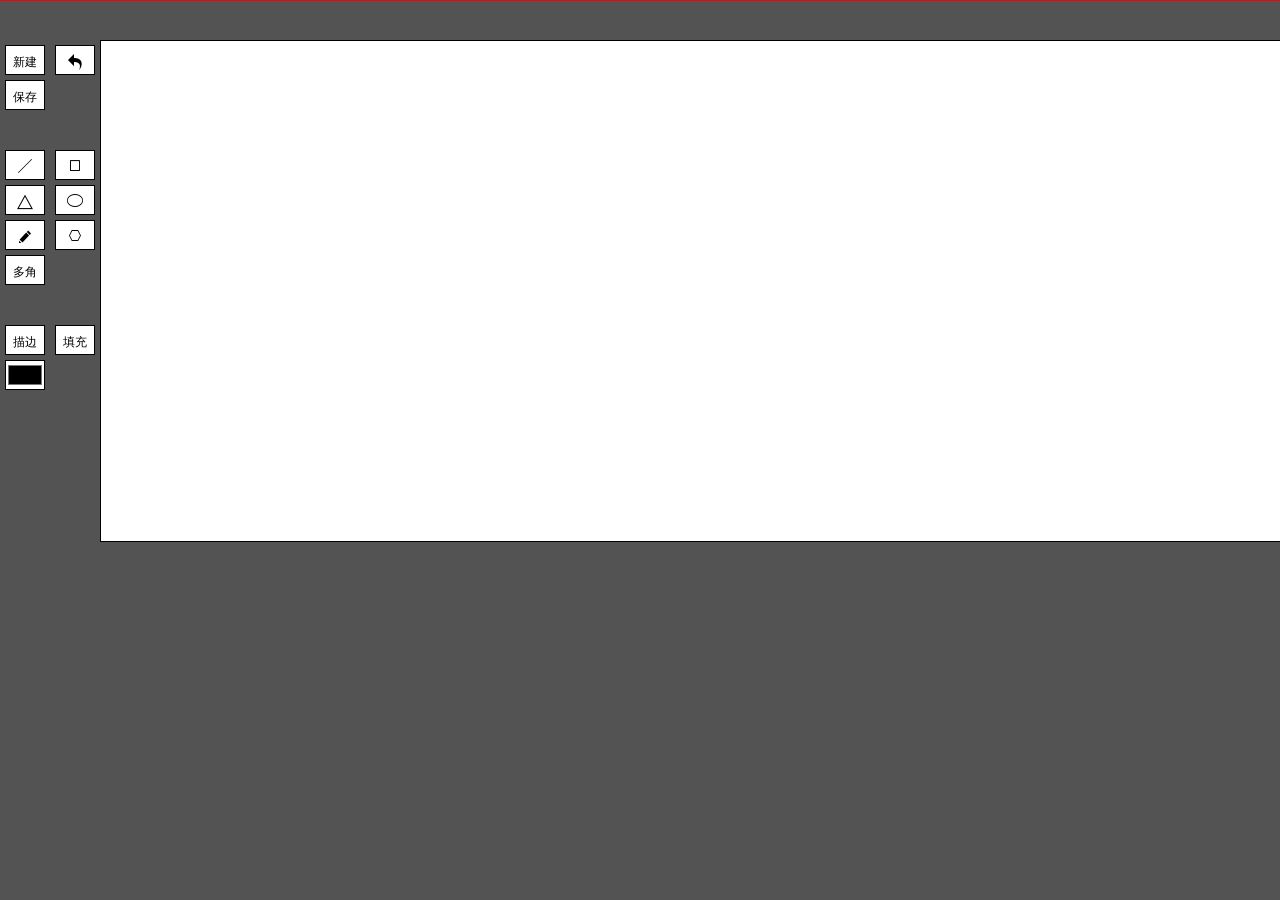
<file: 简化ps/index.html>
<!DOCTYPE html>
<html lang="en">
<head>
	<meta charset="UTF-8">
	<title>简化PS</title>
	<link rel="stylesheet" href="./css/index.css">
	<link rel="stylesheet" href="./css/iconfont.css">
</head>
<body style="background:#535353;">
	<canvas class="can" width="1200" height="500"></canvas>
	<div class="box">
	    <button id="xjhb">新建</button>
	    <button id="back" class="iconfont">&#xe60a;</button>
	    <button>保存</button>
	    <button style="border:0;background:#535353;"></button>

		<button id="hx" style="margin-top:40px;" class="iconfont">&#xe653;</button>
	    <button id="zfx" style="margin-top:40px;" class="iconfont">&#xe6dd;</button>
	    <button id="sjx" class="iconfont">&#xe675;</button>
	    <button id="yuan" class="iconfont">&#xe61a;</button>
	    <button id="qb" class="iconfont">&#xe634;</button>	
	    <button id="dbx" class="iconfont">&#xe6de;</button>
	    <button id="djx">多角</button>    
	    <button style="border:0;background:#535353;"></button> 

	    <button id="mb" style="margin-top:40px;">描边</button>
	    <button id="tc" style="margin-top:40px;">填充</button>
	    <input type="color" id="ys">
	    
	</div>	
	<div class="out"></div>
	<script src="./js/proto1.js"></script>
    <script src="./js/index.js"></script>
</body>
</html>
</file>
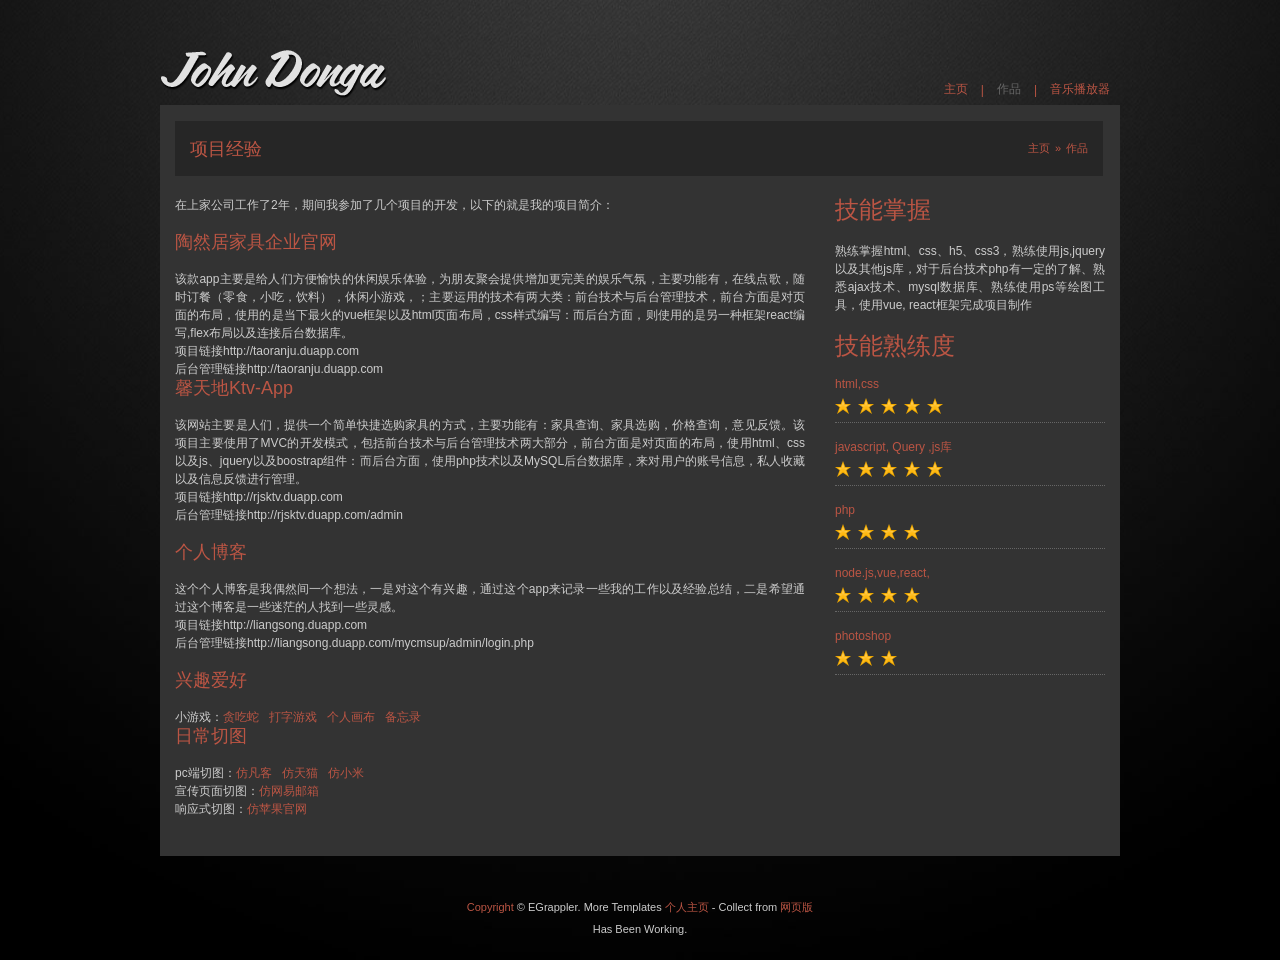
<file: about.html>
﻿<!DOCTYPE html PUBLIC "-//W3C//DTD XHTML 1.0 Transitional//EN" "http://www.w3.org/TR/xhtml1/DTD/xhtml1-transitional.dtd">
<html xmlns="http://www.w3.org/1999/xhtml">
<head>
    <meta http-equiv="Content-Type" content="text/html; charset=utf-8" />
    <title>梁松->个人主页</title>
    <link href="style/style.css" rel="stylesheet" type="text/css" />
</head>
<body>
    <!--wrapper start-->
    <div id="wrapper">
        <!--mainbody start-->
        <div id="mainbody">
            <div id="logo">
                <a href="index.html"></a>
            </div>
            <!--navigation start-->
            <div id="navigation">
                <div class="nav">
                    <ul>
                        <li><a href="index.html"><span>主页</span></a></li>
                        <li>|</li>
                        <li><a href="#" class="active"><span>作品</span></a></li>
                        <li>|</li>
                        <li><a href="work.html"><span>音乐播放器</span></a></li>
                    </ul>
                </div>
            </div>
            <!--navigation end-->
            <!--main start-->
            <div id="main">
                <!--about_page start-->
                <div class="about_page">
                    <!--about_items start-->
                    <div class="about_items">
                        <div class="grey_bar">
                            <!--breadcrumbs start-->
                            <div id="breadcrumbs">
                                <ul>
                                    <li><a href="index.html">主页</a></li>
                                    <li>» </li>
                                    <li>作品</li>
                                </ul>
                            </div>
                            <!--breadcrumbs end-->
                            <h2>
                                项目经验
                            </h2>
                        </div>
                        <p>
                            在上家公司工作了2年，期间我参加了几个项目的开发，以下的就是我的项目简介：<br />
                        </p>
                        <br />
                        <h2>
                            陶然居家具企业官网</h2>
                        <br />
                        <p>
                            该款app主要是给人们方便愉快的休闲娱乐体验，为朋友聚会提供增加更完美的娱乐气氛，主要功能有，在线点歌，随时订餐（零食，小吃，饮料），休闲小游戏，；主要运用的技术有两大类：前台技术与后台管理技术，前台方面是对页面的布局，使用的是当下最火的vue框架以及html页面布局，css样式编写：而后台方面，则使用的是另一种框架react编写,flex布局以及连接后台数据库。</p>
                            <a href="http://taoranju.duapp.com" style="color: #ccc">项目链接http://taoranju.duapp.com</a><br>
                            <a href="http://taoranju.duapp.com/mymvc/admin.php" style="color: #ccc">后台管理链接http://taoranju.duapp.com</a>
                        <br />
                        <h2>
                            馨天地ktv-app</h2>
                        <br />
                        <p>
                            该网站主要是人们，提供一个简单快捷选购家具的方式，主要功能有：家具查询、家具选购，价格查询，意见反馈。该项目主要使用了MVC的开发模式，包括前台技术与后台管理技术两大部分，前台方面是对页面的布局，使用html、css以及js、jquery以及boostrap组件：而后台方面，使用php技术以及MySQL后台数据库，来对用户的账号信息，私人收藏以及信息反馈进行管理。<br>
                            <a href="http://rjsktv.duapp.com" style="color: #ccc">项目链接http://rjsktv.duapp.com</a><br>
                            <a href="http://rjsktv.duapp.com/admin" style="color: #ccc">后台管理链接http://rjsktv.duapp.com/admin</a>
                        </p>
                        <br />
                        <h2>
                            个人博客</h2>
                        <br />
                        <p>
                            这个个人博客是我偶然间一个想法，一是对这个有兴趣，通过这个app来记录一些我的工作以及经验总结，二是希望通过这个博客是一些迷茫的人找到一些灵感。<br>
                            <a href="http://liangsong.duapp.com" style="color: #ccc">项目链接http://liangsong.duapp.com</a><br>
                            <a href="http://liangsong.duapp.com/mycmsup/admin/login.php" style="color: #ccc">后台管理链接http://liangsong.duapp.com/mycmsup/admin/login.php</a>

                        </p>
                        <br />
                        <h2>
                            兴趣爱好</h2>
                        <br />
                        <p>
                            小游戏：<a href="./小游戏/贪吃蛇/snack.html">贪吃蛇</a>&nbsp&nbsp&nbsp<a href="./小游戏/打字游戏/daziyouxi.html">打字游戏</a>&nbsp&nbsp&nbsp<a
                                href="./简化ps/index.html">个人画布</a>&nbsp&nbsp&nbsp<a href="./提醒事项/提醒事项.html">备忘录</a><br>
                        </p>
                        <h2>
                            日常切图</h2>
                        <br />
                        <p>
                            pc端切图：<a href="./梁松%20凡客/fanke.html">仿凡客</a>&nbsp&nbsp&nbsp<a href="./梁松%20天猫/天猫.html">仿天猫</a>&nbsp&nbsp&nbsp<a href="./小米梁松/小米.html">仿小米</a><br>
                            宣传页面切图：<a href="./邮箱/wangyiyouxiang.html">仿网易邮箱</a><br>
                            响应式切图：<a href="./苹果/index.html">仿苹果官网</a>
                        </p>
                        <br />
                    </div>
                    <!--about_items end-->
                    <!--Skills_items end-->
                    <div class="Skills_items">
                        <!--block start-->
                        <div class="block">
                            <h3>
                                技能掌握</h3>
                            <br />
                            <p>
                                熟练掌握html、css、h5、css3，熟练使用js,jquery以及其他js库，对于后台技术php有一定的了解、熟悉ajax技术、mysql数据库、熟练使用ps等绘图工具，使用vue, react框架完成项目制作
                            </p>
                        </div>
                        <!--block end-->
                        <div class="clearfix">
                        </div>
                        <br />
                        <!--block start-->
                        <div class="block">
                            <h3>
                                技能熟练度</h3>
                            <!--Skills_widget_items start-->
                            <div class="Skills_widget_items">
                                <!--Skills_widget_title start-->
                                <div class="Skills_widget_title">
                                    html,css
                                </div>
                                <!--Skills_widget_title end-->
                                <!--Skills_widget_stars start-->
                                <div class="Skills_widget_stars">
                                    <img class="widget_stars" src="images/star.png" width="16" height="16" alt="" />
                                    <img class="widget_stars" src="images/star.png" width="16" height="16" alt="" />
                                    <img class="widget_stars" src="images/star.png" width="16" height="16" alt="" />
                                    <img class="widget_stars" src="images/star.png" width="16" height="16" alt="" />
                                    <img class="widget_stars" src="images/star.png" width="16" height="16" alt="" />
                                </div>
                                <!--Skills_widget_stars end-->
                            </div>
                            <!--Skills_widget_items end-->
                            <div class="clearfix">
                            </div>
                            <!--Skills_widget_items start-->
                            <div class="Skills_widget_items">
                                <!--Skills_widget_title start-->
                                <div class="Skills_widget_title">
                                    javascript, Query ,js库
                                </div>
                                <!--Skills_widget_title end-->
                                <!--Skills_widget_stars start-->
                                <div class="Skills_widget_stars">
                                    <img class="widget_stars" src="images/star.png" width="16" height="16" alt="" />
                                    <img class="widget_stars" src="images/star.png" width="16" height="16" alt="" />
                                    <img class="widget_stars" src="images/star.png" width="16" height="16" alt="" />
                                    <img class="widget_stars" src="images/star.png" width="16" height="16" alt="" />
                                    <img class="widget_stars" src="images/star.png" width="16" height="16" alt="" />
                                </div>
                                <!--Skills_widget_stars end-->
                            </div>
                            <!--Skills_widget_items end-->
                            <div class="clearfix">
                            </div>
                            <!--Skills_widget_items start-->
                            <div class="Skills_widget_items">
                                <!--Skills_widget_title start-->
                                <div class="Skills_widget_title">
                                    php
                                </div>
                                <!--Skills_widget_title end-->
                                <!--Skills_widget_stars start-->
                                <div class="Skills_widget_stars">
                                    <img class="widget_stars" src="images/star.png" width="16" height="16" alt="" />
                                    <img class="widget_stars" src="images/star.png" width="16" height="16" alt="" />
                                    <img class="widget_stars" src="images/star.png" width="16" height="16" alt="" />
                                    <img class="widget_stars" src="images/star.png" width="16" height="16" alt="" />
                                </div>
                                <!--Skills_widget_stars end-->
                            </div>
                            <!--Skills_widget_items end-->
                            <div class="clearfix">
                            </div>
                            <!--Skills_widget_items start-->
                            <div class="Skills_widget_items">
                                <!--Skills_widget_title start-->
                                <div class="Skills_widget_title">
                                     node.js,vue,react,
                                </div>
                                <!--Skills_widget_title end-->
                                <!--Skills_widget_stars start-->
                                <div class="Skills_widget_stars">
                                    <img class="widget_stars" src="images/star.png" width="16" height="16" alt="" />
                                    <img class="widget_stars" src="images/star.png" width="16" height="16" alt="" />
                                    <img class="widget_stars" src="images/star.png" width="16" height="16" alt="" />
                                    <img class="widget_stars" src="images/star.png" width="16" height="16" alt="" />
                                </div>
                                <!--Skills_widget_stars end-->
                            </div>
                            <!--Skills_widget_items end-->
                            <div class="clearfix">
                            </div>
                            <!--Skills_widget_items start-->
                            <div class="Skills_widget_items">
                                <!--Skills_widget_title start-->
                                <div class="Skills_widget_title">
                                    photoshop
                                </div>
                                <!--Skills_widget_title end-->
                                <!--Skills_widget_stars start-->
                                <div class="Skills_widget_stars">
                                    <img class="widget_stars" src="images/star.png" width="16" height="16" alt="" />
                                    <img class="widget_stars" src="images/star.png" width="16" height="16" alt="" />
                                    <img class="widget_stars" src="images/star.png" width="16" height="16" alt="" />
                                </div>
                                <!--Skills_widget_stars end-->
                            </div>
                            <!--Skills_widget_items end-->
                        </div>
                        <!--block end-->
                    </div>
                    <!--Skills_items end-->
                </div>
                <!--about_page end-->
            </div>
            <!--main end-->
        </div>
        <!--mainboty end-->
    </div>
    <!--wrapper end-->
    <div class="clearfix">
    </div>
    <!--footer start-->
    <div id="footer">
        <p>
            <span><a href="#">Copyright</a> © EGrappler. More Templates <a href="#" target="_blank" title="个人主页">个人主页</a> - Collect from <a href="http://www.cssmoban.com/" title="网页版" target="_blank">网页版</a></span>
        </p>
        <p>
            <span>Has Been Working.</span></p>
        <div class="clearfix">
        </div>
    </div>
    <!--footer end-->
</body>
</html>
</file>
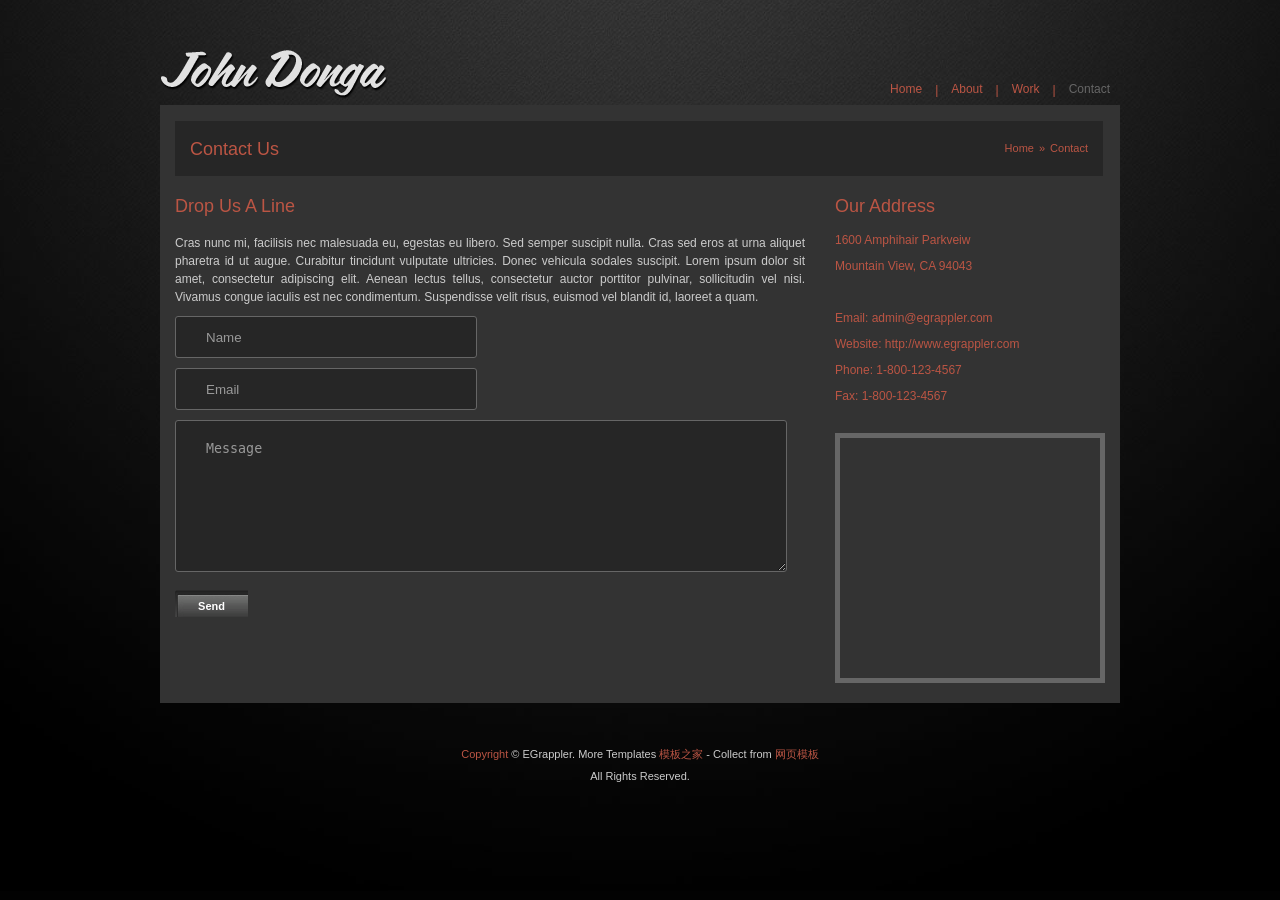
<file: contact.html>
﻿<!DOCTYPE html PUBLIC "-//W3C//DTD XHTML 1.0 Transitional//EN" "http://www.w3.org/TR/xhtml1/DTD/xhtml1-transitional.dtd">
<html xmlns="http://www.w3.org/1999/xhtml">
<head>
    <meta http-equiv="Content-Type" content="text/html; charset=utf-8" />
    <title>John Donga Portfolio->Contact</title>
    <link href="style/style.css" rel="stylesheet" type="text/css" />
    <script src="js/jquery.min.js" type="text/javascript"></script>
    <script src="js/template.js" type="text/javascript"></script>
</head>
<body>
    <!--wrapper start-->
    <div id="wrapper">
        <!--mainbody start-->
        <div id="mainbody">
            <div id="logo">
                <a href="index.html"></a>
            </div>
            <!--navigation start-->
            <div id="navigation">
                <div class="nav">
                    <ul>
                        <li><a href="index.html"><span>Home</span></a></li>
                        <li>|</li>
                        <li><a href="about.html"><span>About</span></a></li>
                        <li>|</li>
                        <li><a href="work.html"><span>Work</span></a></li>
                        <li>|</li>
                        <li><a href="#" class="active"><span>Contact</span></a></li>
                    </ul>
                </div>
            </div>
            <!--navigation end-->
            <!--main start-->
            <div id="main">
                <!--contact_page start-->
                <div class="contact_page">
                    <!--contact_items start-->
                    <div class="contact_items">
                        <!--grey_bar start-->
                        <div class="grey_bar">
                            <!--breadcrumbs start-->
                            <div id="breadcrumbs">
                                <ul>
                                    <li><a href="index.html">Home</a></li>
                                    <li>» </li>
                                    <li>Contact</li>
                                </ul>
                            </div>
                            <!--breadcrumbs end-->
                            <h2>
                                Contact Us
                            </h2>
                        </div>
                        <!--grey_bar end-->
                        <h2>
                            Drop Us A Line</h2>
                        <br />
                        <p>
                            Cras nunc mi, facilisis nec malesuada eu, egestas eu libero. Sed semper suscipit
                            nulla. Cras sed eros at urna aliquet pharetra id ut augue. Curabitur tincidunt vulputate
                            ultricies. Donec vehicula sodales suscipit. Lorem ipsum dolor sit amet, consectetur
                            adipiscing elit. Aenean lectus tellus, consectetur auctor porttitor pulvinar, sollicitudin
                            vel nisi. Vivamus congue iaculis est nec condimentum. Suspendisse velit risus, euismod
                            vel blandit id, laoreet a quam.</p>
                        <div class="formblock">
                            <input name="name" type="text" id="name" onclick="this.value=''" value="Name" />
                        </div>
                        <div class="formblock">
                            <input name="email" type="text" id="email" onclick="this.value=''" value="Email" />
                        </div>
                        <div class="formblock">
                            <textarea name="message" id="message" cols="" rows="" onclick="this.value=''" class="textarea">Message</textarea>
                            <div class="clearfix">
                            </div>
                            <br />
                            <div class="send_btn" id="send-message">
                                <a href="#">Send</a>
                            </div>
                            <img src="images/sending.gif" id="img-sending" alt="sending message..." />
                            <div id="mail-send-msg">
                            </div>
                        </div>
                    </div>
                    <!--contact_items end-->
                    <!--contact_sidebar end-->
                    <div class="contact_sidebar">
                        <!--address start-->
                        <div id="address">
                            <h2>
                                Our Address</h2>
                            <ul>
                                <li>1600 Amphihair Parkveiw</li>
                                <li>Mountain View, CA 94043</li>
                                <li>
                                    <br />
                                </li>
                                <li>Email: <a href="#">admin@egrappler.com</a></li>
                                <li>Website: <a href="#">http://www.egrappler.com</a></li>
                                <li>Phone: 1-800-123-4567</li>
                                <li>Fax: 1-800-123-4567</li>
                            </ul>
                        </div>
                        <!--address end-->
                        <div class="clearfix">
                        </div>
                        <!--map start-->
                        <div class="map">
                            <iframe width="260" height="240" frameborder="0" scrolling="no" marginheight="0"
                                marginwidth="0" src="http://maps.google.be/maps?f=q&amp;source=s_q&amp;hl=nl&amp;geocode=&amp;q=Apple+Inc,+Infinite+Loop,+Cupertino,+Calif,+United+States&amp;aq=0&amp;sll=50.805935,4.432983&amp;sspn=8.007705,23.939209&amp;vpsrc=6&amp;ie=UTF8&amp;hq=Apple+Inc,&amp;hnear=Infinite+Loop,+Cupertino,+California+95014,+Verenigde+Staten&amp;ll=37.329662,-122.031112&amp;spn=0.006295,0.006295&amp;output=embed">
                            </iframe>
                        </div>
                        <!--map end-->
                    </div>
                    <!--contact_sidebar end-->
                </div>
                <!--contact_page end-->
            </div>
            <!--main end-->
        </div>
        <!--mainboty end-->
    </div>
    <!--wrapper end-->
    <div class="clearfix">
    </div>
    <!--footer start-->
    <div id="footer">
        <p>
            <span><a href="#">Copyright</a> © EGrappler. More Templates <a href="http://www.cssmoban.com/" target="_blank" title="模板之家">模板之家</a> - Collect from <a href="http://www.cssmoban.com/" title="网页模板" target="_blank">网页模板</a></span>
        </p>
        <p>
            <span>All Rights Reserved.</span></p>
        <div class="clearfix">
        </div>
    </div>
    <!--footer end-->
</body>
</html>
</file>
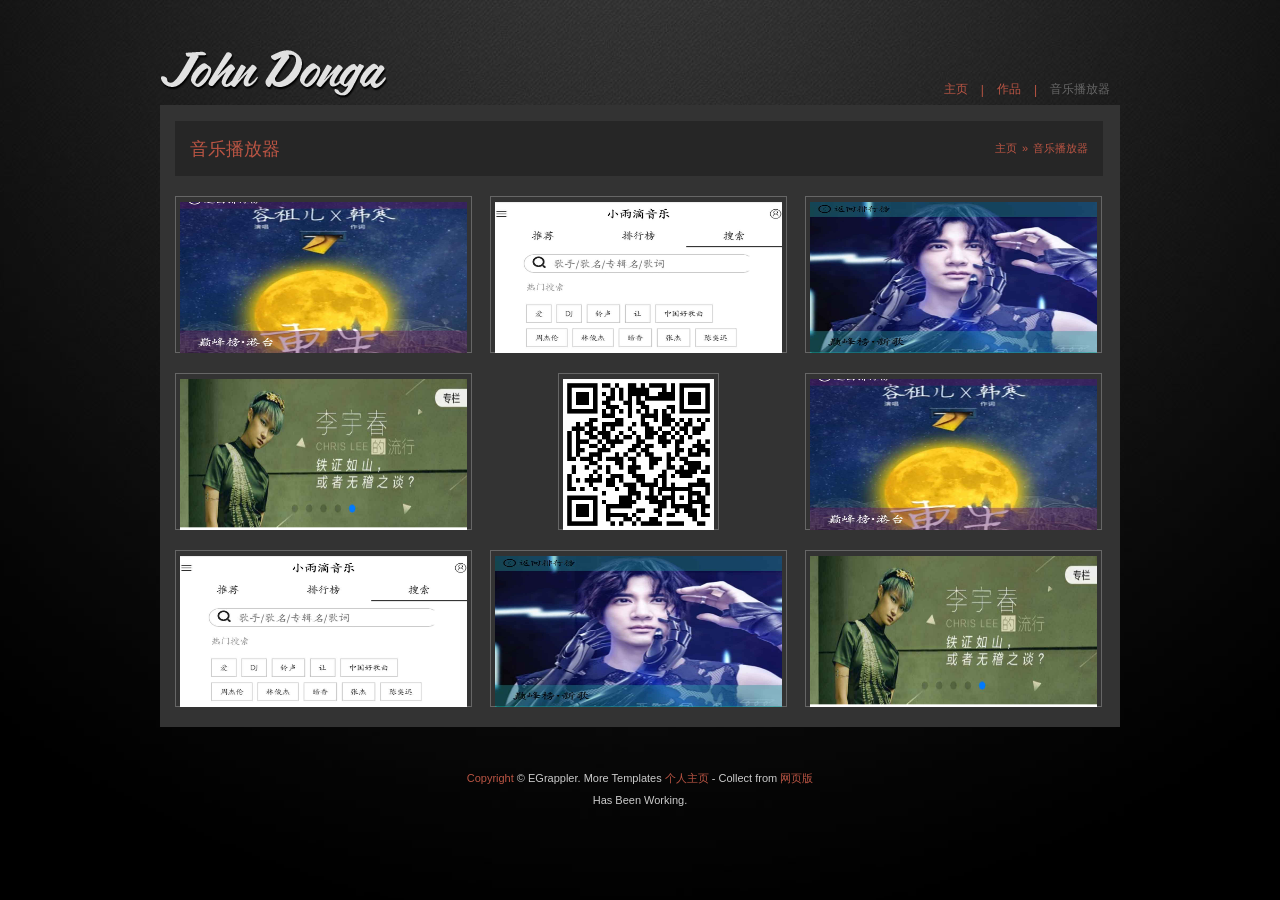
<file: work.html>
﻿<!DOCTYPE html PUBLIC "-//W3C//DTD XHTML 1.0 Transitional//EN" "http://www.w3.org/TR/xhtml1/DTD/xhtml1-transitional.dtd">
<html xmlns="http://www.w3.org/1999/xhtml">
<head>
    <meta http-equiv="Content-Type" content="text/html; charset=utf-8" />
    <title>梁松->个人主页</title>
    <link href="style/style.css" rel="stylesheet" type="text/css" />
    <!--gallery-->
    <script src="js/jquery.min.js" type="text/javascript"></script>
    <script type="text/javascript" src="jquery.fancybox-1.3.4/fancybox/jquery.mousewheel-3.0.4.pack.js"></script>
    <script type="text/javascript" src="jquery.fancybox-1.3.4/fancybox/jquery.fancybox-1.3.4.pack.js"></script>
    <link rel="stylesheet" type="text/css" href="jquery.fancybox-1.3.4/fancybox/jquery.fancybox-1.3.4.css"
        media="screen" />
    <script type="text/javascript">
        $(document).ready(function () {

            $("a[rel=example_group]").fancybox({
                'transitionIn': 'none',
                'transitionOut': 'none',
                'titlePosition': 'over',
                'titleFormat': function (title, currentArray, currentIndex, currentOpts) {
                    return '<span id="fancybox-title-over">Image ' + (currentIndex + 1) + ' / ' + currentArray.length + (title.length ? ' &nbsp; ' + title : '') + '</span>';
                }
            });

        });
    </script>
    <!--gallery-->
</head>
<body>
    <!--wrapper start-->
    <div id="wrapper">
        <!--mainbody start-->
        <div id="mainbody">
            <div id="logo">
                <a href="index.html"></a>
            </div>
            <!--navigation start-->
            <div id="navigation">
                <div class="nav">
                    <ul>
                        <li><a href="index.html"><span>主页</span></a></li>
                        <li>|</li>
                        <li><a href="about.html"><span>作品</span></a></li>
                        <li>|</li>
                        <li><a href="#" class="active"><span>音乐播放器</span></a></li>
                    </ul>
                </div>
            </div>
            <!--navigation end-->
            <!--main start-->
            <div id="main">
                <!--work_items start-->
                <div class="work_items">
                    <div class="grey_bar">
                        <!--breadcrumbs start-->
                        <div id="breadcrumbs">
                            <ul>
                                <li><a href="index.html">主页</a></li>
                                <li>» </li>
                                <li>音乐播放器</li>
                            </ul>
                        </div>
                        <!--breadcrumbs end-->
                        <h2>
                            <a href="https://lxyisme.github.io/#/home">音乐播放器</a>
                        </h2>
                    </div>
                    <div class="clearfix">
                    </div>
                    <!--work_gallery start-->
                    <div id="work_gallery">
                        <!--pro_items start-->
                        <div class="pro_items">
                            <a rel="example_group" class="gallery-box" href="jquery.fancybox-1.3.4/example/work_itmes_img01_b.png"
                                title="Lorem ipsum dolor sit amet" style="width: 287px;height: 151px;">
                                <img alt="" src="jquery.fancybox-1.3.4/example/work_itmes_img01_s.png" style="width: 287px;height: 151px;"/></a>
                            <a rel="example_group" class="gallery-box" href="jquery.fancybox-1.3.4/example/work_itmes_img02_b.png"
                                title="Lorem ipsum dolor sit amet" style="width: 287px;height: 151px;">
                                <img alt="" src="jquery.fancybox-1.3.4/example/work_itmes_img02_s.png" style="width: 287px;height: 151px;"/></a>
                            <a rel="example_group" class="gallery-box nomargingright" href="jquery.fancybox-1.3.4/example/work_itmes_img03_b.png"
                                title="Lorem ipsum dolor sit amet" style="width: 287px;height: 151px;">
                                <img alt="" src="jquery.fancybox-1.3.4/example/work_itmes_img03_s.png" style="width: 287px;height: 151px;"/></a>
                        </div>
                        <!--pro_items end-->
                        <!--pro_items start-->
                        <div class="pro_items">
                            <a rel="example_group" class="gallery-box" href="jquery.fancybox-1.3.4/example/work_itmes_img04_b.png"
                                title="Lorem ipsum dolor sit amet" style="width: 287px;height: 151px;">
                                <img alt="" src="jquery.fancybox-1.3.4/example/work_itmes_img04_s.png" style="width: 287px;height: 151px;"/></a>
                            <a rel="example_group" class="gallery-box box1" href="jquery.fancybox-1.3.4/example/work_itmes_img05_b.png"
                                title="Lorem ipsum dolor sit amet" style="width: 151px;height: 151px;">
                                <img alt="" src="jquery.fancybox-1.3.4/example/work_itmes_img05_b.png" style="width: 151px;height: 151px;"/></a>
                            <a rel="example_group" class="gallery-box nomargingright" href="jquery.fancybox-1.3.4/example/work_itmes_img01_b.png"
                                title="Lorem ipsum dolor sit amet" style="width: 287px;height: 151px;">
                                <img alt="" src="jquery.fancybox-1.3.4/example/work_itmes_img01_s.png" style="width: 287px;height: 151px;"/></a>
                        </div>
                        <!--pro_items end-->
                        <!--pro_items start-->
                        <div class="pro_items">
                            <a rel="example_group" class="gallery-box" href="jquery.fancybox-1.3.4/example/work_itmes_img02_b.png"
                                title="Lorem ipsum dolor sit amet" style="width: 287px;height: 151px;">
                                <img alt="" src="jquery.fancybox-1.3.4/example/work_itmes_img02_s.png" style="width: 287px;height: 151px;" /></a>
                            <a rel="example_group" class="gallery-box" href="jquery.fancybox-1.3.4/example/work_itmes_img03_b.png"
                                title="Lorem ipsum dolor sit amet" style="width: 287px;height: 151px;">
                                <img alt="" src="jquery.fancybox-1.3.4/example/work_itmes_img03_s.png" style="width: 287px;height: 151px;"/></a>
                            <a rel="example_group" class="gallery-box nomargingright" href="jquery.fancybox-1.3.4/example/work_itmes_img05_b.png"
                                title="Lorem ipsum dolor sit amet" style="width: 287px;height: 151px;">
                                <img alt="" src="jquery.fancybox-1.3.4/example/work_itmes_img04_s.png" style="width: 287px;height: 151px;"/></a>
                        </div>
                        <!--pro_items end-->
                        <div class="clearfix">
                        </div>
                        <!--pro_items start-->
                        <!--pro_items end-->
                        <!--pro_items start-->
                        <!--pro_items end-->
                        <!--pro_items start-->
                        <!--pro_items end-->
                    </div>
                    <!--work_gallery end-->
                </div>
                <!--work_items end-->
            </div>
            <!--main end-->
        </div>
        <!--mainbody end-->
    </div>
    <!--wrapper end-->
    <div class="clearfix">
    </div>
    <!--footer start-->
    <div id="footer">
        <p>
            <span><a href="#">Copyright</a> © EGrappler. More Templates <a href="#" target="_blank" title="模板之家">个人主页</a> - Collect from <a href="#" title="网页模板" target="_blank">网页版</a></span>
        </p>
        <p>
            <span>Has Been Working.</span></p>
        <div class="clearfix">
        </div>
    </div>
    <!--footer end-->
</body>
</html>
</file>
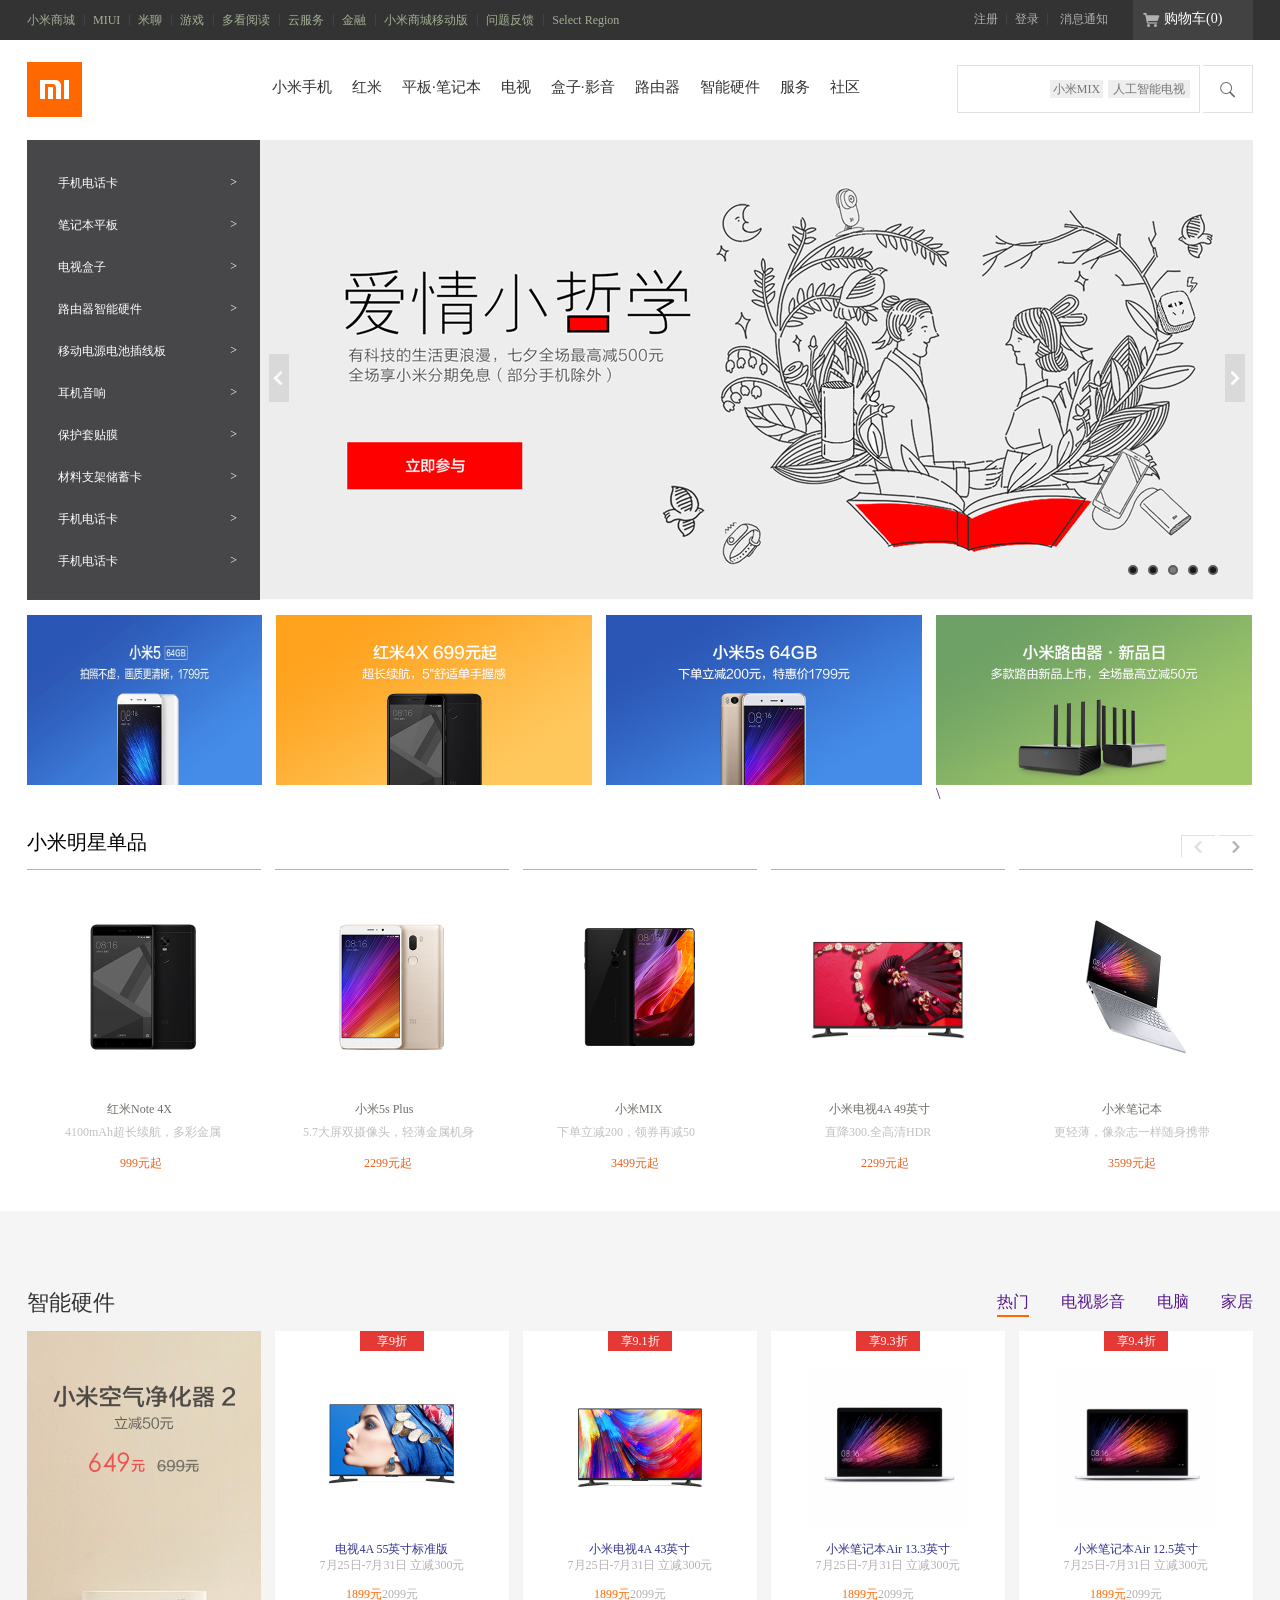
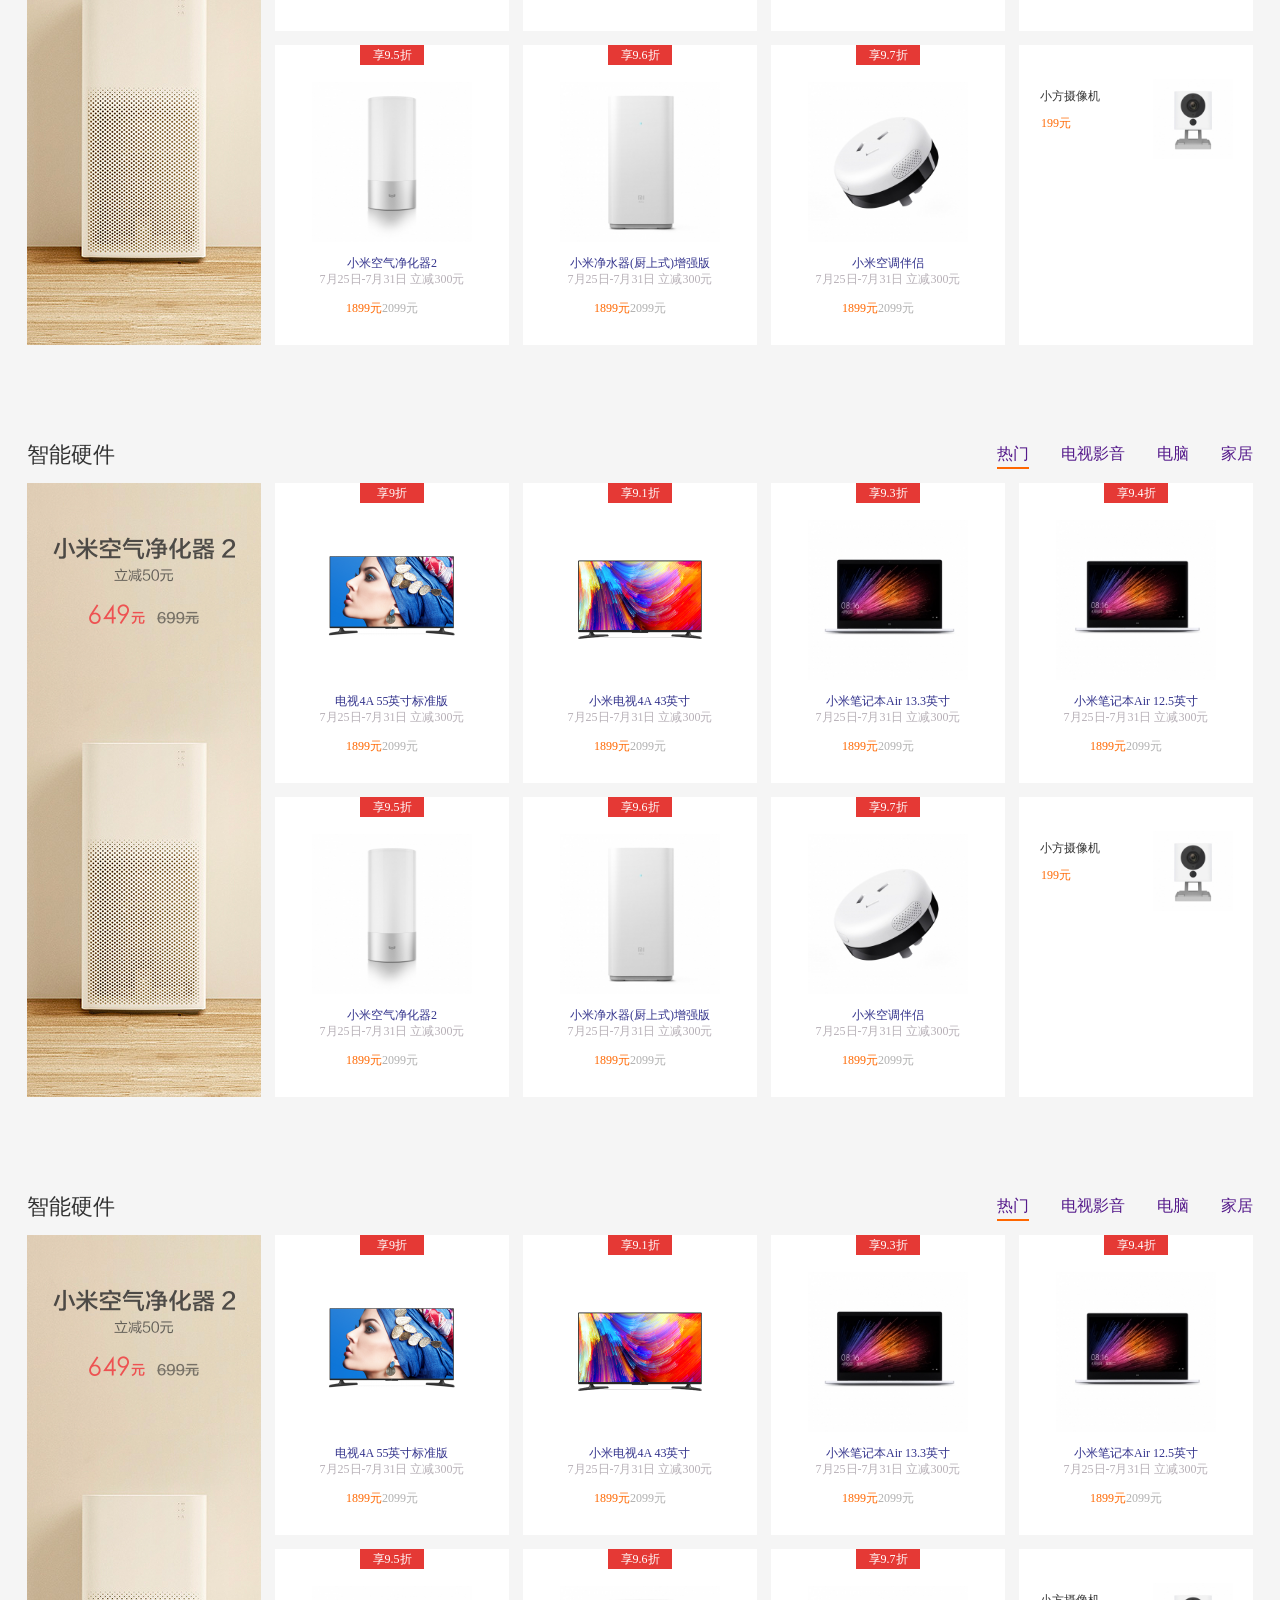
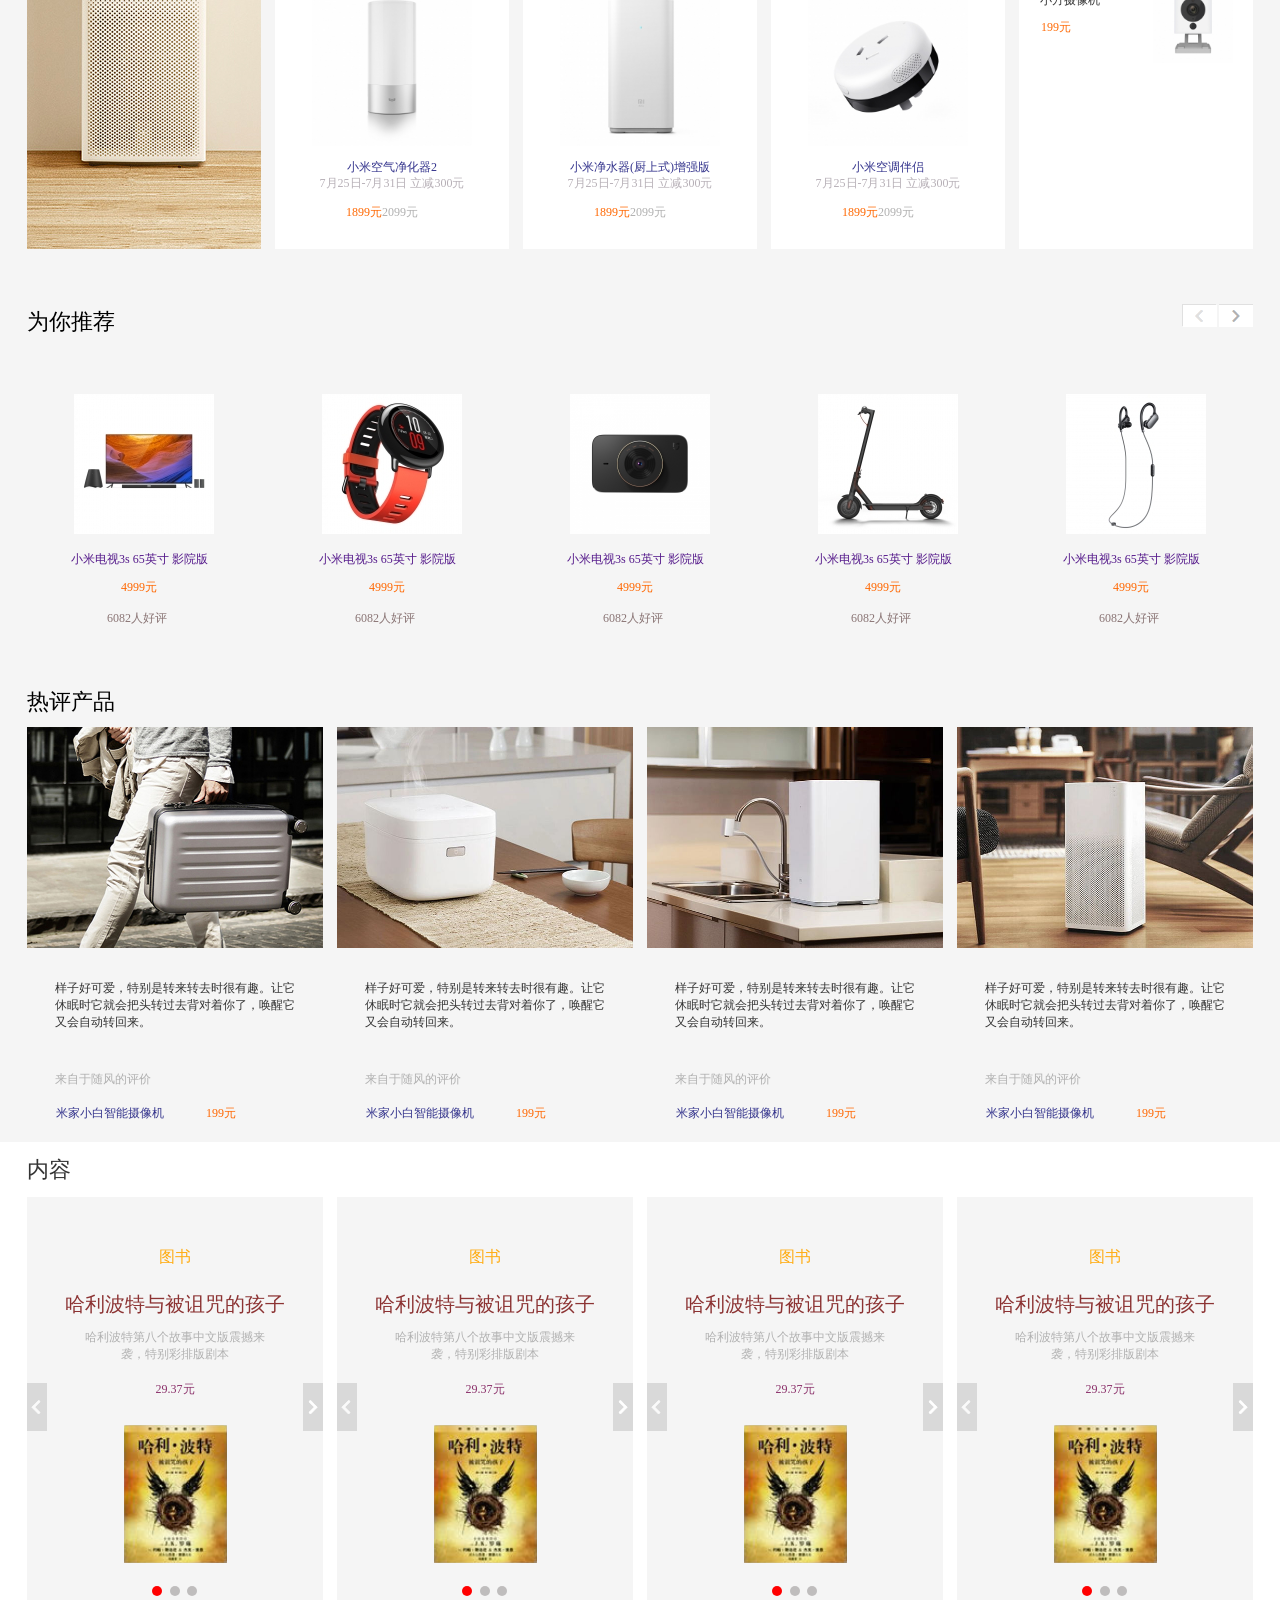
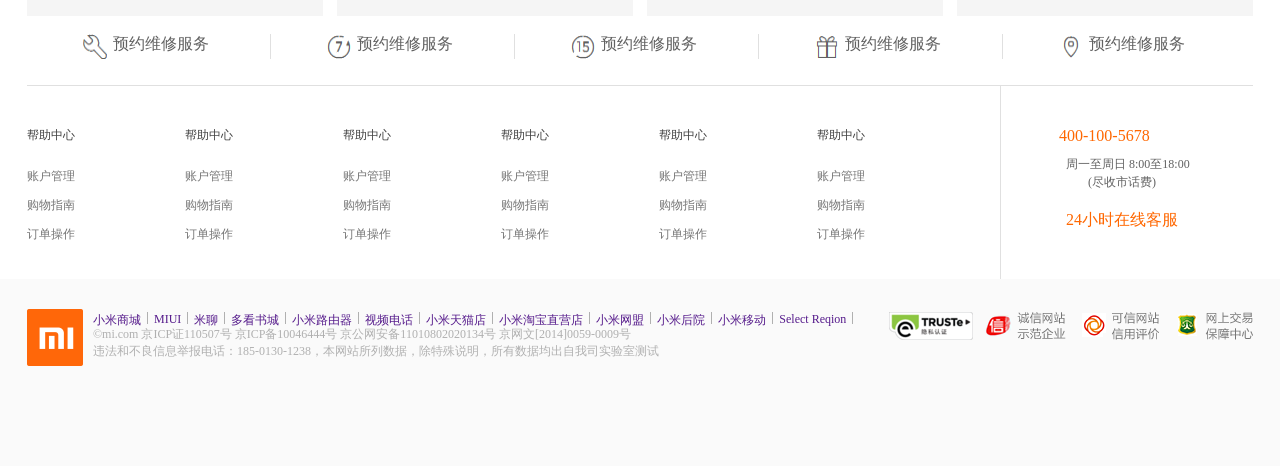
<file: 小米梁松/小米.html>
<!DOCTYPE html>
<html lang="en">
<head>
    <meta charset="utf-8">
    <link rel="stylesheet" href="css/小米.css">
    <link rel="stylesheet" href="iconfont/iconfont.css">
    <script src="js/jquery.min.js"></script>
    <script src="js/xiaomi.js"></script>
    <script src="js/animate(2).js"></script>
    <script src="js/xiaomi2.js"></script>
</head>
<!-- 头部开始 -->
<header>
    <main>
        <div class="touzuo">
            <ul class="xiaomi">
                <li class="z1"><a href="">小米商城</a></li>
                <li><a href="">MIUI</a></li>
                <li><a href="">米聊</a></li>
                <li><a href="">游戏</a></li>
                <li><a href="">多看阅读</a></li>
                <li><a href="">云服务</a></li>
                <li><a href="">金融</a></li>
                <li><a href="">小米商城移动版</a></li>
                <li><a href="">问题反馈</a></li>
                <li class="zs2"><a href="">Select Region</a></li>
            </ul>
        </div>
        <div class="gouwuche">
            <a href="">
                <div class="iconfont icon-gouwuche"></div>
            </a>
            <p>购物车(0)</p>
            <div class="yincang-gouwu">购物车中还没有商品，赶紧选购吧！</div>
            <div class="baise"></div>
        </div>
        <div class="touyou">
            <ul class="youzi">
                <li class="q01"><a href="">注册</a></li>
                <li class="q02"><a href="">登录</a></li>
                <li class="q03"><a href="">消息通知</a></li>
            </ul>
        </div>
    </main>
</header>
<!-- 导航 -->
<div class="nav">
    <main>
        <div class="logo"></div>
        <nav class="navzhong">
            <div class="navzi">
                <ul class="nav-8">
                    <li class="active"><a href="">小米手机</a>
                    </li>
                    <li class="active1"><a href="">红米</a>
                    </li>
                    <li class="active2"><a href="">平板·笔记本</a>
                    </li>
                    <li class="active3"><a href="">电视</a>
                    </li>
                    <li class="active4"><a href="">盒子·影音</a>
                    </li>
                    <li class="active5"><a href="">路由器</a>
                    </li>
                    <li class="active6"><a href="">智能硬件</a>
                    </li>
                    <li><a href="">服务</a></li>
                    <li class="shwqu"><a href="">社区</a></li>
                </ul>
                <div class="yincang">
                    <main class="yin">
                        <ul class="yin-1">
                            <li class="yin-2 active">
                                <ul>
                                    <li>
                                        <img src="img/智能2.png" alt="">
                                    </li>
                                    <li>
                                        <img src="img/智能2.png" alt="">
                                    </li>
                                    <li>
                                        <img src="img/智能2.png" alt="">
                                    </li>
                                    <li>
                                        <img src="img/智能2.png" alt="">
                                    </li>
                                    <li>
                                        <img src="img/智能2.png" alt="">
                                    </li>
                                    <li>
                                        <img src="img/智能2.png" alt="">
                                    </li>
                                </ul>
                            </li>
                            <li class="yin-2">
                                <ul>
                                    <li>
                                        <img src="img/智能3.png" alt="">
                                    </li>
                                    <li>
                                        <img src="img/智能3.png" alt="">
                                    </li>
                                    <li>
                                        <img src="img/智能3.png" alt="">
                                    </li>
                                    <li>
                                        <img src="img/智能3.png" alt="">
                                    </li>
                                    <li>
                                        <img src="img/智能3.png" alt="">
                                    </li>
                                    <li>
                                        <img src="img/智能3.png" alt="">
                                    </li>
                                </ul>
                            </li>
                            <li class="yin-2">
                                <ul>
                                    <li>
                                        <img src="img/6.png" alt="">
                                    </li>
                                    <li>
                                        <img src="img/6.png" alt="">
                                    </li>
                                    <li>
                                        <img src="img/6.png" alt="">
                                    </li>
                                    <li>
                                        <img src="img/6.png" alt="">
                                    </li>
                                    <li>
                                        <img src="img/6.png" alt="">
                                    </li>
                                    <li>
                                        <img src="img/6.png" alt="">
                                    </li>
                                </ul>
                            </li>
                            <li class="yin-2">
                                <ul>
                                    <li>
                                        <img src="img/5.png" alt="">
                                    </li>
                                    <li>
                                        <img src="img/5.png" alt="">
                                    </li>
                                    <li>
                                        <img src="img/5.png" alt="">
                                    </li>
                                    <li>
                                        <img src="img/5.png" alt="">
                                    </li>
                                    <li>
                                        <img src="img/5.png" alt="">
                                    </li>
                                    <li>
                                        <img src="img/5.png" alt="">
                                    </li>
                                </ul>
                            </li>
                            <li class="yin-2">
                                <ul>
                                    <li>
                                        <img src="img/7.png" alt="">
                                    </li>
                                    <li>
                                        <img src="img/7.png" alt="">
                                    </li>
                                    <li>
                                        <img src="img/7.png" alt="">
                                    </li>
                                    <li>
                                        <img src="img/7.png" alt="">
                                    </li>
                                    <li>
                                        <img src="img/7.png" alt="">
                                    </li>
                                    <li>
                                        <img src="img/7.png" alt="">
                                    </li>
                                </ul>
                            </li>
                            <li class="yin-2">
                                <ul>
                                    <li>
                                        <img src="img/section2-2.png" alt="">
                                    </li>
                                    <li>
                                        <img src="img/section2-2.png" alt="">
                                    </li>
                                    <li>
                                        <img src="img/section2-2.png" alt="">
                                    </li>
                                    <li>
                                        <img src="img/section2-2.png" alt="">
                                    </li>
                                    <li>
                                        <img src="img/section2-2.png" alt="">
                                    </li>
                                    <li>
                                        <img src="img/section2-2.png" alt="">
                                    </li>
                                </ul>
                            </li>
                            <li class="yin-2">
                                <ul>
                                    <li>
                                        <img src="img/section2-1.png" alt="">
                                    </li>
                                    <li>
                                        <img src="img/section2-1.png" alt="">
                                    </li>
                                    <li>
                                        <img src="img/section2-1.png" alt="">
                                    </li>
                                    <li>
                                        <img src="img/section2-1.png" alt="">
                                    </li>
                                    <li>
                                        <img src="img/section2-1.png" alt="">
                                    </li>
                                    <li>
                                        <img src="img/section2-1.png" alt="">
                                    </li>
                                </ul>
                            </li>
                        </ul>
                    </main>
                </div>
            </div>
        </nav>
        <div class="navyou">
            <input type="text" class="navyou1">
            <a href="" id="ziti1">小米MIX</a>
            <a href="" id="ziti2">人工智能电视</a>
            <div class="navyou2">
                <a href="">
                    <div class="iconfont icon-fangdajing"></div>
                </a>
            </div>
        </div>
    </main>

</div>

<!-- 大图 -->
<aside class="datu">
    <main>
        <div class="datuzhong">
            <ul>
                <li class="active">
                    <a href="">
                        <img src="img/xmdt.jpg" alt="" class="active">
                    </a>
                </li>
                <li>
                    <a href="">
                        <img src="img/xmad_15036346601839_FecjP.jpg" alt="">
                    </a>
                </li>
                <li>
                    <a href="">
                        <img src="img/xmad_15036473252135_sZQzg.jpg" alt="">
                    </a>
                </li>
                <li>
                    <a href="">
                        <img src="img/xmad_15036562684601_ufISR.jpg" alt="">
                    </a>
                </li>
                <li>
                    <a href="">
                        <img src="img/xmao_15036556971548_veyPq.jpg" alt="">
                    </a>
                </li>
            </ul>
        </div>
        <div class="lunbodian">
            <ul>
                <li class="active"></li>
                <li></li>
                <li></li>
                <li></li>
                <li></li>
            </ul>
        </div>
        <div class="cebanner">
            <ul>
                <li>
                    <span class="span2">手机电话卡</span>
                    <span class="span1"> > </span>
                    <div class="erjixuanxiang">
                        <img src="img/6.png" alt="">
                        <img src="img/6.png" alt="">
                        <img src="img/6.png" alt="">
                        <img src="img/6.png" alt="">
                    </div>
                </li>
                <li>
                    <span class="span2">笔记本平板</span>
                    <span class="span1"> > </span>
                    <div class="erjixuanxiang">
                        <img src="img/7.png" alt="">
                        <img src="img/7.png" alt="">
                        <img src="img/7.png" alt="">
                        <img src="img/7.png" alt="">
                    </div>
                </li>
                <li>
                    <span class="span2">电视盒子</span>
                    <span class="span1"> > </span>
                    <div class="erjixuanxiang">
                        <img src="img/8.png" alt="">
                        <img src="img/8.png" alt="">
                        <img src="img/8.png" alt="">
                        <img src="img/8.png" alt="">
                    </div>
                </li>
                <li>
                    <span class="span2">路由器智能硬件</span>
                    <span class="span1"> > </span>
                    <div class="erjixuanxiang">
                        <img src="img/section2-1.png" alt="">
                        <img src="img/section2-1.png" alt="">
                        <img src="img/section2-1.png" alt="">
                        <img src="img/section2-1.png" alt="">
                    </div>
                </li>
                <li>
                    <span class="span2">移动电源电池插线板</span>
                    <span class="span1"> > </span>
                    <div class="erjixuanxiang">
                        <img src="img/6.png" alt="">
                        <img src="img/6.png" alt="">
                        <img src="img/6.png" alt="">
                        <img src="img/6.png" alt="">
                    </div>
                </li>
                <li>
                    <span class="span2">耳机音响</span>
                    <span class="span1"> > </span>
                    <div class="erjixuanxiang">
                        <img src="img/section2-3.png" alt="">
                        <img src="img/section2-3.png" alt="">
                        <img src="img/section2-3.png" alt="">
                        <img src="img/section2-3.png" alt="">
                    </div>
                </li>
                <li>
                    <span class="span2">保护套贴膜</span>
                    <span class="span1"> > </span>
                    <div class="erjixuanxiang">
                        <img src="img/6.png" alt="">
                        <img src="img/6.png" alt="">
                        <img src="img/6.png" alt="">
                        <img src="img/6.png" alt="">
                    </div>
                </li>
                <li>
                    <span class="span2">材料支架储蓄卡</span>
                    <span class="span1"> > </span>
                    <div class="erjixuanxiang">
                        <img src="img/6.png" alt="">
                        <img src="img/6.png" alt="">
                        <img src="img/6.png" alt="">
                        <img src="img/6.png" alt="">
                    </div>
                </li>
                <li>
                    <span class="span2">手机电话卡</span>
                    <span class="span1"> > </span>
                    <div class="erjixuanxiang">
                        <img src="img/5.png" alt="">
                        <img src="img/5.png" alt="">
                        <img src="img/5.png" alt="">
                        <img src="img/5.png" alt="">
                    </div>
                </li>
                <li>
                    <span class="span2">手机电话卡</span>
                    <span class="span1"> > </span>
                    <div class="erjixuanxiang">
                        <img src="img/7.png" alt="">
                        <img src="img/7.png" alt="">
                        <img src="img/7.png" alt="">
                        <img src="img/7.png" alt="">
                    </div>
                </li>
            </ul>
        </div>
        <div class="zuojian">
            <img src="img/section7-zuo1.png" alt="" class="zuojian1">
            <img src="img/section7-zuo2.png" alt="" class="zuojian2">
        </div>
        <div class="zuoyou">
            <img src="img/section7-you1.png" alt="" class="zouyou1">
            <img src="img/section7-you2.png" alt="" class="zuoyou2">
        </div>
    </main>
</aside>
<!-- 热门商品 -->
<div class="re1">
    <div class="re2">
        <a href="" class="tu1">
            <img src="img/xuangou1.png" alt="">
        </a>
    </div>
    <div class="re3">
        <a href="" class="tu2">
            <img src="img/2.jpg" alt="" class="m2">
        </a>
    </div>
    <div class="re4">
        <a href="" class="tu3">
            <img src="img/3.jpg" alt="" class="m3">
        </a>
    </div>
    <div class="re5">
        <a href="" class="tu3">
            <img src="img/4.jpg" alt="" class="m4">\
        </a>
    </div>
</div>
<!-- 明星单品 -->
<div class="mxdp">
    <span class="mxzi">小米明星单品</span>
    <div class="mxzi1">
        <div id="zuo">
            <img src="img/zuoyou3.png" alt="">
        </div>
        <div id="you">
            <img src="img/zuoyou.png" alt="">
        </div>
    </div>
</div>
<div class="mxdp1">
    <ul class="mingxing0">
        <li class="mingxing active">
            <ul class="mmp">
                <li><a href="">
                    <img src="img/5.png" alt="">
                    <a href="" id="hm">
                        <span class="hm1">红米Note 4X</span>
                    </a>
                    <span class="hm2">4100mAh超长续航，多彩金属</span>
                    <span class="hm3">999元起</span>
                </a></li>
                <li><a href="">
                    <img src="img/6.png" alt="">
                    <a href="" id="hm">
                        <span class="hm4">小米5s Plus</span>
                    </a>
                    <span class="hm5">5.7大屏双摄像头，轻薄金属机身</span>
                    <span class="hm6">2299元起</span>
                </a></li>
                <li><a href="">
                    <img src="img/7.png" alt="">
                    <a href="" id="hm">
                        <span class="hm7">小米MIX</span>
                    </a>
                    <span class="hm8">下单立减200，领券再减50</span>
                    <span class="hm9">3499元起</span>
                </a></li>
                <li><a href="">
                    <img src="img/8.png" alt="">
                    <a href="" id="hm">
                        <span class="hm11">小米电视4A 49英寸</span>
                    </a>
                    <span class="hm12">直降300.全高清HDR</span>
                    <span class="hm13">2299元起</span>
                </a></li>
                <li class="nnd1"><a href="">
                    <img src="img/9.png" alt="">
                    <a href="" id="hm">
                        <span class="hm14">小米笔记本</span>
                    </a>
                    <span class="hm15">更轻薄，像杂志一样随身携带</span>
                    <span class="hm16">3599元起</span>
                </a></li>
            </ul>
        </li>
        <li class="mingxing">
            <ul class="mmp">
                <li><a href="">
                    <img src="img/5.png" alt="">
                    <a href="" id="hm">
                        <span class="hm1">红米Note 4X</span>
                    </a>
                    <span class="hm2">4100mAh超长续航，多彩金属</span>
                    <span class="hm3">999元起</span>
                </a></li>
                <li><a href="">
                    <img src="img/6.png" alt="">
                    <a href="" id="hm">
                        <span class="hm4">小米5s Plus</span>
                    </a>
                    <span class="hm5">5.7大屏双摄像头，轻薄金属机身</span>
                    <span class="hm6">2299元起</span>
                </a></li>
                <li><a href="">
                    <img src="img/7.png" alt="">
                    <a href="" id="hm">
                        <span class="hm7">小米MIX</span>
                    </a>
                    <span class="hm8">下单立减200，领券再减50</span>
                    <span class="hm9">3499元起</span>
                </a></li>
                <li><a href="">
                    <img src="img/8.png" alt="">
                    <a href="" id="hm">
                        <span class="hm11">小米电视4A 49英寸</span>
                    </a>
                    <span class="hm12">直降300.全高清HDR</span>
                    <span class="hm13">2299元起</span>
                </a></li>
                <li class="nnd1"><a href="">
                    <img src="img/9.png" alt="">
                    <a href="" id="hm">
                        <span class="hm14">小米笔记本</span>
                    </a>
                    <span class="hm15">更轻薄，像杂志一样随身携带</span>
                    <span class="hm16">3599元起</span>
                </a></li>
            </ul>
        </li>
    </ul>
</div>
<!-- 智能硬件 -->
<aside class="zhineng1">
    <main>
        <span class="zhineng2">智能硬件</span>
        <ul class="zhinengtext">
            <li class="aa">
                <a href="" class="zhineng3"><span>热门</span></a>
            </li>
            <li>
                <a href="" class="zhineng4"><span>电视影音</span></a>
            </li>
            <li>
                <a href="" class="zhineng5"><span>电脑</span></a>
            </li>
            <li>
                <a href="" class="zhineng6"><span>家居</span></a>
            </li>
        </ul>
        <div class="zhintu">
            <a href="" class="znsp1">
                <img src="img/智能1.jpg" alt="" class="e1">
            </a>
            <div class="youce">
                <ul class="znsp00">
                    <li class="w1">
                        <div class="znsp0-0">享9折</div>
                        <a href="" class="e2">
                            <img src="img/智能2.png" alt="" class="e3">
                            <span class="znsp0-0-1">电视4A 55英寸标准版</span>
                        </a>
                        <span class="znsp0-0-0-1">7月25日-7月31日 立减300元</span>
                        <span class="znsp0-0-0-2">1899元<s>2099元</s></span>
                        <div class="z99"> 一直以来都是米粉
                        </div>
                    </li>
                    <li class="w1">
                        <div class="znsp0-0">享9.1折</div>
                        <a href="" class="e3">
                            <img src="img/智能3.png" alt="" class="e3">
                            <span class="znsp0-0-1">小米电视4A 43英寸</span>
                        </a>
                        <span class="znsp0-0-0-1">7月25日-7月31日 立减300元</span>
                        <span class="znsp0-0-0-2">1899元<s>2099元</s></span>
                        <div class="z99"> 一直以来都是米粉
                        </div>
                    </li>
                    <li class="w1">
                        <div class="znsp0-0">享9.3折</div>
                        <a href="" class="e3">
                            <img src="img/智能4.jpg" alt="" class="e3">
                            <span class="znsp0-0-1">小米笔记本Air 13.3英寸</span>
                        </a>
                        <span class="znsp0-0-0-1">7月25日-7月31日 立减300元</span>
                        <span class="znsp0-0-0-2">1899元<s>2099元</s></span>
                        <div class="z99"> 一直以来都是米粉
                        </div>
                    </li>
                    <li class="w1">
                        <div class="znsp0-0">享9.4折</div>
                        <a href="" class="e3">
                            <img src="img/智能5.jpg" alt="" class="e3">
                            <span class="znsp0-0-1">小米笔记本Air 12.5英寸</span>
                        </a>
                        <span class="znsp0-0-0-1">7月25日-7月31日 立减300元</span>
                        <span class="znsp0-0-0-2">1899元<s>2099元</s></span>
                        <div class="z99"> 一直以来都是米粉
                        </div>
                    </li>
                    <li class="w2">
                        <div class="znsp0-1">享9.5折</div>
                        <a href="" class="e3">
                            <img src="img/智能6.jpg" alt="" class="e3">
                            <span class="znsp0-0-2">小米空气净化器2</span>
                        </a>
                        <span class="znsp0-0-0-1">7月25日-7月31日 立减300元</span>
                        <span class="znsp0-0-0-2">1899元<s>2099元</s></span>
                        <div class="z99"> 一直以来都是米粉
                        </div>
                    </li>
                    <li class="w2">
                        <div class="znsp0-1">享9.6折</div>
                        <a href="" class="e3">
                            <img src="img/智能7.jpg" alt="" class="e3">
                            <span class="znsp0-0-2">小米净水器(厨上式)增强版</span>
                        </a>
                        <span class="znsp0-0-0-1">7月25日-7月31日 立减300元</span>
                        <span class="znsp0-0-0-2">1899元<s>2099元</s></span>
                        <div class="z99"> 一直以来都是米粉
                        </div>
                    </li>
                    <li class="w2">
                        <div class="znsp0-1">享9.7折</div>
                        <a href="" class="e3">
                            <img src="img/智能8.jpg" alt="" class="e3">
                            <span class="znsp0-0-2">小米空调伴侣</span>
                        </a>
                        <span class="znsp0-0-0-1">7月25日-7月31日 立减300元</span>
                        <span class="znsp0-0-0-2">1899元<s>2099元</s></span>
                        <div class="z99"> 一直以来都是米粉
                        </div>
                    </li>
                    <li class="w2">
                        <div class="shang">
                            <div class="xiangji">
                                <img src="css/pms_1483942428.16162503!220x220.jpg" alt="" class="xiangji1">
                            </div>
                            <span class="fang">小方摄像机</span>
                            <span class="fang1">199元</span>
                        </div>
                        <div class="xia">
                            <!--<div class="xiangji">-->
                            <!--<img src="css/pms_1483942428.16162503!220x220.jpg" alt="" class="xiangji1">-->
                            <!--</div>-->
                            <!--<span class="fang">小方摄像机</span>-->
                            <!--<span class="fang1">199元</span>-->
                        </div>
                    </li>
                </ul>
                <ul>
                    <li class="w1">
                        <div class="znsp0-0">享9折</div>
                        <a href="" class="e2">
                            <img src="img/section2-1.png" alt="" class="e3">
                            <span class="znsp0-0-1">电视4A 55英寸标准版</span>
                        </a>
                        <span class="znsp0-0-0-1">7月25日-7月31日 立减300元</span>
                        <span class="znsp0-0-0-2">1899元<s>2099元</s></span>
                        <div class="z99"> 一直以来都是米粉
                        </div>
                    </li>
                    <li class="w1">
                        <div class="znsp0-0">享9.1折</div>
                        <a href="" class="e3">
                            <img src="img/section2-2.png" alt="" class="e3">
                            <span class="znsp0-0-1">小米电视4A 43英寸</span>
                        </a>
                        <span class="znsp0-0-0-1">7月25日-7月31日 立减300元</span>
                        <span class="znsp0-0-0-2">1899元<s>2099元</s></span>
                        <div class="z99"> 一直以来都是米粉
                        </div>
                    </li>
                    <li class="w1">
                        <div class="znsp0-0">享9.3折</div>
                        <a href="" class="e3">
                            <img src="img/section2-3.png" alt="" class="e3">
                            <span class="znsp0-0-1">小米笔记本Air 13.3英寸</span>
                        </a>
                        <span class="znsp0-0-0-1">7月25日-7月31日 立减300元</span>
                        <span class="znsp0-0-0-2">1899元<s>2099元</s></span>
                        <div class="z99"> 一直以来都是米粉
                        </div>
                    </li>
                    <li class="w1">
                        <div class="znsp0-0">享9.4折</div>
                        <a href="" class="e3">
                            <img src="img/section2-4.png" alt="" class="e3">
                            <span class="znsp0-0-1">小米笔记本Air 12.5英寸</span>
                        </a>
                        <span class="znsp0-0-0-1">7月25日-7月31日 立减300元</span>
                        <span class="znsp0-0-0-2">1899元<s>2099元</s></span>
                        <div class="z99"> 一直以来都是米粉
                        </div>
                    </li>
                    <li class="w2">
                        <div class="znsp0-1">享9.5折</div>
                        <a href="" class="e3">
                            <img src="img/section2-5.png" alt="" class="e3">
                            <span class="znsp0-0-2">小米空气净化器2</span>
                        </a>
                        <span class="znsp0-0-0-1">7月25日-7月31日 立减300元</span>
                        <span class="znsp0-0-0-2">1899元<s>2099元</s></span>
                        <div class="z99"> 一直以来都是米粉
                        </div>
                    </li>
                    <li class="w2">
                        <div class="znsp0-1">享9.6折</div>
                        <a href="" class="e3">
                            <img src="img/section3-1.jpg" alt="" class="e3">
                            <span class="znsp0-0-2">小米净水器(厨上式)增强版</span>
                        </a>
                        <span class="znsp0-0-0-1">7月25日-7月31日 立减300元</span>
                        <span class="znsp0-0-0-2">1899元<s>2099元</s></span>
                        <div class="z99"> 一直以来都是米粉
                        </div>
                    </li>
                    <li class="w2">
                        <div class="znsp0-1">享9.7折</div>
                        <a href="" class="e3">
                        <img src="img/智能8.jpg" alt="" class="e3">
                        <span class="znsp0-0-2">小米空调伴侣</span>
                        </a>
                        <span class="znsp0-0-0-1">7月25日-7月31日 立减300元</span>
                        <span class="znsp0-0-0-2">1899元<s>2099元</s></span>
                        <div class="z99">  一直以来都是米粉
                        </div>
                    </li>
                    <li class="w2">
                        <div class="shang">
                            <div class="xiangji">
                                <img src="css/pms_1483942428.16162503!220x220.jpg" alt="" class="xiangji1">
                            </div>
                            <span class="fang">小方摄像机</span>
                            <span class="fang1">199元</span>
                        </div>
                        <div class="xia">
                            <div class="xiangji">
                                <img src="css/pms_1483942428.16162503!220x220.jpg" alt="" class="xiangji1">
                            </div>
                            <span class="fang">小方摄像机</span>
                            <span class="fang1">199元</span>
                        </div>
                    </li>
                </ul>
                <ul>
                    <li class="w1">
                        <div class="znsp0-0">享9折</div>
                        <a href="" class="e2">
                            <img src="img/section3-4.jpg" alt="" class="e3">
                            <span class="znsp0-0-1">电视4A 55英寸标准版</span>
                        </a>
                        <span class="znsp0-0-0-1">7月25日-7月31日 立减300元</span>
                        <span class="znsp0-0-0-2">1899元<s>2099元</s></span>
                        <div class="z99"> 一直以来都是米粉
                        </div>
                    </li>
                    <li class="w1">
                        <div class="znsp0-0">享9.1折</div>
                        <a href="" class="e3">
                            <img src="img/section3-6.jpg" alt="" class="e3">
                            <span class="znsp0-0-1">小米电视4A 43英寸</span>
                        </a>
                        <span class="znsp0-0-0-1">7月25日-7月31日 立减300元</span>
                        <span class="znsp0-0-0-2">1899元<s>2099元</s></span>
                        <div class="z99"> 一直以来都是米粉
                        </div>
                    </li>
                    <li class="w1">
                        <div class="znsp0-0">享9.3折</div>
                        <a href="" class="e3">
                            <img src="img/section3-7.jpg" alt="" class="e3">
                            <span class="znsp0-0-1">小米笔记本Air 13.3英寸</span>
                        </a>
                        <span class="znsp0-0-0-1">7月25日-7月31日 立减300元</span>
                        <span class="znsp0-0-0-2">1899元<s>2099元</s></span>
                        <div class="z99"> 一直以来都是米粉
                        </div>
                    </li>
                    <li class="w1">
                        <div class="znsp0-0">享9.4折</div>
                        <a href="" class="e3">
                            <img src="img/section3-8.jpg" alt="" class="e3">
                            <span class="znsp0-0-1">小米笔记本Air 12.5英寸</span>
                        </a>
                        <span class="znsp0-0-0-1">7月25日-7月31日 立减300元</span>
                        <span class="znsp0-0-0-2">1899元<s>2099元</s></span>
                        <div class="z99"> 一直以来都是米粉
                        </div>
                    </li>
                    <li class="w2">
                        <div class="znsp0-1">享9.5折</div>
                        <a href="" class="e3">
                            <img src="img/section4-1.jpg" alt="" class="e3">
                            <span class="znsp0-0-2">小米空气净化器2</span>
                        </a>
                        <span class="znsp0-0-0-1">7月25日-7月31日 立减300元</span>
                        <span class="znsp0-0-0-2">1899元<s>2099元</s></span>
                        <div class="z99"> 一直以来都是米粉
                        </div>
                    </li>
                    <li class="w2">
                        <div class="znsp0-1">享9.6折</div>
                        <a href="" class="e3">
                            <img src="img/section4-2.jpg" alt="" class="e3">
                            <span class="znsp0-0-2">小米净水器(厨上式)增强版</span>
                        </a>
                        <span class="znsp0-0-0-1">7月25日-7月31日 立减300元</span>
                        <span class="znsp0-0-0-2">1899元<s>2099元</s></span>
                        <div class="z99"> 一直以来都是米粉
                        </div>
                    </li>
                    <li class="w2">
                        <div class="znsp0-1">享9.7折</div>
                        <a href="" class="e3">
                            <img src="img/section4-3.jpg" alt="" class="e3">
                            <span class="znsp0-0-2">小米空调伴侣</span>
                        </a>
                        <span class="znsp0-0-0-1">7月25日-7月31日 立减300元</span>
                        <span class="znsp0-0-0-2">1899元<s>2099元</s></span>
                        <div class="z99"> 一直以来都是米粉
                        </div>
                    </li>
                    <li class="w2">
                        <div class="shang">
                            <div class="xiangji">
                            <img src="css/pms_1483942428.16162503!220x220.jpg" alt="" class="xiangji1">
                            </div>
                            <span class="fang">小方摄像机</span>
                            <span class="fang1">199元</span>
                        </div>
                        <div class="xia">
                            <div class="xiangji">
                                <img src="css/pms_1483942428.16162503!220x220.jpg" alt="" class="xiangji1">
                            </div>
                            <span class="fang">小方摄像机</span>
                            <span class="fang1">199元</span>
                        </div>
                    </li>
                </ul>
                <ul>
                    <li class="w1">
                        <div class="znsp0-0">享9折</div>
                        <a href="" class="e2">
                            <img src="img/section4-4.jpg" alt="" class="e3">
                            <span class="znsp0-0-1">电视4A 55英寸标准版</span>
                        </a>
                        <span class="znsp0-0-0-1">7月25日-7月31日 立减300元</span>
                        <span class="znsp0-0-0-2">1899元<s>2099元</s></span>
                        <div class="z99"> 一直以来都是米粉
                        </div>
                    </li>
                    <li class="w1">
                        <div class="znsp0-0">享9.1折</div>
                        <a href="" class="e3">
                            <img src="img/section4-5.jpg" alt="" class="e3">
                            <span class="znsp0-0-1">小米电视4A 43英寸</span>
                        </a>
                        <span class="znsp0-0-0-1">7月25日-7月31日 立减300元</span>
                        <span class="znsp0-0-0-2">1899元<s>2099元</s></span>
                        <div class="z99"> 一直以来都是米粉
                        </div>
                    </li>
                    <li class="w1">
                        <div class="znsp0-0">享9.3折</div>
                        <a href="" class="e3">
                            <img src="img/section4-6.jpg" alt="" class="e3">
                            <span class="znsp0-0-1">小米笔记本Air 13.3英寸</span>
                        </a>
                        <span class="znsp0-0-0-1">7月25日-7月31日 立减300元</span>
                        <span class="znsp0-0-0-2">1899元<s>2099元</s></span>
                        <div class="z99"> 一直以来都是米粉
                        </div>
                    </li>
                    <li class="w1">
                        <div class="znsp0-0">享9.4折</div>
                        <a href="" class="e3">
                            <img src="img/section4-7.jpg" alt="" class="e3">
                            <span class="znsp0-0-1">小米笔记本Air 12.5英寸</span>
                        </a>
                        <span class="znsp0-0-0-1">7月25日-7月31日 立减300元</span>
                        <span class="znsp0-0-0-2">1899元<s>2099元</s></span>
                        <div class="z99"> 一直以来都是米粉
                        </div>
                    </li>
                    <li class="w2">
                        <div class="znsp0-1">享9.5折</div>
                        <a href="" class="e3">
                            <img src="img/section4-8.jpg" alt="" class="e3">
                            <span class="znsp0-0-2">小米空气净化器2</span>
                        </a>
                        <span class="znsp0-0-0-1">7月25日-7月31日 立减300元</span>
                        <span class="znsp0-0-0-2">1899元<s>2099元</s></span>
                        <div class="z99"> 一直以来都是米粉
                        </div>
                    </li>
                    <li class="w2">
                        <div class="znsp0-1">享9.6折</div>
                        <a href="" class="e3">
                            <img src="img/tui1.jpg" alt="" class="e3">
                            <span class="znsp0-0-2">小米净水器(厨上式)增强版</span>
                        </a>
                        <span class="znsp0-0-0-1">7月25日-7月31日 立减300元</span>
                        <span class="znsp0-0-0-2">1899元<s>2099元</s></span>
                        <div class="z99"> 一直以来都是米粉
                        </div>
                    </li>
                    <li class="w2">
                        <div class="znsp0-1">享9.7折</div>
                        <a href="" class="e3">
                            <img src="img/tui2.jpg" alt="" class="e3">
                            <span class="znsp0-0-2">小米空调伴侣</span>
                        </a>
                        <span class="znsp0-0-0-1">7月25日-7月31日 立减300元</span>
                        <span class="znsp0-0-0-2">1899元<s>2099元</s></span>
                        <div class="z99"> 一直以来都是米粉
                        </div>
                    </li>
                    <li class="w2">
                        <div class="shang">
                            <div class="xiangji">
                                <img src="css/pms_1483942428.16162503!220x220.jpg" alt="" class="xiangji1">
                            </div>
                            <span class="fang">小方摄像机</span>
                            <span class="fang1">199元</span>
                        </div>
                        <div class="xia">
                            <div class="xiangji">
                                <img src="css/pms_1483942428.16162503!220x220.jpg" alt="" class="xiangji1">
                            </div>
                            <span class="fang">小方摄像机</span>
                            <span class="fang1">199元</span>
                        </div>
                    </li>
                </ul>
            </div>
        </div>
    </main>
</aside>
<!-- 家电 -->
<aside class="zhineng1">
    <main>
        <span class="zhineng2">智能硬件</span>
        <ul class="zhinengtext">
            <li class="aa">
                <a href="" class="zhineng3"><span>热门</span></a>
            </li>
            <li>
                <a href="" class="zhineng4"><span>电视影音</span></a>
            </li>
            <li>
                <a href="" class="zhineng5"><span>电脑</span></a>
            </li>
            <li>
                <a href="" class="zhineng6"><span>家居</span></a>
            </li>
        </ul>
        <div class="zhintu">
            <a href="" class="znsp1">
                <img src="img/智能1.jpg" alt="" class="e1">
            </a>
            <div class="youce">
                <ul class="znsp00">
                    <li class="w1">
                        <div class="znsp0-0">享9折</div>
                        <a href="" class="e2">
                            <img src="img/智能2.png" alt="" class="e3">
                            <span class="znsp0-0-1">电视4A 55英寸标准版</span>
                        </a>
                        <span class="znsp0-0-0-1">7月25日-7月31日 立减300元</span>
                        <span class="znsp0-0-0-2">1899元<s>2099元</s></span>
                        <div class="z99"> 一直以来都是米粉
                        </div>
                    </li>
                    <li class="w1">
                        <div class="znsp0-0">享9.1折</div>
                        <a href="" class="e3">
                            <img src="img/智能3.png" alt="" class="e3">
                            <span class="znsp0-0-1">小米电视4A 43英寸</span>
                        </a>
                        <span class="znsp0-0-0-1">7月25日-7月31日 立减300元</span>
                        <span class="znsp0-0-0-2">1899元<s>2099元</s></span>
                        <div class="z99"> 一直以来都是米粉
                        </div>
                    </li>
                    <li class="w1">
                        <div class="znsp0-0">享9.3折</div>
                        <a href="" class="e3">
                            <img src="img/智能4.jpg" alt="" class="e3">
                            <span class="znsp0-0-1">小米笔记本Air 13.3英寸</span>
                        </a>
                        <span class="znsp0-0-0-1">7月25日-7月31日 立减300元</span>
                        <span class="znsp0-0-0-2">1899元<s>2099元</s></span>
                        <div class="z99"> 一直以来都是米粉
                        </div>
                    </li>
                    <li class="w1">
                        <div class="znsp0-0">享9.4折</div>
                        <a href="" class="e3">
                            <img src="img/智能5.jpg" alt="" class="e3">
                            <span class="znsp0-0-1">小米笔记本Air 12.5英寸</span>
                        </a>
                        <span class="znsp0-0-0-1">7月25日-7月31日 立减300元</span>
                        <span class="znsp0-0-0-2">1899元<s>2099元</s></span>
                        <div class="z99"> 一直以来都是米粉
                        </div>
                    </li>
                    <li class="w2">
                        <div class="znsp0-1">享9.5折</div>
                        <a href="" class="e3">
                            <img src="img/智能6.jpg" alt="" class="e3">
                            <span class="znsp0-0-2">小米空气净化器2</span>
                        </a>
                        <span class="znsp0-0-0-1">7月25日-7月31日 立减300元</span>
                        <span class="znsp0-0-0-2">1899元<s>2099元</s></span>
                        <div class="z99"> 一直以来都是米粉
                        </div>
                    </li>
                    <li class="w2">
                        <div class="znsp0-1">享9.6折</div>
                        <a href="" class="e3">
                            <img src="img/智能7.jpg" alt="" class="e3">
                            <span class="znsp0-0-2">小米净水器(厨上式)增强版</span>
                        </a>
                        <span class="znsp0-0-0-1">7月25日-7月31日 立减300元</span>
                        <span class="znsp0-0-0-2">1899元<s>2099元</s></span>
                        <div class="z99"> 一直以来都是米粉
                        </div>
                    </li>
                    <li class="w2">
                        <div class="znsp0-1">享9.7折</div>
                        <a href="" class="e3">
                            <img src="img/智能8.jpg" alt="" class="e3">
                            <span class="znsp0-0-2">小米空调伴侣</span>
                        </a>
                        <span class="znsp0-0-0-1">7月25日-7月31日 立减300元</span>
                        <span class="znsp0-0-0-2">1899元<s>2099元</s></span>
                        <div class="z99"> 一直以来都是米粉
                        </div>
                    </li>
                    <li class="w2">
                        <div class="shang">
                            <div class="xiangji">
                                <img src="css/pms_1483942428.16162503!220x220.jpg" alt="" class="xiangji1">
                            </div>
                            <span class="fang">小方摄像机</span>
                            <span class="fang1">199元</span>
                        </div>
                        <div class="xia">
                            <!--<div class="xiangji">-->
                            <!--<img src="css/pms_1483942428.16162503!220x220.jpg" alt="" class="xiangji1">-->
                            <!--</div>-->
                            <!--<span class="fang">小方摄像机</span>-->
                            <!--<span class="fang1">199元</span>-->
                        </div>
                    </li>
                </ul>
                <ul>
                    <li class="w1">
                        <div class="znsp0-0">享9折</div>
                        <a href="" class="e2">
                            <img src="img/section2-1.png" alt="" class="e3">
                            <span class="znsp0-0-1">电视4A 55英寸标准版</span>
                        </a>
                        <span class="znsp0-0-0-1">7月25日-7月31日 立减300元</span>
                        <span class="znsp0-0-0-2">1899元<s>2099元</s></span>
                        <div class="z99"> 一直以来都是米粉
                        </div>
                    </li>
                    <li class="w1">
                        <div class="znsp0-0">享9.1折</div>
                        <a href="" class="e3">
                            <img src="img/section2-2.png" alt="" class="e3">
                            <span class="znsp0-0-1">小米电视4A 43英寸</span>
                        </a>
                        <span class="znsp0-0-0-1">7月25日-7月31日 立减300元</span>
                        <span class="znsp0-0-0-2">1899元<s>2099元</s></span>
                        <div class="z99"> 一直以来都是米粉
                        </div>
                    </li>
                    <li class="w1">
                        <div class="znsp0-0">享9.3折</div>
                        <a href="" class="e3">
                            <img src="img/section2-3.png" alt="" class="e3">
                            <span class="znsp0-0-1">小米笔记本Air 13.3英寸</span>
                        </a>
                        <span class="znsp0-0-0-1">7月25日-7月31日 立减300元</span>
                        <span class="znsp0-0-0-2">1899元<s>2099元</s></span>
                        <div class="z99"> 一直以来都是米粉
                        </div>
                    </li>
                    <li class="w1">
                        <div class="znsp0-0">享9.4折</div>
                        <a href="" class="e3">
                            <img src="img/section2-4.png" alt="" class="e3">
                            <span class="znsp0-0-1">小米笔记本Air 12.5英寸</span>
                        </a>
                        <span class="znsp0-0-0-1">7月25日-7月31日 立减300元</span>
                        <span class="znsp0-0-0-2">1899元<s>2099元</s></span>
                        <div class="z99"> 一直以来都是米粉
                        </div>
                    </li>
                    <li class="w2">
                        <div class="znsp0-1">享9.5折</div>
                        <a href="" class="e3">
                            <img src="img/section2-5.png" alt="" class="e3">
                            <span class="znsp0-0-2">小米空气净化器2</span>
                        </a>
                        <span class="znsp0-0-0-1">7月25日-7月31日 立减300元</span>
                        <span class="znsp0-0-0-2">1899元<s>2099元</s></span>
                        <div class="z99"> 一直以来都是米粉
                        </div>
                    </li>
                    <li class="w2">
                        <div class="znsp0-1">享9.6折</div>
                        <a href="" class="e3">
                            <img src="img/section3-1.jpg" alt="" class="e3">
                            <span class="znsp0-0-2">小米净水器(厨上式)增强版</span>
                        </a>
                        <span class="znsp0-0-0-1">7月25日-7月31日 立减300元</span>
                        <span class="znsp0-0-0-2">1899元<s>2099元</s></span>
                        <div class="z99"> 一直以来都是米粉
                        </div>
                    </li>
                    <li class="w2">
                        <div class="znsp0-1">享9.7折</div>
                        <a href="" class="e3">
                            <img src="img/智能8.jpg" alt="" class="e3">
                            <span class="znsp0-0-2">小米空调伴侣</span>
                        </a>
                        <span class="znsp0-0-0-1">7月25日-7月31日 立减300元</span>
                        <span class="znsp0-0-0-2">1899元<s>2099元</s></span>
                        <div class="z99">  一直以来都是米粉
                        </div>
                    </li>
                    <li class="w2">
                        <div class="shang">
                            <div class="xiangji">
                                <img src="css/pms_1483942428.16162503!220x220.jpg" alt="" class="xiangji1">
                            </div>
                            <span class="fang">小方摄像机</span>
                            <span class="fang1">199元</span>
                        </div>
                        <div class="xia">
                            <div class="xiangji">
                                <img src="css/pms_1483942428.16162503!220x220.jpg" alt="" class="xiangji1">
                            </div>
                            <span class="fang">小方摄像机</span>
                            <span class="fang1">199元</span>
                        </div>
                    </li>
                </ul>
                <ul>
                    <li class="w1">
                        <div class="znsp0-0">享9折</div>
                        <a href="" class="e2">
                            <img src="img/section3-4.jpg" alt="" class="e3">
                            <span class="znsp0-0-1">电视4A 55英寸标准版</span>
                        </a>
                        <span class="znsp0-0-0-1">7月25日-7月31日 立减300元</span>
                        <span class="znsp0-0-0-2">1899元<s>2099元</s></span>
                        <div class="z99"> 一直以来都是米粉
                        </div>
                    </li>
                    <li class="w1">
                        <div class="znsp0-0">享9.1折</div>
                        <a href="" class="e3">
                            <img src="img/section3-6.jpg" alt="" class="e3">
                            <span class="znsp0-0-1">小米电视4A 43英寸</span>
                        </a>
                        <span class="znsp0-0-0-1">7月25日-7月31日 立减300元</span>
                        <span class="znsp0-0-0-2">1899元<s>2099元</s></span>
                        <div class="z99"> 一直以来都是米粉
                        </div>
                    </li>
                    <li class="w1">
                        <div class="znsp0-0">享9.3折</div>
                        <a href="" class="e3">
                            <img src="img/section3-7.jpg" alt="" class="e3">
                            <span class="znsp0-0-1">小米笔记本Air 13.3英寸</span>
                        </a>
                        <span class="znsp0-0-0-1">7月25日-7月31日 立减300元</span>
                        <span class="znsp0-0-0-2">1899元<s>2099元</s></span>
                        <div class="z99"> 一直以来都是米粉
                        </div>
                    </li>
                    <li class="w1">
                        <div class="znsp0-0">享9.4折</div>
                        <a href="" class="e3">
                            <img src="img/section3-8.jpg" alt="" class="e3">
                            <span class="znsp0-0-1">小米笔记本Air 12.5英寸</span>
                        </a>
                        <span class="znsp0-0-0-1">7月25日-7月31日 立减300元</span>
                        <span class="znsp0-0-0-2">1899元<s>2099元</s></span>
                        <div class="z99"> 一直以来都是米粉
                        </div>
                    </li>
                    <li class="w2">
                        <div class="znsp0-1">享9.5折</div>
                        <a href="" class="e3">
                            <img src="img/section4-1.jpg" alt="" class="e3">
                            <span class="znsp0-0-2">小米空气净化器2</span>
                        </a>
                        <span class="znsp0-0-0-1">7月25日-7月31日 立减300元</span>
                        <span class="znsp0-0-0-2">1899元<s>2099元</s></span>
                        <div class="z99"> 一直以来都是米粉
                        </div>
                    </li>
                    <li class="w2">
                        <div class="znsp0-1">享9.6折</div>
                        <a href="" class="e3">
                            <img src="img/section4-2.jpg" alt="" class="e3">
                            <span class="znsp0-0-2">小米净水器(厨上式)增强版</span>
                        </a>
                        <span class="znsp0-0-0-1">7月25日-7月31日 立减300元</span>
                        <span class="znsp0-0-0-2">1899元<s>2099元</s></span>
                        <div class="z99"> 一直以来都是米粉
                        </div>
                    </li>
                    <li class="w2">
                        <div class="znsp0-1">享9.7折</div>
                        <a href="" class="e3">
                            <img src="img/section4-3.jpg" alt="" class="e3">
                            <span class="znsp0-0-2">小米空调伴侣</span>
                        </a>
                        <span class="znsp0-0-0-1">7月25日-7月31日 立减300元</span>
                        <span class="znsp0-0-0-2">1899元<s>2099元</s></span>
                        <div class="z99"> 一直以来都是米粉
                        </div>
                    </li>
                    <li class="w2">
                        <div class="shang">
                            <div class="xiangji">
                                <img src="css/pms_1483942428.16162503!220x220.jpg" alt="" class="xiangji1">
                            </div>
                            <span class="fang">小方摄像机</span>
                            <span class="fang1">199元</span>
                        </div>
                        <div class="xia">
                            <div class="xiangji">
                                <img src="css/pms_1483942428.16162503!220x220.jpg" alt="" class="xiangji1">
                            </div>
                            <span class="fang">小方摄像机</span>
                            <span class="fang1">199元</span>
                        </div>
                    </li>
                </ul>
                <ul>
                    <li class="w1">
                        <div class="znsp0-0">享9折</div>
                        <a href="" class="e2">
                            <img src="img/section4-4.jpg" alt="" class="e3">
                            <span class="znsp0-0-1">电视4A 55英寸标准版</span>
                        </a>
                        <span class="znsp0-0-0-1">7月25日-7月31日 立减300元</span>
                        <span class="znsp0-0-0-2">1899元<s>2099元</s></span>
                        <div class="z99"> 一直以来都是米粉
                        </div>
                    </li>
                    <li class="w1">
                        <div class="znsp0-0">享9.1折</div>
                        <a href="" class="e3">
                            <img src="img/section4-5.jpg" alt="" class="e3">
                            <span class="znsp0-0-1">小米电视4A 43英寸</span>
                        </a>
                        <span class="znsp0-0-0-1">7月25日-7月31日 立减300元</span>
                        <span class="znsp0-0-0-2">1899元<s>2099元</s></span>
                        <div class="z99"> 一直以来都是米粉
                        </div>
                    </li>
                    <li class="w1">
                        <div class="znsp0-0">享9.3折</div>
                        <a href="" class="e3">
                            <img src="img/section4-6.jpg" alt="" class="e3">
                            <span class="znsp0-0-1">小米笔记本Air 13.3英寸</span>
                        </a>
                        <span class="znsp0-0-0-1">7月25日-7月31日 立减300元</span>
                        <span class="znsp0-0-0-2">1899元<s>2099元</s></span>
                        <div class="z99"> 一直以来都是米粉
                        </div>
                    </li>
                    <li class="w1">
                        <div class="znsp0-0">享9.4折</div>
                        <a href="" class="e3">
                            <img src="img/section4-7.jpg" alt="" class="e3">
                            <span class="znsp0-0-1">小米笔记本Air 12.5英寸</span>
                        </a>
                        <span class="znsp0-0-0-1">7月25日-7月31日 立减300元</span>
                        <span class="znsp0-0-0-2">1899元<s>2099元</s></span>
                        <div class="z99"> 一直以来都是米粉
                        </div>
                    </li>
                    <li class="w2">
                        <div class="znsp0-1">享9.5折</div>
                        <a href="" class="e3">
                            <img src="img/section4-8.jpg" alt="" class="e3">
                            <span class="znsp0-0-2">小米空气净化器2</span>
                        </a>
                        <span class="znsp0-0-0-1">7月25日-7月31日 立减300元</span>
                        <span class="znsp0-0-0-2">1899元<s>2099元</s></span>
                        <div class="z99"> 一直以来都是米粉
                        </div>
                    </li>
                    <li class="w2">
                        <div class="znsp0-1">享9.6折</div>
                        <a href="" class="e3">
                            <img src="img/tui1.jpg" alt="" class="e3">
                            <span class="znsp0-0-2">小米净水器(厨上式)增强版</span>
                        </a>
                        <span class="znsp0-0-0-1">7月25日-7月31日 立减300元</span>
                        <span class="znsp0-0-0-2">1899元<s>2099元</s></span>
                        <div class="z99"> 一直以来都是米粉
                        </div>
                    </li>
                    <li class="w2">
                        <div class="znsp0-1">享9.7折</div>
                        <a href="" class="e3">
                            <img src="img/tui2.jpg" alt="" class="e3">
                            <span class="znsp0-0-2">小米空调伴侣</span>
                        </a>
                        <span class="znsp0-0-0-1">7月25日-7月31日 立减300元</span>
                        <span class="znsp0-0-0-2">1899元<s>2099元</s></span>
                        <div class="z99"> 一直以来都是米粉
                        </div>
                    </li>
                    <li class="w2">
                        <div class="shang">
                            <div class="xiangji">
                                <img src="css/pms_1483942428.16162503!220x220.jpg" alt="" class="xiangji1">
                            </div>
                            <span class="fang">小方摄像机</span>
                            <span class="fang1">199元</span>
                        </div>
                        <div class="xia">
                            <div class="xiangji">
                                <img src="css/pms_1483942428.16162503!220x220.jpg" alt="" class="xiangji1">
                            </div>
                            <span class="fang">小方摄像机</span>
                            <span class="fang1">199元</span>
                        </div>
                    </li>
                </ul>
            </div>
        </div>
    </main>
</aside>
<!-- 搭配-->
<aside class="zhineng1">
    <main>
        <span class="zhineng2">智能硬件</span>
        <ul class="zhinengtext">
            <li class="aa">
                <a href="" class="zhineng3"><span>热门</span></a>
            </li>
            <li>
                <a href="" class="zhineng4"><span>电视影音</span></a>
            </li>
            <li>
                <a href="" class="zhineng5"><span>电脑</span></a>
            </li>
            <li>
                <a href="" class="zhineng6"><span>家居</span></a>
            </li>
        </ul>
        <div class="zhintu">
            <a href="" class="znsp1">
                <img src="img/智能1.jpg" alt="" class="e1">
            </a>
            <div class="youce">
                <ul class="znsp00">
                    <li class="w1">
                        <div class="znsp0-0">享9折</div>
                        <a href="" class="e2">
                            <img src="img/智能2.png" alt="" class="e3">
                            <span class="znsp0-0-1">电视4A 55英寸标准版</span>
                        </a>
                        <span class="znsp0-0-0-1">7月25日-7月31日 立减300元</span>
                        <span class="znsp0-0-0-2">1899元<s>2099元</s></span>
                        <div class="z99"> 一直以来都是米粉
                        </div>
                    </li>
                    <li class="w1">
                        <div class="znsp0-0">享9.1折</div>
                        <a href="" class="e3">
                            <img src="img/智能3.png" alt="" class="e3">
                            <span class="znsp0-0-1">小米电视4A 43英寸</span>
                        </a>
                        <span class="znsp0-0-0-1">7月25日-7月31日 立减300元</span>
                        <span class="znsp0-0-0-2">1899元<s>2099元</s></span>
                        <div class="z99"> 一直以来都是米粉
                        </div>
                    </li>
                    <li class="w1">
                        <div class="znsp0-0">享9.3折</div>
                        <a href="" class="e3">
                            <img src="img/智能4.jpg" alt="" class="e3">
                            <span class="znsp0-0-1">小米笔记本Air 13.3英寸</span>
                        </a>
                        <span class="znsp0-0-0-1">7月25日-7月31日 立减300元</span>
                        <span class="znsp0-0-0-2">1899元<s>2099元</s></span>
                        <div class="z99"> 一直以来都是米粉
                        </div>
                    </li>
                    <li class="w1">
                        <div class="znsp0-0">享9.4折</div>
                        <a href="" class="e3">
                            <img src="img/智能5.jpg" alt="" class="e3">
                            <span class="znsp0-0-1">小米笔记本Air 12.5英寸</span>
                        </a>
                        <span class="znsp0-0-0-1">7月25日-7月31日 立减300元</span>
                        <span class="znsp0-0-0-2">1899元<s>2099元</s></span>
                        <div class="z99"> 一直以来都是米粉
                        </div>
                    </li>
                    <li class="w2">
                        <div class="znsp0-1">享9.5折</div>
                        <a href="" class="e3">
                            <img src="img/智能6.jpg" alt="" class="e3">
                            <span class="znsp0-0-2">小米空气净化器2</span>
                        </a>
                        <span class="znsp0-0-0-1">7月25日-7月31日 立减300元</span>
                        <span class="znsp0-0-0-2">1899元<s>2099元</s></span>
                        <div class="z99"> 一直以来都是米粉
                        </div>
                    </li>
                    <li class="w2">
                        <div class="znsp0-1">享9.6折</div>
                        <a href="" class="e3">
                            <img src="img/智能7.jpg" alt="" class="e3">
                            <span class="znsp0-0-2">小米净水器(厨上式)增强版</span>
                        </a>
                        <span class="znsp0-0-0-1">7月25日-7月31日 立减300元</span>
                        <span class="znsp0-0-0-2">1899元<s>2099元</s></span>
                        <div class="z99"> 一直以来都是米粉
                        </div>
                    </li>
                    <li class="w2">
                        <div class="znsp0-1">享9.7折</div>
                        <a href="" class="e3">
                            <img src="img/智能8.jpg" alt="" class="e3">
                            <span class="znsp0-0-2">小米空调伴侣</span>
                        </a>
                        <span class="znsp0-0-0-1">7月25日-7月31日 立减300元</span>
                        <span class="znsp0-0-0-2">1899元<s>2099元</s></span>
                        <div class="z99"> 一直以来都是米粉
                        </div>
                    </li>
                    <li class="w2">
                        <div class="shang">
                            <div class="xiangji">
                                <img src="css/pms_1483942428.16162503!220x220.jpg" alt="" class="xiangji1">
                            </div>
                            <span class="fang">小方摄像机</span>
                            <span class="fang1">199元</span>
                        </div>
                        <div class="xia">
                            <!--<div class="xiangji">-->
                            <!--<img src="css/pms_1483942428.16162503!220x220.jpg" alt="" class="xiangji1">-->
                            <!--</div>-->
                            <!--<span class="fang">小方摄像机</span>-->
                            <!--<span class="fang1">199元</span>-->
                        </div>
                    </li>
                </ul>
                <ul>
                    <li class="w1">
                        <div class="znsp0-0">享9折</div>
                        <a href="" class="e2">
                            <img src="img/section2-1.png" alt="" class="e3">
                            <span class="znsp0-0-1">电视4A 55英寸标准版</span>
                        </a>
                        <span class="znsp0-0-0-1">7月25日-7月31日 立减300元</span>
                        <span class="znsp0-0-0-2">1899元<s>2099元</s></span>
                        <div class="z99"> 一直以来都是米粉
                        </div>
                    </li>
                    <li class="w1">
                        <div class="znsp0-0">享9.1折</div>
                        <a href="" class="e3">
                            <img src="img/section2-2.png" alt="" class="e3">
                            <span class="znsp0-0-1">小米电视4A 43英寸</span>
                        </a>
                        <span class="znsp0-0-0-1">7月25日-7月31日 立减300元</span>
                        <span class="znsp0-0-0-2">1899元<s>2099元</s></span>
                        <div class="z99"> 一直以来都是米粉
                        </div>
                    </li>
                    <li class="w1">
                        <div class="znsp0-0">享9.3折</div>
                        <a href="" class="e3">
                            <img src="img/section2-3.png" alt="" class="e3">
                            <span class="znsp0-0-1">小米笔记本Air 13.3英寸</span>
                        </a>
                        <span class="znsp0-0-0-1">7月25日-7月31日 立减300元</span>
                        <span class="znsp0-0-0-2">1899元<s>2099元</s></span>
                        <div class="z99"> 一直以来都是米粉
                        </div>
                    </li>
                    <li class="w1">
                        <div class="znsp0-0">享9.4折</div>
                        <a href="" class="e3">
                            <img src="img/section2-4.png" alt="" class="e3">
                            <span class="znsp0-0-1">小米笔记本Air 12.5英寸</span>
                        </a>
                        <span class="znsp0-0-0-1">7月25日-7月31日 立减300元</span>
                        <span class="znsp0-0-0-2">1899元<s>2099元</s></span>
                        <div class="z99"> 一直以来都是米粉
                        </div>
                    </li>
                    <li class="w2">
                        <div class="znsp0-1">享9.5折</div>
                        <a href="" class="e3">
                            <img src="img/section2-5.png" alt="" class="e3">
                            <span class="znsp0-0-2">小米空气净化器2</span>
                        </a>
                        <span class="znsp0-0-0-1">7月25日-7月31日 立减300元</span>
                        <span class="znsp0-0-0-2">1899元<s>2099元</s></span>
                        <div class="z99"> 一直以来都是米粉
                        </div>
                    </li>
                    <li class="w2">
                        <div class="znsp0-1">享9.6折</div>
                        <a href="" class="e3">
                            <img src="img/section3-1.jpg" alt="" class="e3">
                            <span class="znsp0-0-2">小米净水器(厨上式)增强版</span>
                        </a>
                        <span class="znsp0-0-0-1">7月25日-7月31日 立减300元</span>
                        <span class="znsp0-0-0-2">1899元<s>2099元</s></span>
                        <div class="z99"> 一直以来都是米粉
                        </div>
                    </li>
                    <li class="w2">
                        <div class="znsp0-1">享9.7折</div>
                        <a href="" class="e3">
                            <img src="img/智能8.jpg" alt="" class="e3">
                            <span class="znsp0-0-2">小米空调伴侣</span>
                        </a>
                        <span class="znsp0-0-0-1">7月25日-7月31日 立减300元</span>
                        <span class="znsp0-0-0-2">1899元<s>2099元</s></span>
                        <div class="z99">  一直以来都是米粉
                        </div>
                    </li>
                    <li class="w2">
                        <div class="shang">
                            <div class="xiangji">
                                <img src="css/pms_1483942428.16162503!220x220.jpg" alt="" class="xiangji1">
                            </div>
                            <span class="fang">小方摄像机</span>
                            <span class="fang1">199元</span>
                        </div>
                        <div class="xia">
                            <div class="xiangji">
                                <img src="css/pms_1483942428.16162503!220x220.jpg" alt="" class="xiangji1">
                            </div>
                            <span class="fang">小方摄像机</span>
                            <span class="fang1">199元</span>
                        </div>
                    </li>
                </ul>
                <ul>
                    <li class="w1">
                        <div class="znsp0-0">享9折</div>
                        <a href="" class="e2">
                            <img src="img/section3-4.jpg" alt="" class="e3">
                            <span class="znsp0-0-1">电视4A 55英寸标准版</span>
                        </a>
                        <span class="znsp0-0-0-1">7月25日-7月31日 立减300元</span>
                        <span class="znsp0-0-0-2">1899元<s>2099元</s></span>
                        <div class="z99"> 一直以来都是米粉
                        </div>
                    </li>
                    <li class="w1">
                        <div class="znsp0-0">享9.1折</div>
                        <a href="" class="e3">
                            <img src="img/section3-6.jpg" alt="" class="e3">
                            <span class="znsp0-0-1">小米电视4A 43英寸</span>
                        </a>
                        <span class="znsp0-0-0-1">7月25日-7月31日 立减300元</span>
                        <span class="znsp0-0-0-2">1899元<s>2099元</s></span>
                        <div class="z99"> 一直以来都是米粉
                        </div>
                    </li>
                    <li class="w1">
                        <div class="znsp0-0">享9.3折</div>
                        <a href="" class="e3">
                            <img src="img/section3-7.jpg" alt="" class="e3">
                            <span class="znsp0-0-1">小米笔记本Air 13.3英寸</span>
                        </a>
                        <span class="znsp0-0-0-1">7月25日-7月31日 立减300元</span>
                        <span class="znsp0-0-0-2">1899元<s>2099元</s></span>
                        <div class="z99"> 一直以来都是米粉
                        </div>
                    </li>
                    <li class="w1">
                        <div class="znsp0-0">享9.4折</div>
                        <a href="" class="e3">
                            <img src="img/section3-8.jpg" alt="" class="e3">
                            <span class="znsp0-0-1">小米笔记本Air 12.5英寸</span>
                        </a>
                        <span class="znsp0-0-0-1">7月25日-7月31日 立减300元</span>
                        <span class="znsp0-0-0-2">1899元<s>2099元</s></span>
                        <div class="z99"> 一直以来都是米粉
                        </div>
                    </li>
                    <li class="w2">
                        <div class="znsp0-1">享9.5折</div>
                        <a href="" class="e3">
                            <img src="img/section4-1.jpg" alt="" class="e3">
                            <span class="znsp0-0-2">小米空气净化器2</span>
                        </a>
                        <span class="znsp0-0-0-1">7月25日-7月31日 立减300元</span>
                        <span class="znsp0-0-0-2">1899元<s>2099元</s></span>
                        <div class="z99"> 一直以来都是米粉
                        </div>
                    </li>
                    <li class="w2">
                        <div class="znsp0-1">享9.6折</div>
                        <a href="" class="e3">
                            <img src="img/section4-2.jpg" alt="" class="e3">
                            <span class="znsp0-0-2">小米净水器(厨上式)增强版</span>
                        </a>
                        <span class="znsp0-0-0-1">7月25日-7月31日 立减300元</span>
                        <span class="znsp0-0-0-2">1899元<s>2099元</s></span>
                        <div class="z99"> 一直以来都是米粉
                        </div>
                    </li>
                    <li class="w2">
                        <div class="znsp0-1">享9.7折</div>
                        <a href="" class="e3">
                            <img src="img/section4-3.jpg" alt="" class="e3">
                            <span class="znsp0-0-2">小米空调伴侣</span>
                        </a>
                        <span class="znsp0-0-0-1">7月25日-7月31日 立减300元</span>
                        <span class="znsp0-0-0-2">1899元<s>2099元</s></span>
                        <div class="z99"> 一直以来都是米粉
                        </div>
                    </li>
                    <li class="w2">
                        <div class="shang">
                            <div class="xiangji">
                                <img src="css/pms_1483942428.16162503!220x220.jpg" alt="" class="xiangji1">
                            </div>
                            <span class="fang">小方摄像机</span>
                            <span class="fang1">199元</span>
                        </div>
                        <div class="xia">
                            <div class="xiangji">
                                <img src="css/pms_1483942428.16162503!220x220.jpg" alt="" class="xiangji1">
                            </div>
                            <span class="fang">小方摄像机</span>
                            <span class="fang1">199元</span>
                        </div>
                    </li>
                </ul>
                <ul>
                    <li class="w1">
                        <div class="znsp0-0">享9折</div>
                        <a href="" class="e2">
                            <img src="img/section4-4.jpg" alt="" class="e3">
                            <span class="znsp0-0-1">电视4A 55英寸标准版</span>
                        </a>
                        <span class="znsp0-0-0-1">7月25日-7月31日 立减300元</span>
                        <span class="znsp0-0-0-2">1899元<s>2099元</s></span>
                        <div class="z99"> 一直以来都是米粉
                        </div>
                    </li>
                    <li class="w1">
                        <div class="znsp0-0">享9.1折</div>
                        <a href="" class="e3">
                            <img src="img/section4-5.jpg" alt="" class="e3">
                            <span class="znsp0-0-1">小米电视4A 43英寸</span>
                        </a>
                        <span class="znsp0-0-0-1">7月25日-7月31日 立减300元</span>
                        <span class="znsp0-0-0-2">1899元<s>2099元</s></span>
                        <div class="z99"> 一直以来都是米粉
                        </div>
                    </li>
                    <li class="w1">
                        <div class="znsp0-0">享9.3折</div>
                        <a href="" class="e3">
                            <img src="img/section4-6.jpg" alt="" class="e3">
                            <span class="znsp0-0-1">小米笔记本Air 13.3英寸</span>
                        </a>
                        <span class="znsp0-0-0-1">7月25日-7月31日 立减300元</span>
                        <span class="znsp0-0-0-2">1899元<s>2099元</s></span>
                        <div class="z99"> 一直以来都是米粉
                        </div>
                    </li>
                    <li class="w1">
                        <div class="znsp0-0">享9.4折</div>
                        <a href="" class="e3">
                            <img src="img/section4-7.jpg" alt="" class="e3">
                            <span class="znsp0-0-1">小米笔记本Air 12.5英寸</span>
                        </a>
                        <span class="znsp0-0-0-1">7月25日-7月31日 立减300元</span>
                        <span class="znsp0-0-0-2">1899元<s>2099元</s></span>
                        <div class="z99"> 一直以来都是米粉
                        </div>
                    </li>
                    <li class="w2">
                        <div class="znsp0-1">享9.5折</div>
                        <a href="" class="e3">
                            <img src="img/section4-8.jpg" alt="" class="e3">
                            <span class="znsp0-0-2">小米空气净化器2</span>
                        </a>
                        <span class="znsp0-0-0-1">7月25日-7月31日 立减300元</span>
                        <span class="znsp0-0-0-2">1899元<s>2099元</s></span>
                        <div class="z99"> 一直以来都是米粉
                        </div>
                    </li>
                    <li class="w2">
                        <div class="znsp0-1">享9.6折</div>
                        <a href="" class="e3">
                            <img src="img/tui1.jpg" alt="" class="e3">
                            <span class="znsp0-0-2">小米净水器(厨上式)增强版</span>
                        </a>
                        <span class="znsp0-0-0-1">7月25日-7月31日 立减300元</span>
                        <span class="znsp0-0-0-2">1899元<s>2099元</s></span>
                        <div class="z99"> 一直以来都是米粉
                        </div>
                    </li>
                    <li class="w2">
                        <div class="znsp0-1">享9.7折</div>
                        <a href="" class="e3">
                            <img src="img/tui2.jpg" alt="" class="e3">
                            <span class="znsp0-0-2">小米空调伴侣</span>
                        </a>
                        <span class="znsp0-0-0-1">7月25日-7月31日 立减300元</span>
                        <span class="znsp0-0-0-2">1899元<s>2099元</s></span>
                        <div class="z99"> 一直以来都是米粉
                        </div>
                    </li>
                    <li class="w2">
                        <div class="shang">
                            <div class="xiangji">
                                <img src="css/pms_1483942428.16162503!220x220.jpg" alt="" class="xiangji1">
                            </div>
                            <span class="fang">小方摄像机</span>
                            <span class="fang1">199元</span>
                        </div>
                        <div class="xia">
                            <div class="xiangji">
                                <img src="css/pms_1483942428.16162503!220x220.jpg" alt="" class="xiangji1">
                            </div>
                            <span class="fang">小方摄像机</span>
                            <span class="fang1">199元</span>
                        </div>
                    </li>
                </ul>
            </div>
        </div>
    </main>
</aside>
<!-- 推荐 -->
<section class="tuijian">
    <main>
        <span class="tuizuo">为你推荐</span>
        <div class="tuiyou">
            <div class="youzuo">
                <img src="img/zuoyou3.png" alt="">
            </div>
            <div class="youyou">
                <img src="img/zuoyou.png" alt="">
            </div>
        </div>
        <div class="tuijian1">
            <ul class="tuijian0">
                <li class="tuijian3 active">
                    <ul class="tuijiantu">
                        <li class="tuitu1">
                            <a href="" class="tui0"><img src="img/tui1.jpg" alt=""></a>
                            <a href=""><span class="tuizi1">小米电视3s 65英寸 影院版</span></a>
                            <span class="jiage">4999元</span>
                            <span class="haoping">6082人好评</span>
                        </li>
                        <li class="tuitu2">
                            <a href="" class="tui0"><img src="img/tui2.jpg" alt=""></a>
                            <a href=""><span class="tuizi1">小米电视3s 65英寸 影院版</span></a>
                            <span class="jiage">4999元</span>
                            <span class="haoping">6082人好评</span>
                        </li>
                        <li class="tuitu3">
                            <a href="" class="tui0"><img src="img/tui3.jpg" alt=""></a>
                            <a href=""><span class="tuizi1">小米电视3s 65英寸 影院版</span></a>
                            <span class="jiage">4999元</span>
                            <span class="haoping">6082人好评</span>
                        </li>
                        <li class="tuitu4">
                            <a href="" class="tui0"><img src="img/tui4.jpg" alt=""></a>
                            <a href=""><span class="tuizi1">小米电视3s 65英寸 影院版</span></a>
                            <span class="jiage">4999元</span>
                            <span class="haoping">6082人好评</span>
                        </li>
                        <li class="tuitu5">
                            <a href="" class="tui0"><img src="img/tui5.jpg" alt=""></a>
                            <a href=""><span class="tuizi1">小米电视3s 65英寸 影院版</span></a>
                            <span class="jiage">4999元</span>
                            <span class="haoping">6082人好评</span>
                        </li>
                    </ul>
                </li>
                <li class="tuijian3">
                    <ul class="tuijiantu">
                        <li class="tuitu1">
                            <a href="" class="tui0"><img src="img/tui1.jpg" alt=""></a>
                            <a href=""><span class="tuizi1">小米电视3s 65英寸 影院版</span></a>
                            <span class="jiage">4999元</span>
                            <span class="haoping">6082人好评</span>
                        </li>
                        <li class="tuitu2">
                            <a href="" class="tui0"><img src="img/tui2.jpg" alt=""></a>
                            <a href=""><span class="tuizi1">小米电视3s 65英寸 影院版</span></a>
                            <span class="jiage">4999元</span>
                            <span class="haoping">6082人好评</span>
                        </li>
                        <li class="tuitu3">
                            <a href="" class="tui0"><img src="img/tui3.jpg" alt=""></a>
                            <a href=""><span class="tuizi1">小米电视3s 65英寸 影院版</span></a>
                            <span class="jiage">4999元</span>
                            <span class="haoping">6082人好评</span>
                        </li>
                        <li class="tuitu4">
                            <a href="" class="tui0"><img src="img/tui4.jpg" alt=""></a>
                            <a href=""><span class="tuizi1">小米电视3s 65英寸 影院版</span></a>
                            <span class="jiage">4999元</span>
                            <span class="haoping">6082人好评</span>
                        </li>
                        <li class="tuitu5">
                            <a href="" class="tui0"><img src="img/tui5.jpg" alt=""></a>
                            <a href=""><span class="tuizi1">小米电视3s 65英寸 影院版</span></a>
                            <span class="jiage">4999元</span>
                            <span class="haoping">6082人好评</span>
                        </li>
                    </ul>
                </li>
            </ul>
        </div>
    </main>
</section>
<!-- 热评产品 -->
<section class="re">
    <main>
        <span class="tuizuo">热评产品</span>
        <div class="retu0">
            <ul class="retu">
                <li>
                    <div class="retu1-1">
                        <a href=""><img src="img/return.jpg" alt="" class="retu1-2"></a>
                    </div>
                    <a href="">
                        <div class="retu1-3">样子好可爱，特别是转来转去时很有趣。让它休眠时它就会把头转过去背对着你了，唤醒它又会自动转回来。</div>
                    </a>
                    <span class="pj">来自于随风的评价</span>
                    <span class="pj1">米家小白智能摄像机</span>
                    <span class="pj2">199元</span>
                </li>
                <li>
                    <div class="retu1-1">
                        <a href=""><img src="img/section6-1.jpg" alt="" class="retu1-2"></a>
                    </div>
                    <a href="">
                        <div class="retu1-3">样子好可爱，特别是转来转去时很有趣。让它休眠时它就会把头转过去背对着你了，唤醒它又会自动转回来。</div>
                    </a>
                    <span class="pj">来自于随风的评价</span>
                    <span class="pj1">米家小白智能摄像机</span>
                    <span class="pj2">199元</span></li>
                <li>
                    <div class="retu1-1">
                        <a href=""><img src="img/section6-2.jpg" alt="" class="retu1-2"></a>
                    </div>
                    <a href="">
                        <div class="retu1-3">样子好可爱，特别是转来转去时很有趣。让它休眠时它就会把头转过去背对着你了，唤醒它又会自动转回来。</div>
                    </a>
                    <span class="pj">来自于随风的评价</span>
                    <span class="pj1">米家小白智能摄像机</span>
                    <span class="pj2">199元</span></li>
                <li class="retu9">
                    <div class="retu1-1">
                        <a href=""><img src="img/section6-3.jpg" alt="" class="retu1-2"></a>
                    </div>
                    <a href="">
                        <div class="retu1-3">样子好可爱，特别是转来转去时很有趣。让它休眠时它就会把头转过去背对着你了，唤醒它又会自动转回来。</div>
                    </a>
                    <span class="pj">来自于随风的评价</span>
                    <span class="pj1">米家小白智能摄像机</span>
                    <span class="pj2">199元</span>
                </li>
            </ul>
        </div>
    </main>
</section>

<!-- 内容 书 -->
<aside class="neirong1">
    <div class="neirong">
        <p>内容</p>
    </div>
    <ul class="section-shu">
        <li class="shu01">
            <ul class="shu0">
                <li class="shu1 active2">
                    <p class="p1">图书</p>
                    <p class="p2">哈利波特与被诅咒的孩子</p>
                    <p class="p3">哈利波特第八个故事中文版震撼来<br>袭，特别彩排版剧本</p>
                    <p class="p4">29.37元</p>
                    <a href="">
                        <img src="img/shu.png" alt="">
                    </a>
                </li>
                <li class="shu1">
                    <p class="p1">图书</p>
                    <p class="p2">哈利波特与被诅咒的孩子</p>
                    <p class="p3">哈利波特第八个故事中文版震撼来<br>袭，特别彩排版剧本</p>
                    <p class="p4">29.37元</p>
                    <a href="">
                        <img src="img/shu.png" alt="">
                    </a>
                </li>
                <li class="shu1">
                    <p class="p1">图书</p>
                    <p class="p2">哈利波特与被诅咒的孩子</p>
                    <p class="p3">哈利波特第八个故事中文版震撼来<br>袭，特别彩排版剧本</p>
                    <p class="p4">29.37元</p>
                    <a href="">
                        <img src="img/shu.png" alt="">
                    </a>
                </li>
                <div class="zuojian22">
                    <img src="img/section7-zuo1.png" alt="" class="zuojian11">
                    <img src="img/section7-zuo2.png" alt="" class="zuojian12">
                </div>
                <div class="zuoyou1">
                    <img src="img/section7-you1.png" alt="" class="zouyou11">
                    <img src="img/section7-you2.png" alt="" class="zuoyou12">
                </div>
                <ul id="dian1">
                    <li class="active1"></li>
                    <li></li>
                    <li></li>
                </ul>
            </ul>
        </li>
        <li class="shu01">
            <ul class="shu0a">
                <li class="shu1 active2">
                    <p class="p1">图书</p>
                    <p class="p2">哈利波特与被诅咒的孩子</p>
                    <p class="p3">哈利波特第八个故事中文版震撼来<br>袭，特别彩排版剧本</p>
                    <p class="p4">29.37元</p>
                    <a href="">
                        <img src="img/shu.png" alt="">
                    </a>
                </li>
                <li class="shu1">
                    <p class="p1">图书</p>
                    <p class="p2">哈利波特与被诅咒的孩子</p>
                    <p class="p3">哈利波特第八个故事中文版震撼来<br>袭，特别彩排版剧本</p>
                    <p class="p4">29.37元</p>
                    <a href="">
                        <img src="img/shu.png" alt="">
                    </a>
                </li>
                <li class="shu1">
                    <p class="p1">图书</p>
                    <p class="p2">哈利波特与被诅咒的孩子</p>
                    <p class="p3">哈利波特第八个故事中文版震撼来<br>袭，特别彩排版剧本</p>
                    <p class="p4">29.37元</p>
                    <a href="">
                        <img src="img/shu.png" alt="">
                    </a>
                </li>
                <div class="zuojian22a">
                    <img src="img/section7-zuo1.png" alt="" class="zuojian11">
                    <img src="img/section7-zuo2.png" alt="" class="zuojian12">
                </div>
                <div class="zuoyou1a">
                    <img src="img/section7-you1.png" alt="" class="zouyou11">
                    <img src="img/section7-you2.png" alt="" class="zuoyou12">
                </div>
                <ul id="dian1a">
                    <li class="active1"></li>
                    <li></li>
                    <li></li>
                </ul>
            </ul>
        </li>
        <li class="shu01">
            <ul class="shu0b">
                <li class="shu1 active2">
                    <p class="p1">图书</p>
                    <p class="p2">哈利波特与被诅咒的孩子</p>
                    <p class="p3">哈利波特第八个故事中文版震撼来<br>袭，特别彩排版剧本</p>
                    <p class="p4">29.37元</p>
                    <a href="">
                        <img src="img/shu.png" alt="">
                    </a>
                </li>
                <li class="shu1">
                    <p class="p1">图书</p>
                    <p class="p2">哈利波特与被诅咒的孩子</p>
                    <p class="p3">哈利波特第八个故事中文版震撼来<br>袭，特别彩排版剧本</p>
                    <p class="p4">29.37元</p>
                    <a href="">
                        <img src="img/shu.png" alt="">
                    </a>
                </li>
                <li class="shu1">
                    <p class="p1">图书</p>
                    <p class="p2">哈利波特与被诅咒的孩子</p>
                    <p class="p3">哈利波特第八个故事中文版震撼来<br>袭，特别彩排版剧本</p>
                    <p class="p4">29.37元</p>
                    <a href="">
                        <img src="img/shu.png" alt="">
                    </a>
                </li>
                <div class="zuojian22b">
                    <img src="img/section7-zuo1.png" alt="" class="zuojian11">
                    <img src="img/section7-zuo2.png" alt="" class="zuojian12">
                </div>
                <div class="zuoyou1b">
                    <img src="img/section7-you1.png" alt="" class="zouyou11">
                    <img src="img/section7-you2.png" alt="" class="zuoyou12">
                </div>
                <ul id="dian1b">
                    <li class="active1"></li>
                    <li></li>
                    <li></li>
                </ul>
            </ul>
        </li>
        <li class="shu01">
            <ul class="shu0c">
                <li class="shu1 active2">
                    <p class="p1">图书</p>
                    <p class="p2">哈利波特与被诅咒的孩子</p>
                    <p class="p3">哈利波特第八个故事中文版震撼来<br>袭，特别彩排版剧本</p>
                    <p class="p4">29.37元</p>
                    <a href="">
                        <img src="img/shu.png" alt="">
                    </a>
                </li>
                <li class="shu1">
                    <p class="p1">图书</p>
                    <p class="p2">哈利波特与被诅咒的孩子</p>
                    <p class="p3">哈利波特第八个故事中文版震撼来<br>袭，特别彩排版剧本</p>
                    <p class="p4">29.37元</p>
                    <a href="">
                        <img src="img/shu.png" alt="">
                    </a>
                </li>
                <li class="shu1">
                    <p class="p1">图书</p>
                    <p class="p2">哈利波特与被诅咒的孩子</p>
                    <p class="p3">哈利波特第八个故事中文版震撼来<br>袭，特别彩排版剧本</p>
                    <p class="p4">29.37元</p>
                    <a href="">
                        <img src="img/shu.png" alt="">
                    </a>
                </li>
                <div class="zuojian22c">
                    <img src="img/section7-zuo1.png" alt="" class="zuojian11">
                    <img src="img/section7-zuo2.png" alt="" class="zuojian12">
                </div>
                <div class="zuoyou1c">
                    <img src="img/section7-you1.png" alt="" class="zouyou11">
                    <img src="img/section7-you2.png" alt="" class="zuoyou12">
                </div>
                <ul id="dian1c">
                    <li class="active1"></li>
                    <li></li>
                    <li></li>
                </ul>
            </ul>
        </li>
    </ul>
</aside>
<!-- 结尾 -->
<section class="jiewei0">
    <div class="jie1">
        <ul class="yuyue">
            <li><a href="">
                <div class="tubiao">
                    <img src="img/weixiu.png" alt="">
                </div>
                <span class="tubiaozi">预约维修服务</span>
            </a>
            </li>
            <li><a href="">
                <div class="tubiao">
                    <img src="img/7tian.png" alt="">
                </div>
                <span class="tubiaozi">预约维修服务</span>
            </a>
            </li>
            <li><a href="">
                <div class="tubiao">
                    <img src="img/15tian.png" alt="">
                </div>
                <span class="tubiaozi">预约维修服务</span>
            </a>
            </li>
            <li><a href="">
                <div class="tubiao">
                    <img src="img/150yuan.png" alt="">
                </div>
                <span class="tubiaozi">预约维修服务</span>
            </a>
            </li>
            <li class="yuyue9">
                <a href="">
                    <div class="tubiao">
                        <img src="img/dingwei.png" alt="">
                    </div>
                    <span class="tubiaozi">预约维修服务</span>
                </a>

            </li>
        </ul>
    </div>
    <div class="jie2">
        <div class="jie3">
            <div class="jie4">
                <ul class="jiezi">
                    <li>
                        <span class="b">帮助中心</span>
                        <a href="" class="z">账户管理</a>
                        <a href="" class="g">购物指南</a>
                        <a href="" class="d">订单操作</a>
                    </li>
                    <li>
                        <span class="b">帮助中心</span>
                        <a href="" class="z">账户管理</a>
                        <a href="" class="g">购物指南</a>
                        <a href="" class="d">订单操作</a>
                    </li>
                    <li>
                        <span class="b">帮助中心</span>
                        <a href="" class="z">账户管理</a>
                        <a href="" class="g">购物指南</a>
                        <a href="" class="d">订单操作</a>
                    </li>
                    <li>
                        <span class="b">帮助中心</span>
                        <a href="" class="z">账户管理</a>
                        <a href="" class="g">购物指南</a>
                        <a href="" class="d">订单操作</a>
                    </li>
                    <li>
                        <span class="b">帮助中心</span>
                        <a href="" class="z">账户管理</a>
                        <a href="" class="g">购物指南</a>
                        <a href="" class="d">订单操作</a>
                    </li>
                    <li>
                        <span class="b">帮助中心</span>
                        <a href="" class="z">账户管理</a>
                        <a href="" class="g">购物指南</a>
                        <a href="" class="d">订单操作</a>
                    </li>
                </ul>
            </div>
        </div>
        <div class="jie5">
            <div class="jie6">
                <span class="tel">400-100-5678</span>
                <span class="time">周一至周日 8:00至18:00</span>
                <span class="huafei">(尽收市话费)</span>
                <a href="">
                    <div class="lianxi">
                        24小时在线客服
                    </div>
            </div>
            </a>
        </div>
    </div>
</section>
<!-- 底部 -->
<footer class="db">
    <main>
        <div class="db1">
            <div class="iogo"></div>
            <div class="db2">
                <ul class="db3">
                    <li class="i9"><a href="">小米商城</a></li>
                    <li><a href="">MIUI</a></li>
                    <li><a href="">米聊</a></li>
                    <li><a href="">多看书城</a></li>
                    <li><a href="">小米路由器</a></li>
                    <li><a href="">视频电话</a></li>
                    <li><a href="">小米天猫店</a></li>
                    <li><a href="">小米淘宝直营店</a></li>
                    <li><a href="">小米网盟</a></li>
                    <li><a href="">小米后院</a></li>
                    <li><a href="">小米移动</a></li>
                    <li><a href="">Select Reqion</a></li>
                </ul>
            </div>
            <span class="daohou2">©mi.com 京ICP证110507号 京ICP备10046444号 京公网安备11010802020134号 京网文[2014]0059-0009号</span>
            <span class="daohou1">违法和不良信息举报电话：185-0130-1238，本网站所列数据，除特殊说明，所有数据均出自我司实验室测试</span>
        </div>
        <div class="shangbiao">
            <a href="" class="shangbiao1"></a>
            <div></div>
            <a href="" class="shangbiao2"></a>
            <div></div>
            <a href="" class="shangbiao3"></a>
            <div></div>
            <a href="" class="shangbiao4"></a>
            <div></div>
        </div>
    </main>
</footer>
</body>
<script>
    // nav图js--------------------------------------------------------------------------
    var lis1 = document.querySelectorAll('.zhinengtext li');
    console.log(lis1);
    var imgs1 = document.querySelectorAll('.youce ul');
    console.log(imgs1);
    lis1.forEach(function (value, index) {
        value.onmousemove = function () {                               //编辑点击效果-------------
            for (var i = 0; i < lis1.length; i++) {
                lis1[i].classList.remove('aa');
            }
            this.classList.add('aa');
            for (var i = 0; i < imgs1.length; i++) {
                imgs1[i].classList.remove('znsp00');
            }
            imgs1[index].classList.add('znsp00');
        }
    })
    //内容---------------
    var divn = document.querySelector('.shu01');
    console.log(divn);
    var imgn = document.querySelectorAll('.shu01 .shu0 .shu1');
    console.log(imgn[2]);
    var width1 = parseInt(getComputedStyle(imgn[0], null).width);
    console.log(width1);
    var lisn = document.querySelectorAll('#dian1 li')
    console.log(lisn);
    var leftn = document.querySelector('.zuojian22');
    console.log(leftn);
    var rightn = document.querySelector('.zuoyou1');
    console.log(rightn);
    var now = 0;
    var next = 0;
    var flag = true;
    leftn.onclick = function () {
        next = now - 1;
        imgn[next].style.left = -width1;
        animate(imgn[now], {left: width1});
        animate(imgn[next], {left: 0});
        lisn[now].style.background = '#bfbdbd';
        lisn[next].style.background = 'red';
        now = next;
    }
    rightn.onclick = function () {
        next = now + 1;
        imgn[next].style.left = width1;
        animate(imgn[now], {left: -width1});
        animate(imgn[next], {left: 0});
        lisn[now].style.background = '#bfbdbd';
        lisn[next].style.background = 'red';
        now = next;
    }
    lisn.forEach(function (value, index) {
        value.onclick = function () {
            console.log(index);
            if (index > now) {
                imgn[index].style.left = width1 + 'px';
                animate(imgn[now], {left: -width1});
                animate(imgn[index], {left: 0});
                lisn[now].style.background = '#bfbdbd';
                lisn[index].style.background = 'red';
                now = index;
            }
            if (index < now) {
                imgn[index].style.left = -width1 + 'px';
                animate(imgn[now], {left: width1});
                animate(imgn[index], {left: 0});
                lisn[now].style.background = '#bfbdbd';
                lisn[index].style.background = 'red';
                now = index;
            }
            if (index == now) {
                flag = true;
            }
        }
    })
    //内容2
    var divna = document.querySelector('.shu01');
    var imgna = document.querySelectorAll('.shu01 .shu0a .shu1');
    var width1a = parseInt(getComputedStyle(imgn[0], null).width);
    var lisna = document.querySelectorAll('#dian1a li')
    var leftna = document.querySelector('.zuojian22a');
    var rightna = document.querySelector('.zuoyou1a');
    var now = 0;
    var next = 0;
    var flag = true;
    leftna.onclick=function(){
        next=now-1;
        imgna[next].style.left=-width1a;
        animate(imgna[now],{left:width1a});
        animate(imgna[next],{left:0});
        lisna[now].style.background='#bfbdbd';
        lisna[next].style.background='red';
        now=next;
    }
    rightna.onclick=function(){
        next=now+1;
        imgna[next].style.left=width1a;
        animate(imgna[now],{left:-width1a});
        animate(imgna[next],{left:0});
        lisna[now].style.background='#bfbdbd';
        lisna[next].style.background='red';
        now=next;
    }
    lisna.forEach(function (value, index) {
        value.onclick = function () {
            console.log(index);
            if (index > now) {
                imgna[index].style.left = width1a + 'px';
                animate(imgna[now], {left: -width1a});
                animate(imgna[index], {left: 0});
                lisna[now].style.background='#bfbdbd';
                lisna[index].style.background='red';
                now = index;
            }
            if (index < now) {
                imgna[index].style.left = -width1a + 'px';
                animate(imgna[now], {left: width1a});
                animate(imgna[index], {left: 0});
                lisna[now].style.background='#bfbdbd';
                lisna[index].style.background='red';
                now = index;
            }
            if (index == now) {
                flag = true;
            }
        }
    })


    //内容3
    var divnb = document.querySelector('.shu01');
    var imgnb = document.querySelectorAll('.shu01 .shu0b .shu1');
    var width1b = parseInt(getComputedStyle(imgn[0], null).width);
    var lisnb = document.querySelectorAll('#dian1b li')
    var leftnb = document.querySelector('.zuojian22b');
    var rightnb = document.querySelector('.zuoyou1b');
    var now = 0;
    var next = 0;
    var flag = true;
    leftnb.onclick=function(){
        next=now-1;
        imgnb[next].style.left=-width1b;
        animate(imgnb[now],{left:width1b});
        animate(imgnb[next],{left:0});
        lisnb[now].style.background='#bfbdbd';
        lisnb[next].style.background = 'red';
        now=next;
    }
    rightnb.onclick=function(){
        next=now+1;
        imgnb[next].style.left=width1b;
        animate(imgnb[now],{left:-width1b});
        animate(imgnb[next],{left:0});
        lisnb[now].style.background='#bfbdbd';
        lisnb[next].style.background = 'red';
        now=next;
    }
    lisnb.forEach(function (value, index) {
        value.onclick = function () {
            console.log(index);
            if (index > now) {
                imgnb[index].style.left = width1b + 'px';
                animate(imgnb[now], {left: -width1b});
                animate(imgnb[index], {left: 0});
                lisnb[now].style.background='#bfbdbd';
                lisnb[index].style.background='red';
                now = index;
            }
            if (index < now) {
                imgnb[index].style.left = -width1b + 'px';
                animate(imgnb[now], {left: width1b});
                animate(imgnb[index], {left: 0});
                lisnb[now].style.background='#bfbdbd';
                lisnb[index].style.background='red';
                now = index;
            }
            if (index == now) {
                flag = true;
            }
        }
    })

    //内容4
    var divnc = document.querySelector('.shu01');
    var imgnc = document.querySelectorAll('.shu01 .shu0c .shu1');
    var width1c = parseInt(getComputedStyle(imgn[0], null).width);
    var lisnc = document.querySelectorAll('#dian1c li')
    var leftnc = document.querySelector('.zuojian22c');
    var rightnc = document.querySelector('.zuoyou1c');
    var now = 0;
    var next = 0;
    var flag = true;
    leftnc.onclick=function(){
        next=now-1;
        imgnc[next].style.left=-width1c;
        animate(imgnc[now],{left:width1c});
        animate(imgnc[next],{left:0});
        lisnc[now].style.background='#bfbdbd';
        lisnc[next].style.background='red';
        now=next;
    }
    rightnc.onclick=function(){
        next=now+1;
        imgnc[next].style.left=width1c;
        animate(imgnc[now],{left:-width1c});
        animate(imgnc[next],{left:0});
        lisnc[now].style.background='#bfbdbd';
        lisnc[next].style.background='red';
        now=next;
    }
    lisnc.forEach(function (value, index) {
        value.onclick = function () {
            console.log(index);
            if (index > now) {
                imgnc[index].style.left = width1c + 'px';
                animate(imgnc[now], {left: -width1c});
                animate(imgnc[index], {left: 0});
                lisnc[now].style.background='#bfbdbd';
                lisnc[index].style.background='red';
                now = index;
            }
            if (index < now) {
                imgnc[index].style.left = -width1c + 'px';
                animate(imgnc[now], {left: width1c});
                animate(imgnc[index], {left: 0});
                lisnc[now].style.background='#bfbdbd';
                lisnc[index].style.background='red';
                now = index;
            }
            if (index == now) {
                flag = true;
            }
        }
    })
</script>
</html>
<script src="js/xiaomi.js"></script>       
</file>
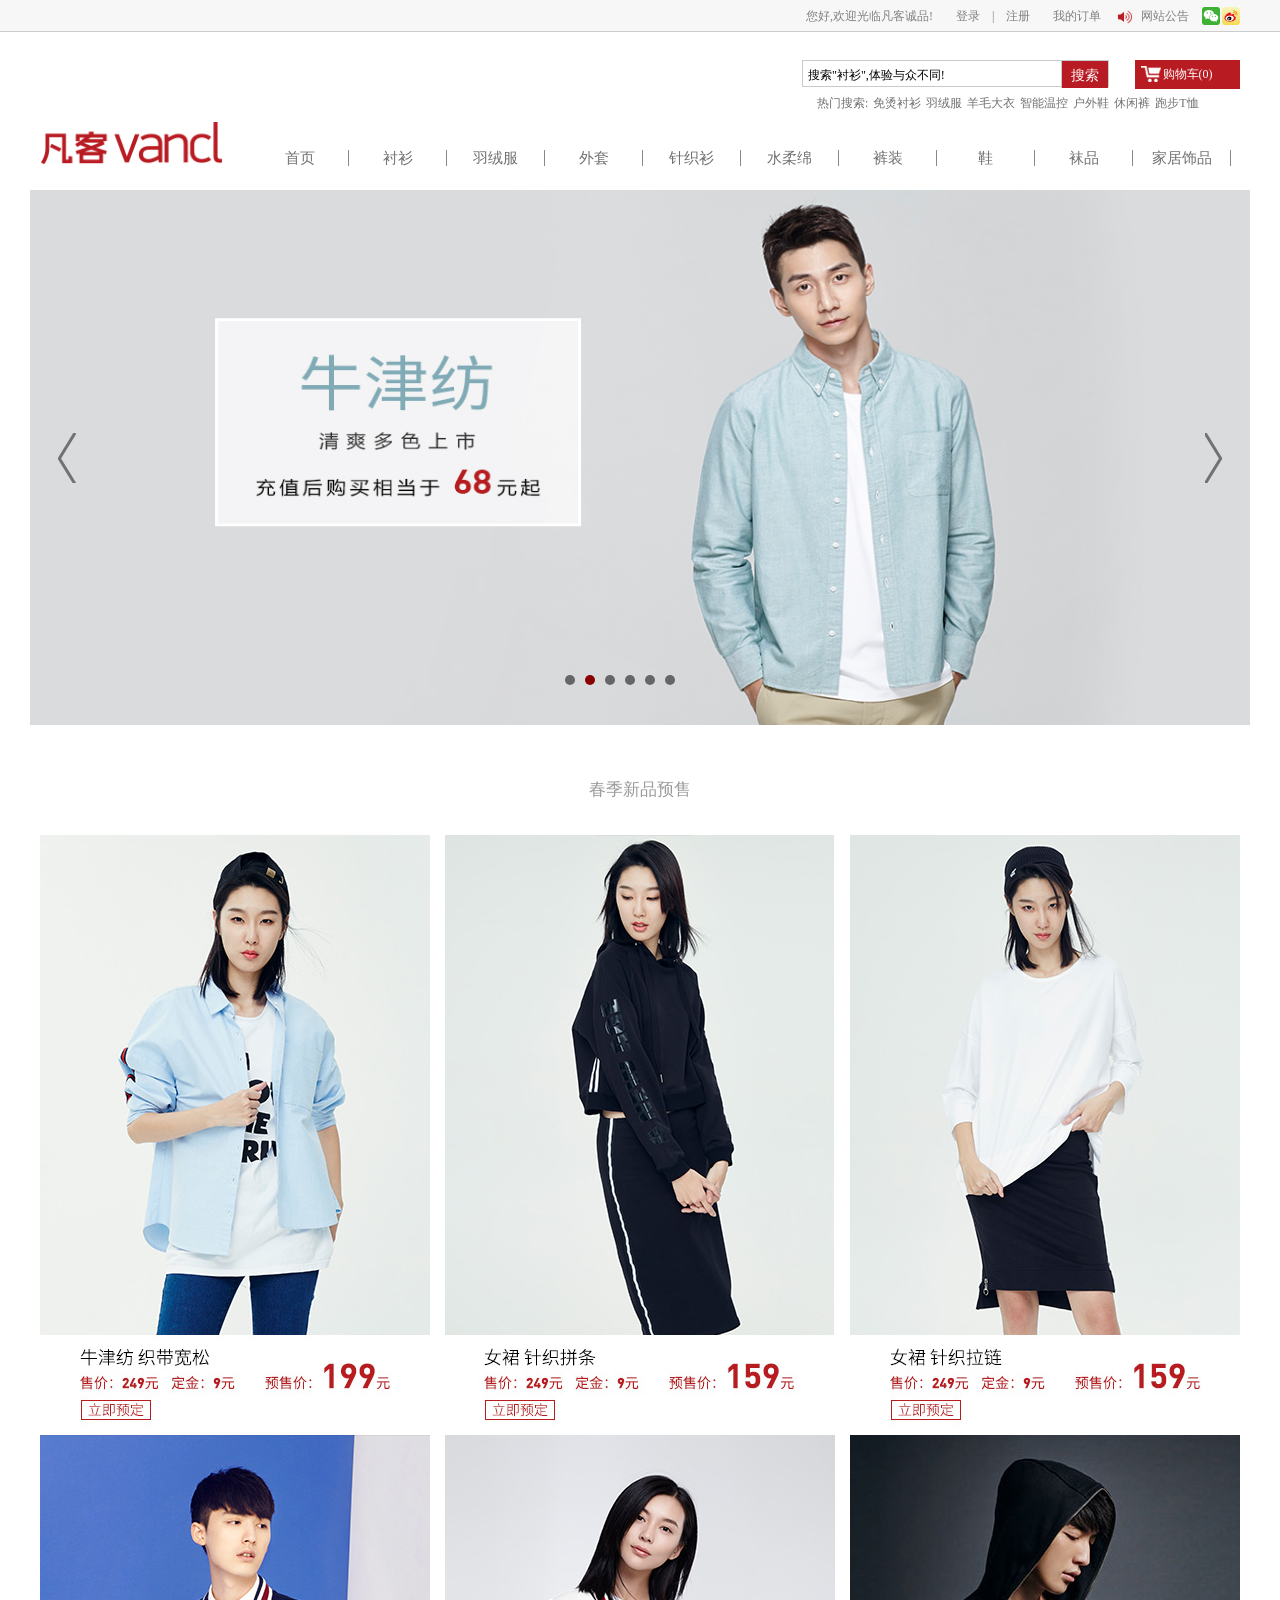
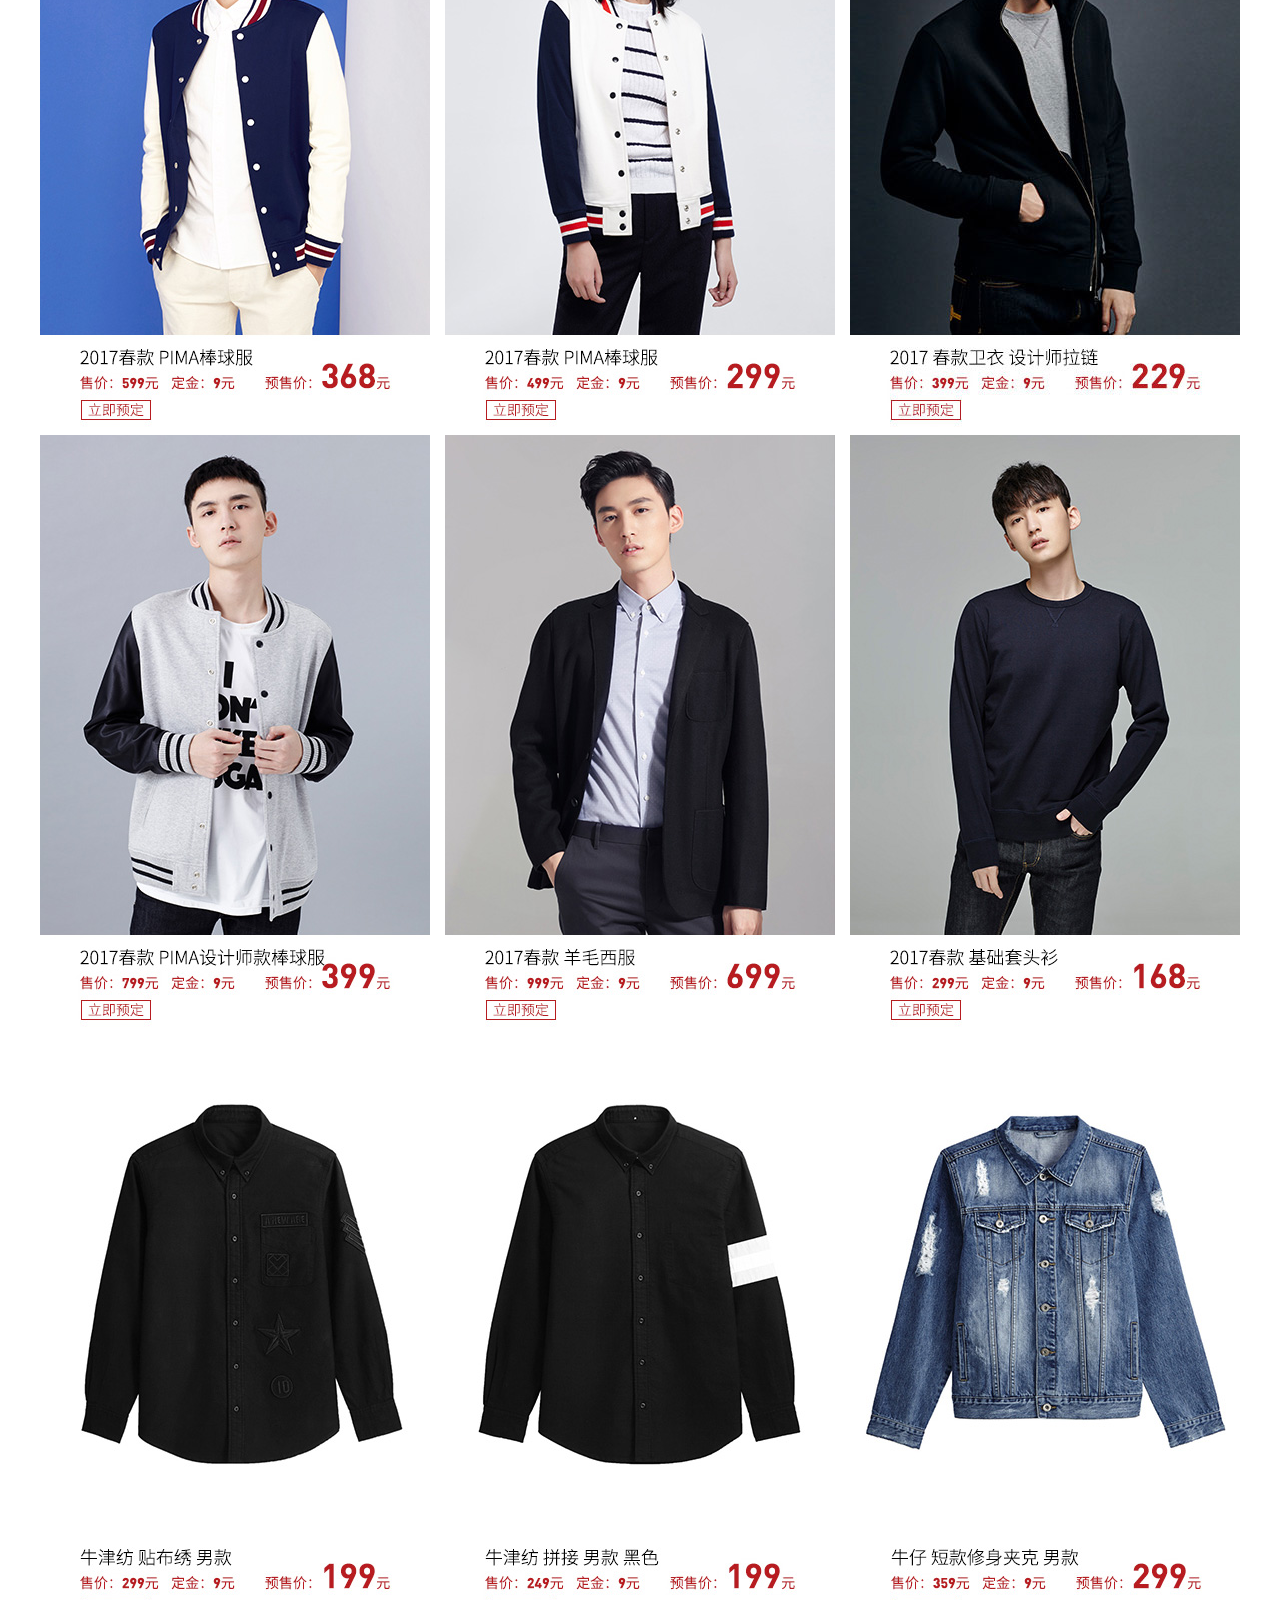
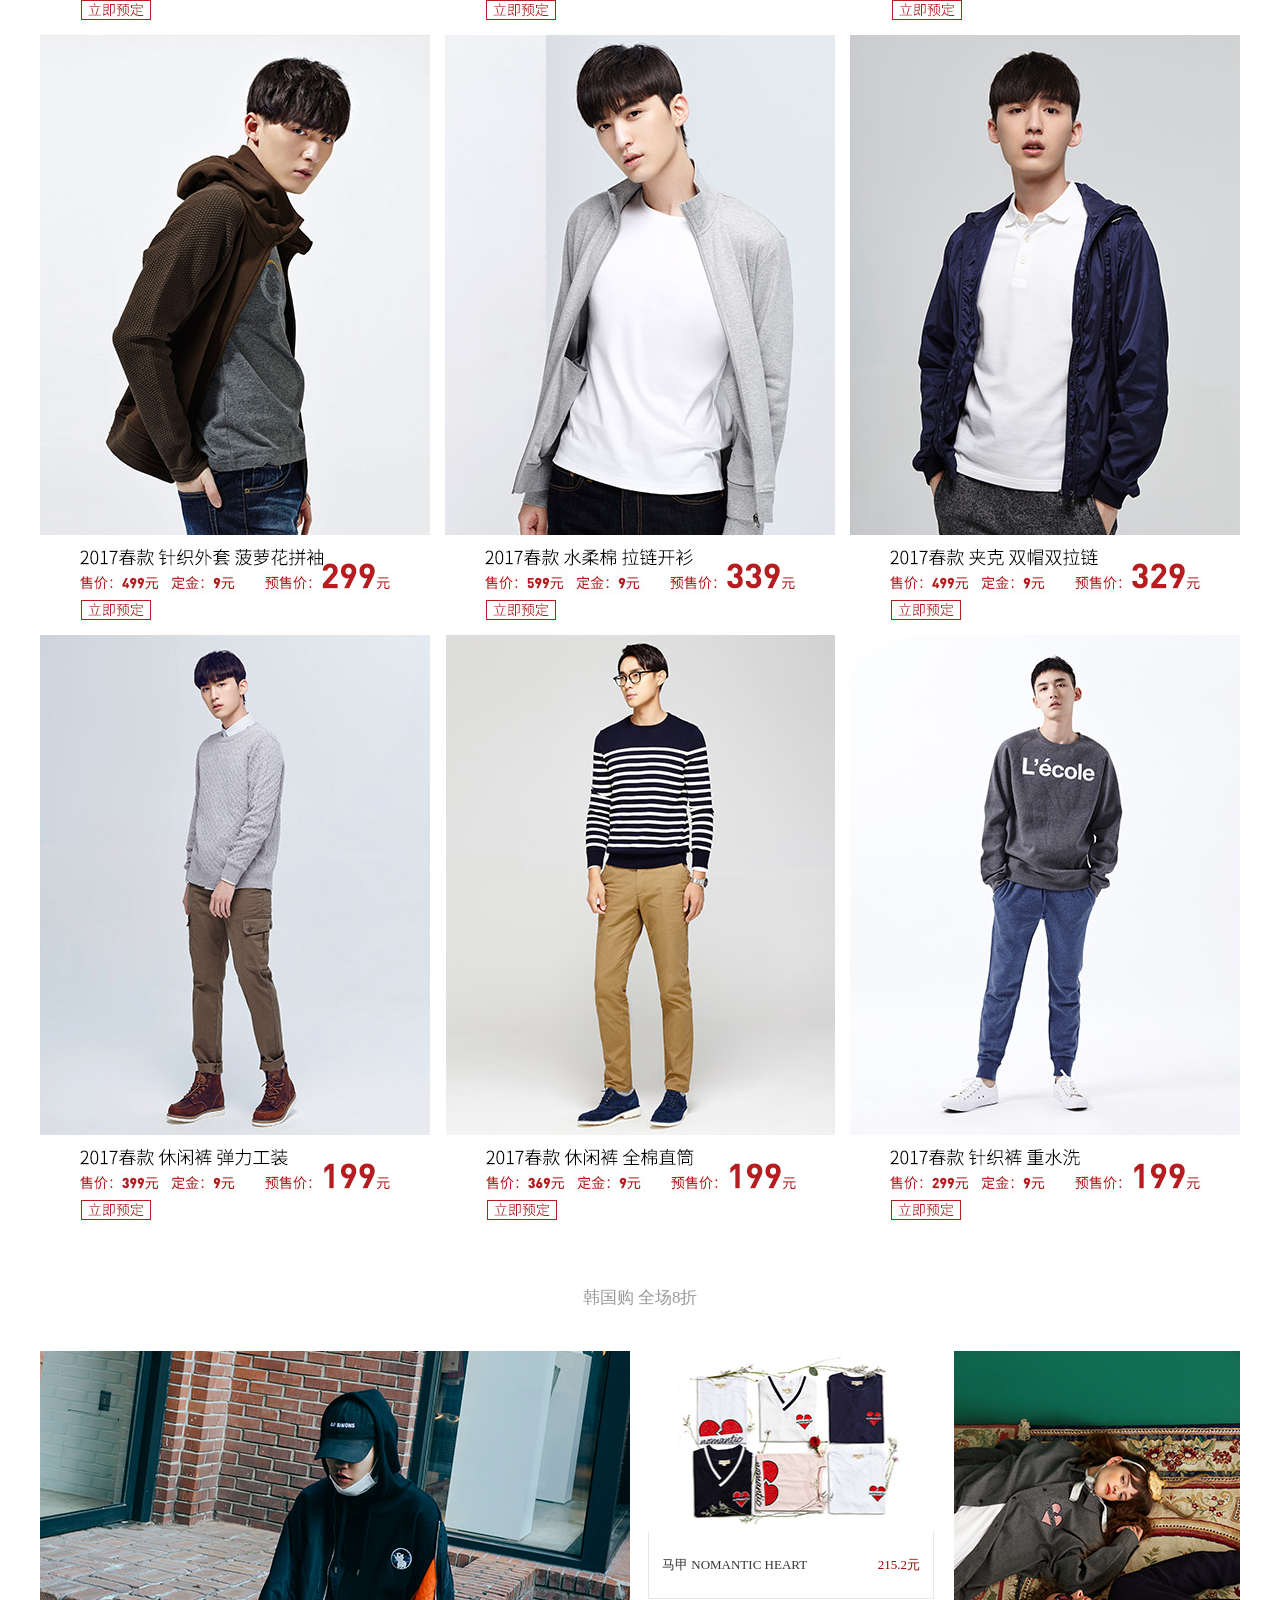
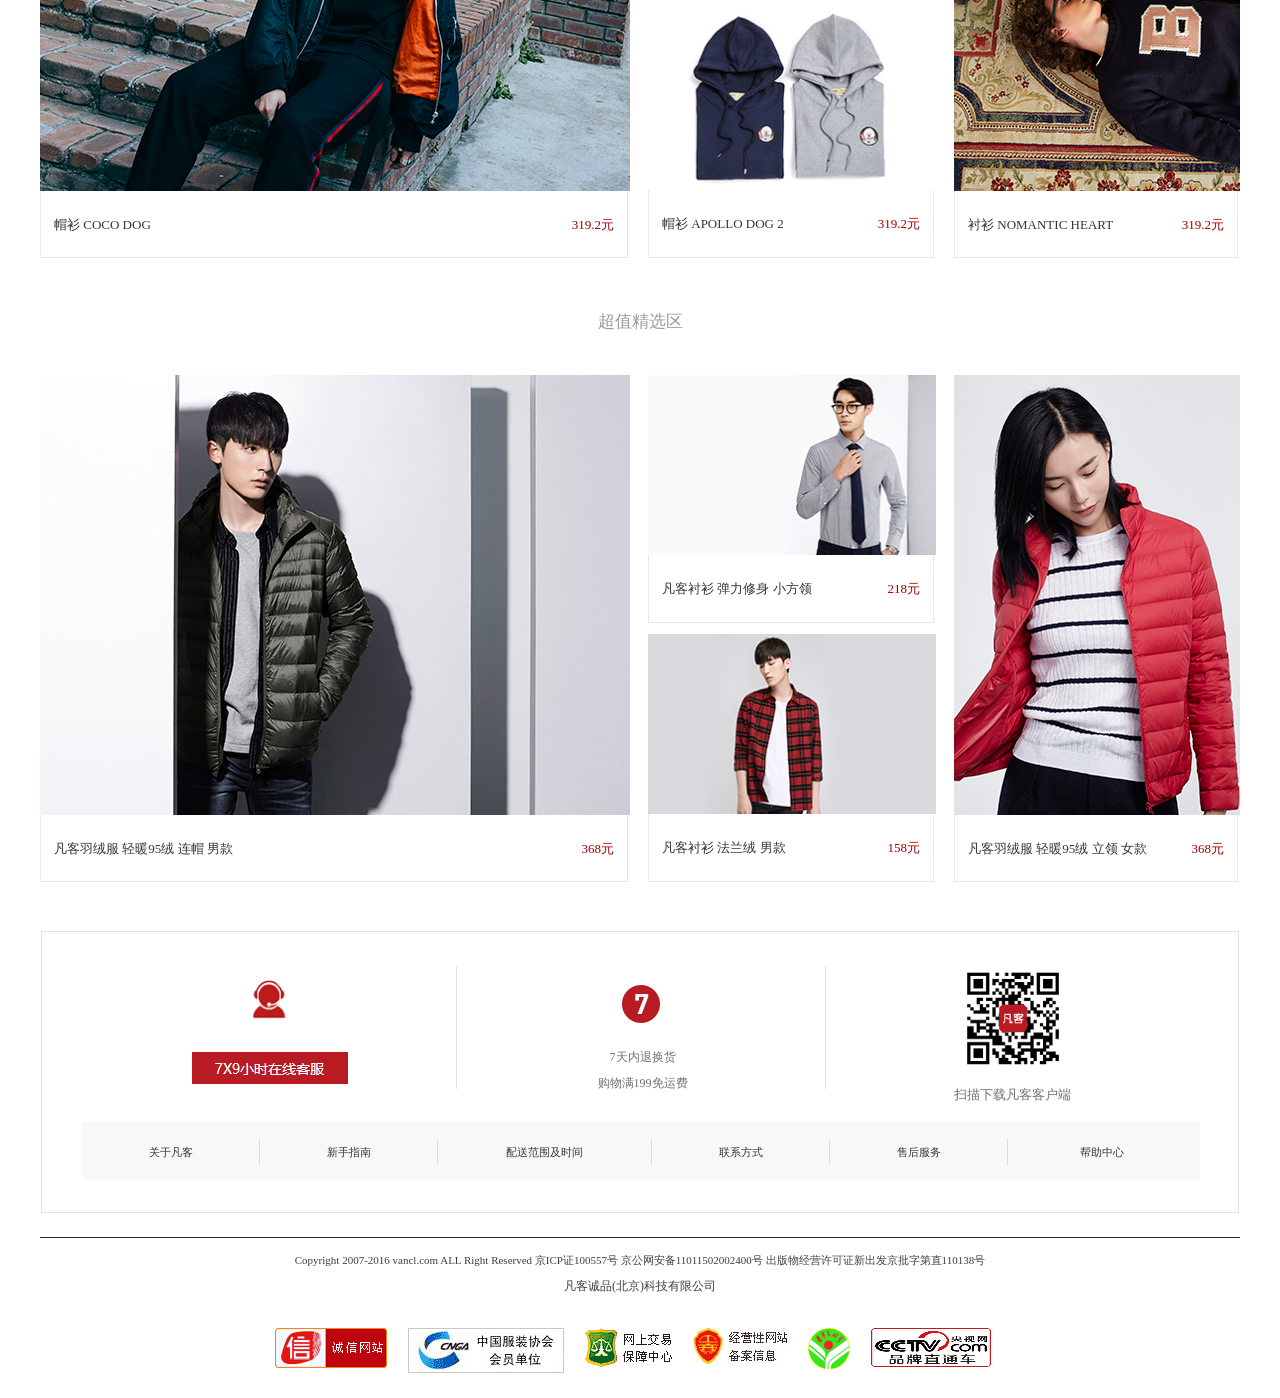
<file: 梁松 凡客/fanke.html>
<!DOCTYPE html>
<html lang="en">
    <head>
        <meta charset="utf-8">
        <link rel="stylesheet" href="css/index.css">
        <title>凡客诚品</title>
    </head>
    <script src="js/fanke.js"></script>
    <script src="js/animate.js"></script>
    <body>
    <!-- 头部 -->
    <div class="head">
        <!-- 中部 -->
    	<div class="head-zhong">
    	    <!-- 头部右 -->
    		<div class="head-right">
    			<!-- 欢迎 -->
    			<div class="head-huanying">
    				<!-- 文本 -->
    				<span>您好,欢迎光临凡客诚品!</span>
    			</div>
    			<!-- 登录注册 -->
    			<div class="head-dlzc">
    				<a href="" class="dl">登录</a>
    				<span class="shuxian">|</span>
    				<a href="" class="zhuce">注册</a>
    			</div>
    			<!-- 订单 -->
    			<div class="dingdan">
    				<a href="" class="wddd">我的订单</a>
    			</div>
    			<!-- 网站公告 -->
    			<a href="" class="wzgg">
    				<div class="laba">
    					<!-- <img src="img/notice.png" alt="" class="laba1"> -->
    				</div>
    				<span class="gg">网站公告</span>
    			</a>
    			<!-- 微信微博 -->
    			<div class="ww">
    				<a href="" class="weixin">
    					<!-- <img src="img/w1.jpg" alt="" class="weixin1"> -->
    				</a>
    				<a href="" class="weibo">
    					<!-- <img src="img/w2.jpg" alt="" class="weibo1"> -->
    				</a>
    			</div>
    		</div>
    	</div>
    </div>
    <!-- 头部结束 -->
    <!-- banner-top -->
    <div class="banner-top">
    <!-- 搜索 -->
        <div class="top01">
            <div class="top01you">
                <div class="top01yousou">
                    <span class="sousuo">搜索"衬衫",体验与众不同!</span>
                    <a href="" class="suosouanniu">搜索</a>
                </div>
                <a href="" class="gouwuche">
                    <span class="gouwuche01">购物车(0)</span>
                </a>
            </div>
        </div>
        <!-- 热门 -->
        <div class="top02">
            <div class="top02you">
                <span class="top02rm">热门搜索:</span>
                <a href="">免烫衬衫</a>
                <a href="">羽绒服</a>
                <a href="">羊毛大衣</a>
                <a href="">智能温控</a>
                <a href="">户外鞋</a>
                <a href="">休闲裤</a>
                <a href="">跑步T恤</a>
            </div>
        </div>
        <!-- 导航 -->
        <div class="daohang">
            <div class="logo">
                <img src="img/logo18546.png" alt="" class="logo0">
            </div>
            <ul class="daohangjiemian">
                <li><a href="">首页</a>
                    <ul></ul>
                </li class="zhabkai active1">
                <li><a href="" class="daohang1">衬衫</a>
                    <ul class="zhabkai">
                        <li>定制</li>
                        <li>免烫</li>
                        <li>高支</li>
                        <li>休闲</li>
                        <li>休闲</li>
                        <li>休闲</li>
                    </ul>
                </li>
                <li><a href="" class="daohang1">羽绒服</a>
                    <ul class="zhabkai">
                        <li>定制</li>
                        <li>免烫</li>
                        <li>高支</li>
                        <li>休闲</li>
                        <li>短袖衬衫</li>
                        <li>短袖衬衫</li>
                        <li>短袖衬衫</li>
                        <li>短袖衬衫</li>
                        <li>短袖衬衫</li>
                        <li>短袖衬衫</li>
                        <li>短袖衬衫</li>
                        <li>短袖衬衫</li>
                        <li>短袖衬衫</li>
                        <li>短袖衬衫</li>
                        <li>短袖衬衫</li>
                    </ul>
                </li>
                <li><a href="" class="daohang1">外套</a>
                    <ul class="zhabkai">
                        <li>定制</li>
                        <li>免烫</li>
                        <li>休闲</li>
                        <li>短袖衬衫</li>
                        <li>短袖衬衫</li>
                        <li>短袖衬衫</li>
                    </ul>
                </li>
                <li><a href="" class="daohang1">针织衫</a>
                    <ul class="zhabkai">
                        <li>定制</li>
                        <li>免烫</li>
                        <li>高支</li>
                        <li>休闲</li>
                        <li>短袖衬衫</li>
                        <li>短袖衬衫</li>
                        <li>短袖衬衫</li>
                    </ul>
                </li>
                <li><a href="" class="daohang1">水柔绵</a>
                    <ul class="zhabkai">
                        <li>定制</li>
                        <li>免烫</li>
                        <li>高支</li>
                        <li>休闲</li>
                        <li>短袖衬衫</li>
                        <li>短袖衬衫</li>
                        <li>短袖衬衫</li>
                        <li>短袖衬衫</li>
                        <li>短袖衬衫</li>
                        <li>短袖衬衫</li>
                        <li>短袖衬衫</li>
                    </ul>
                </li>
                <li><a href="" class="daohang1">裤装</a>
                    <ul class="zhabkai">
                        <li>定制</li>
                        <li>免烫</li>
                        <li>短袖衬衫</li>
                    </ul>
                </li>
                <li><a href="" class="daohang1">鞋</a>
                    <ul class="zhabkai">
                        <li>定制</li>
                        <li>免烫</li>
                        <li>高支</li>
                        <li>休闲</li>
                        <li>短袖衬衫</li>
                        <li>短袖衬衫</li>
                        <li>短袖衬衫</li>
                        <li>短袖衬衫</li>
                        <li>短袖衬衫</li>
                        <li>短袖衬衫</li>
                    </ul>
                </li>
                <li><a href="" class="daohang1">袜品</a>
                    <ul class="zhabkai">
                        <li>定制</li>
                        <li>免烫</li>
                        <li>高支</li>
                        <li>休闲</li>
                        <li>短袖衬衫</li>
                    </ul>
                </li>
                <li><a href="" class="daohang1">家居饰品</a>
                    <ul class="zhabkai">
                        <li>定制</li>
                        <li>免烫</li>
                        <li>高支</li>
                        <li>休闲</li>
                        <li>短袖衬衫</li>
                        <li>短袖衬衫</li>
                        <li>短袖衬衫</li>
                        <li>短袖衬衫</li>
                        <li>短袖衬衫</li>
                        <li>短袖衬衫</li>
                        <li>短袖衬衫</li>
                        <li>短袖衬衫</li>
                    </ul>
                </li>
            </ul>
        </div>
    </div>
    <!-- banner-top结束 -->
    <!-- banner开始 -->
    <div class="box">
        <ul class="photo">
            <li class="active zindex"><a href=""><img src="img/0822tt.jpg" alt=""></a></li>
            <li><a href=""><img src="img/0824srm.jpg" alt=""></a></li>
            <li><a href=""><img src="img/kxjtt_01.jpg" alt=""></a></li>
            <li><a href=""><img src="img/mf0op9ag.jpg" alt=""></a></li>
            <li><a href=""><img src="img/ttt.jpg" alt=""></a></li>
            <li><a href=""><img src="img/wztt.jpg" alt=""></a></li>
        </ul>
        <ul class="yuandian">
            <li class="active"></li>
            <li></li>
            <li></li>
            <li></li>
            <li></li>
            <li></li>
        </ul>
        <div class="jiantou-left"></div>
        <div class="jiantou-right"></div>
    </div>
    <!-- banner结束 -->
    <!-- banner-bottom-文本 -->
    <div class="bannerwenben">春季新品预售</div>
    <!-- 页面开始 -->
    <!-- 第一行 -->
    <div class="diyihang">
    	<a href="" class="di01">
    		<img src="img/cjys_04.jpg" alt="" class="tu01">
    	</a>
    	<a href="" class="di01">
    		<img src="img/cjys_05.jpg" alt="" class="tu02">
    	</a>
    	<a href="" class="di02">
    		<img src="img/cjys_06.jpg" alt="" class="tu03">
    	</a>
    </div>
    <!-- 第二行 -->
    <div class="diyihang">
    	<a href="" class="di01">
    		<img src="img/cjys_07.jpg" alt="" class="tu01">
    	</a>
    	<a href="" class="di01">
    		<img src="img/cjys_08.jpg" alt="" class="tu02">
    	</a>
    	<a href="" class="di02">
    		<img src="img/cjys_44.jpg" alt="" class="tu03">
    	</a>
    </div>
    <!-- 第三行 -->
    <div class="diyihang">
        <a href="" class="di01">
            <img src="img/cjys_26.jpg" alt="" class="tu01">
        </a>
        <a href="" class="di01">
            <img src="img/cjys_27.jpg" alt="" class="tu02">
        </a>
        <a href="" class="di02">
            <img src="img/cjys_25.jpg" alt="" class="tu03">
        </a>
    </div>
    <!-- 第四行 -->
    <div class="diyihang">
        <a href="" class="di01">
            <img src="img/cjys_13.jpg" alt="" class="tu01">
        </a>
        <a href="" class="di01">
            <img src="img/cjys_14.jpg" alt="" class="tu02">
        </a>
        <a href="" class="di02">
            <img src="img/cjys_15.jpg" alt="" class="tu03">
        </a>
    </div>
    <!-- 第五行 -->
    <div class="diyihang">
        <a href="" class="di01">
            <img src="img/cjys_19.jpg" alt="" class="tu01">
        </a>
        <a href="" class="di01">
            <img src="img/cjys_20.jpg" alt="" class="tu02">
        </a>
        <a href="" class="di02">
            <img src="img/cjys_21.jpg" alt="" class="tu03">
        </a>
    </div>
    <!-- 第六行 -->
    <div class="diyihang">
        <a href="" class="di01">
            <img src="img/cjys_31.jpg" alt="" class="tu01">
        </a>
        <a href="" class="di01">
            <img src="img/cjys_33.jpg" alt="" class="tu02">
        </a>
        <a href="" class="di02">
            <img src="img/cjys_34.jpg" alt="" class="tu03">
        </a>
    </div>
    <!-- 韩国狗 -->
    <div class="hanguogou">韩国购 全场8折</div>
    <!-- 商品页面 -->
    <div class="dakuai">
        <!-- 第一列 -->
    	<div class="dier01">
    		<a href="" class="dier0101">
    			<img src="img/01.jpg" alt="" class="tudier0101">
    		</a>
    		<div class="dier0102">
    			<span class="shangpinming">帽衫 COCO DOG</span>
    			<span class="jiage01">319.2元</span>
    		</div>
    	</div>
    	<!-- 第二列 -->
    	<div class="dier02">
    	    <!-- 第一个 -->
    		<div class="dier0201">
    			<a href="" class="dier020101">
    				<img src="img/003.jpg" alt="" class="tudier020101">
    			</a>
    			<div class="dier020102">
    				<span class="shangpinming01">马甲 NOMANTIC HEART</span>
    				<span class="jiage02">215.2元</span>
    			</div>
    		</div>
    		<!-- 第二个 -->
    		<div class="dier0202">
    			<a href="" class="dier020201">
    				<img src="img/002.jpg" alt="" class="tudier020201">
    			</a>
    			<div class="dier020202">
    				<span class="shangpinming02">帽衫 APOLLO DOG 2</span>
    				<span class="jiage03">319.2元</span>
    			</div>
    		</div>
    	</div>
    	<!-- 第三列 -->
    	<div class="dier03">
    		<a href="" class="dier0301">
    			<img src="img/04.jpg" alt="" class="tudier0301">
    		</a>
    		<div class="dier0302">
    			<span class="shangpinming03">衬衫 NOMANTIC HEART</span>
    			<span class="jiage03">319.2元</span>
    		</div>
    	</div>
    </div>
    <!-- 页面结束 -->
    <!-- 超值精选 -->
    <div class="chaozhijingxuan">超值精选区</div>
    <!-- 商品页面2 -->
     <div class="dakuai">
        <!-- 第一列 -->
        <div class="dier01">
            <a href="" class="dier0101">
                <img src="img/1.jpg" alt="" class="tudier0101">
            </a>
            <div class="dier0102">
                <span class="shangpinming">凡客羽绒服 轻暖95绒 连帽 男款</span>
                <span class="jiage01">368元</span>
            </div>
        </div>
        <!-- 第二列 -->
        <div class="dier02">
            <!-- 第一个 -->
            <div class="dier0201">
                <a href="" class="dier020101">
                    <img src="img/2.jpg" alt="" class="tudier020101">
                </a>
                <div class="dier020102">
                    <span class="shangpinming01">凡客衬衫 弹力修身 小方领</span>
                    <span class="jiage02">218元</span>
                </div>
            </div>
            <!-- 第二个 -->
            <div class="dier0202">
                <a href="" class="dier020201">
                    <img src="img/3.jpg" alt="" class="tudier020201">
                </a>
                <div class="dier020202">
                    <span class="shangpinming02">凡客衬衫 法兰绒 男款</span>
                    <span class="jiage03">158元</span>
                </div>
            </div>
        </div>
        <!-- 第三列 -->
        <div class="dier03">
            <a href="" class="dier0301">
                <img src="img/4.jpg" alt="" class="tudier0301">
            </a>
            <div class="dier0302">
                <span class="shangpinming03">凡客羽绒服 轻暖95绒 立领 女款</span>
                <span class="jiage03">368元</span>
            </div>
        </div>
    </div>
    <!-- 页面结束2 -->
    <!-- 底部框 -->
    <div class="dibukuang">
        <!-- 第一栏 -->
        <div class="diyilan">
            <a href="" class="renwu">
                <img src="img/onlinecustomer.png" alt="" class="turenwu">
            </a>
            <a href="" class="zaixiankefu">
                <img src="img/火狐截图_2017-02-20T11-31-29_18.png" alt="" class="tuzaixiankefu">
            </a>
        </div>
        <!-- 第二栏 -->
        <div class="dierlan">
            <a href="" class="shuziqi">
                <img src="img/seven.png" alt="" class="tushuziqi">
            </a>
            <a href="" class="dibuwenben">购物满199免运费</a>
            <a href="" class="zhongbuwenben">7天内退换货</a>
        </div>
        <!-- 第三栏 -->
        <div class="disanlan">
            <div class="erweima">
                <img src="img/2014_8_29_16_39_33_7709.jpg" alt="" class="tuerweima">
            </div>
            <div class="saomiaoxiazai">扫描下载凡客客户端</div>
        </div>
        <!-- 底部第四栏 -->
        <div class="disilan">
            <a href="">关于凡客</a>
            <a href="">新手指南</a>
            <a href="" class="peisong">配送范围及时间</a>
            <a href="">联系方式</a>
            <a href="">售后服务</a>
            <a href="" class="bangzhu">帮助中心</a>
        </div>
    </div>
    <!-- 框结束 -->
    <!-- 横线、版权 -->
    <div class="hengxian"></div>
    <div class="banquan01">Copyright 2007-2016 vancl.com ALL Right Reserved 京ICP证100557号 京公网安备11011502002400号 出版物经营许可证新出发京批字第直110138号</div>
    <div class="banquan02">凡客诚品(北京)科技有限公司</div>
    <!-- 底部标签 -->
    <div class="jianju"></div>
    <div class="tubiao">
        <a href="" class="tubiaoy1"></a>
        <a href="" class="tubiaoy2"></a>
        <a href="" class="tubiaoy3"></a>
        <a href="" class="tubiaoy4"></a>
        <a href="" class="tubiaoy5"></a>
        <a href="" class="tubiaoy6"></a>
    </div>
    <!-- 右侧标签 -->
    <!-- <a href="" class="youbiaoqian"></a> -->
    </body>
</html>
</file>
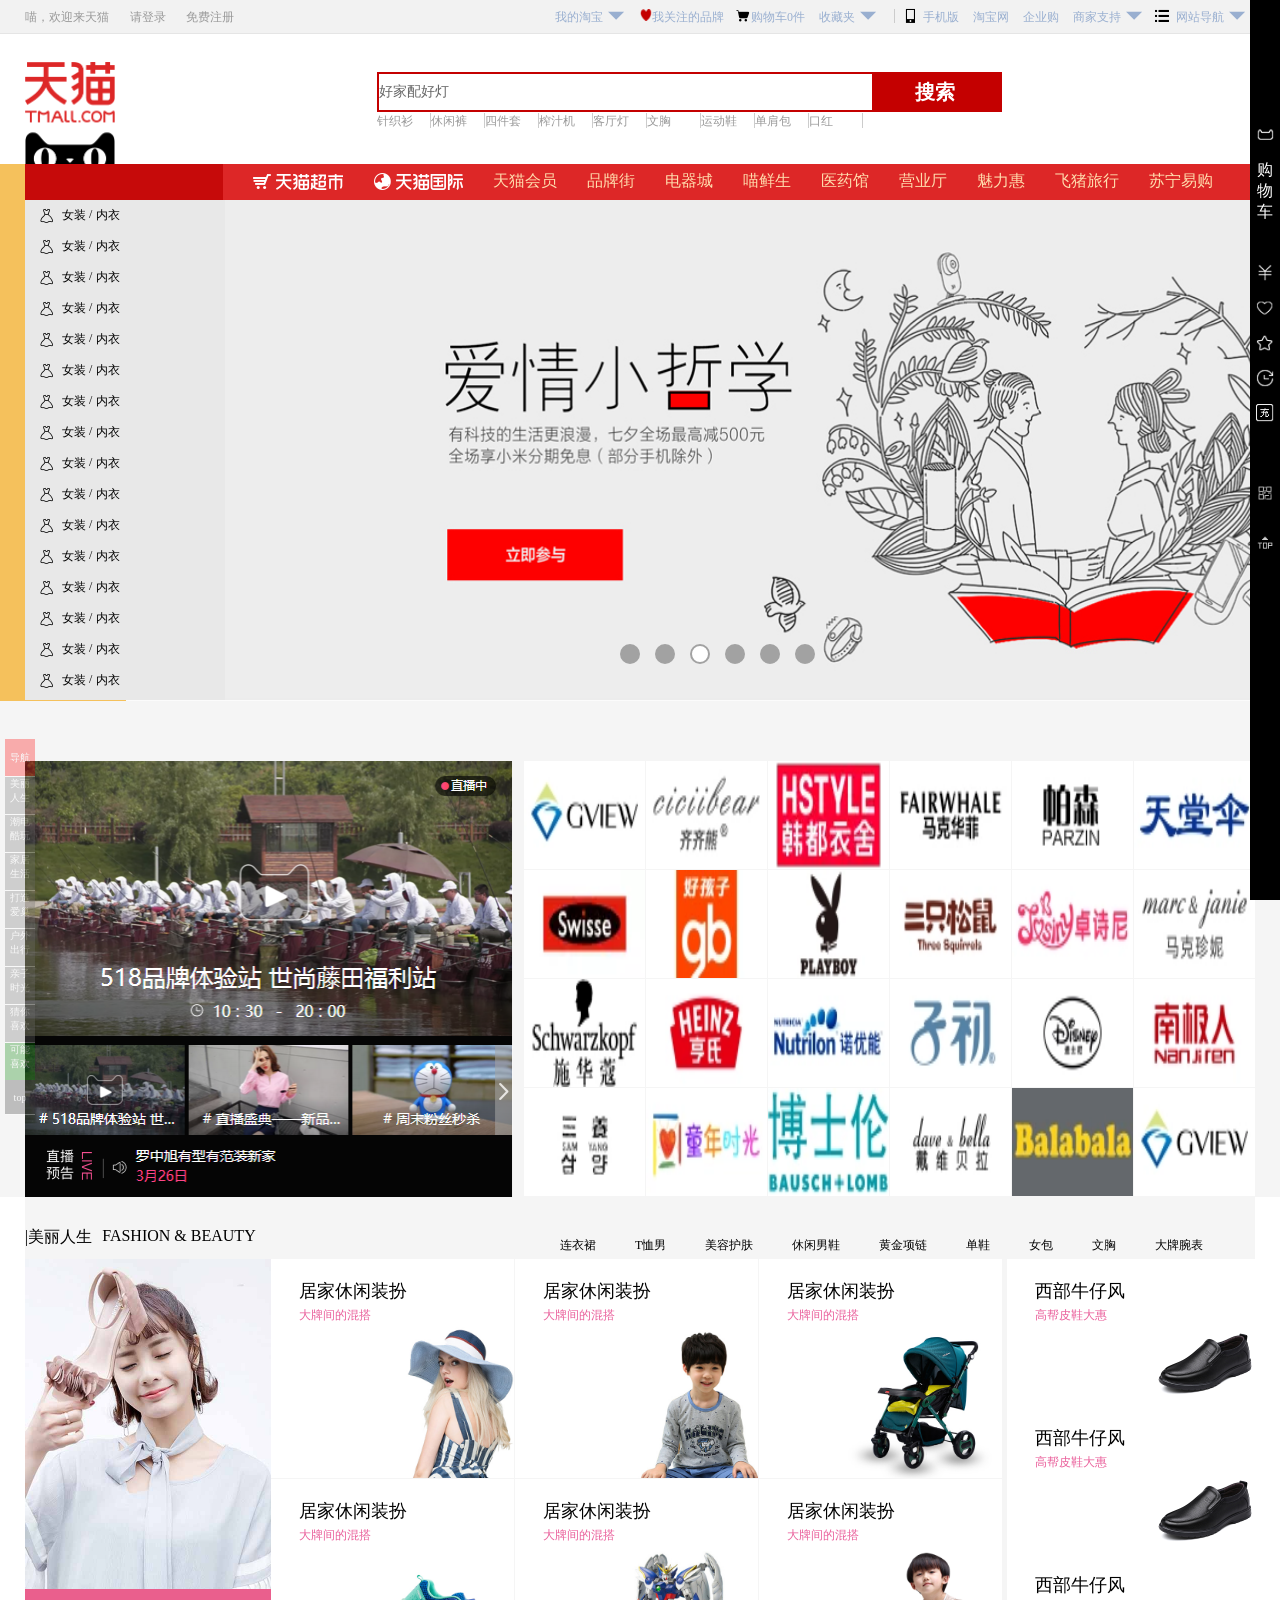
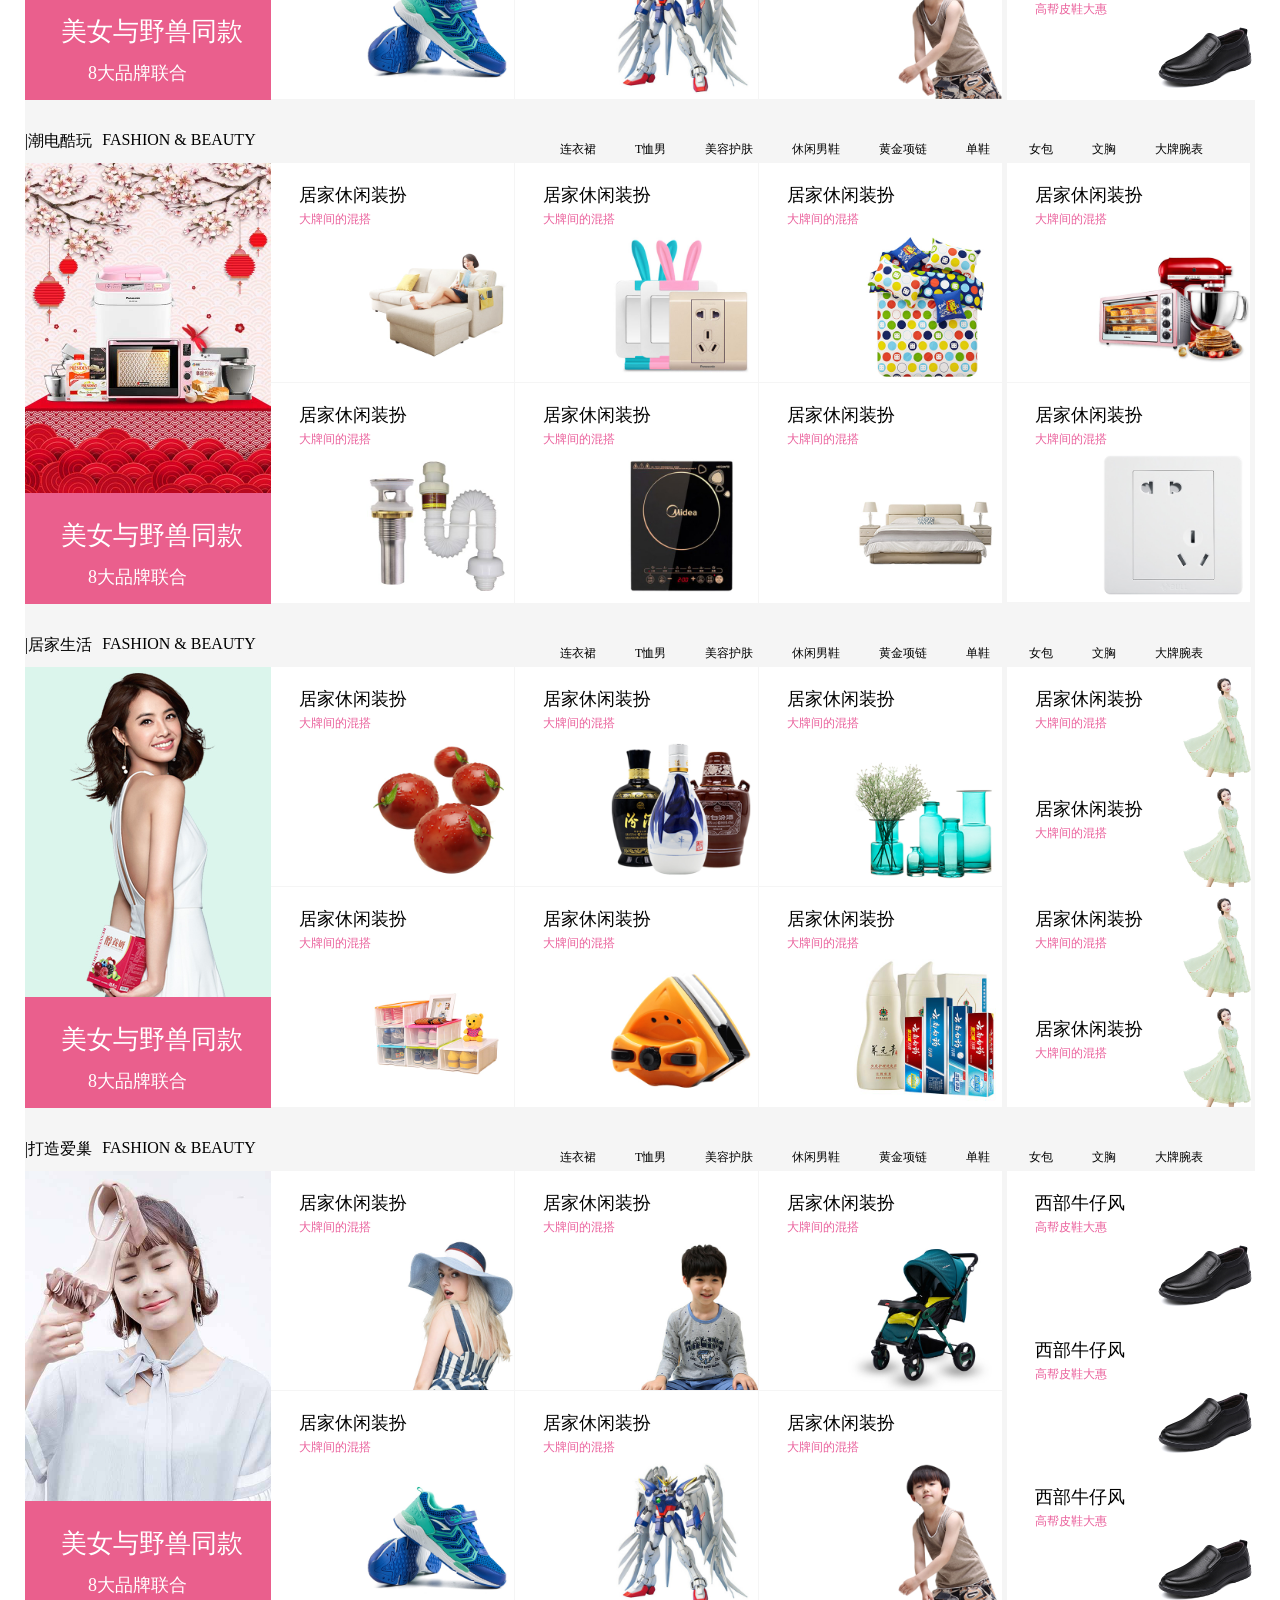
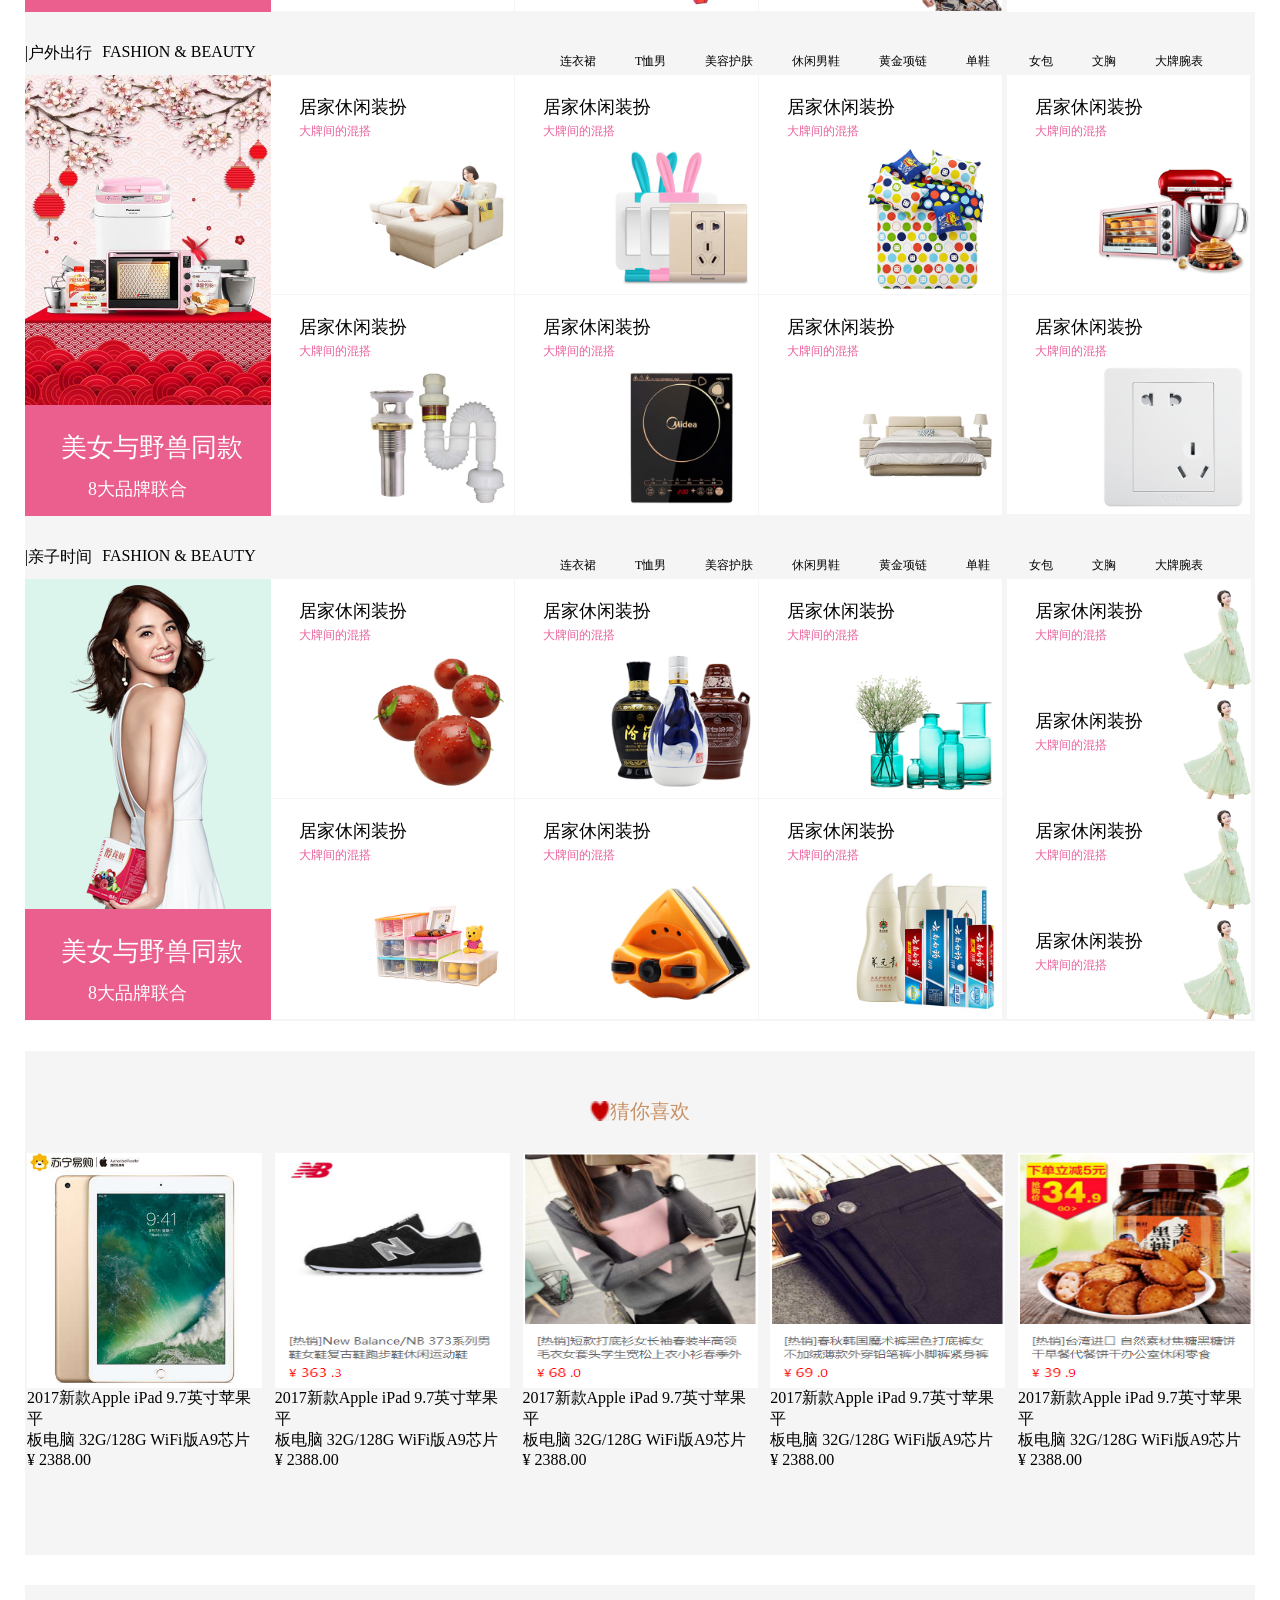
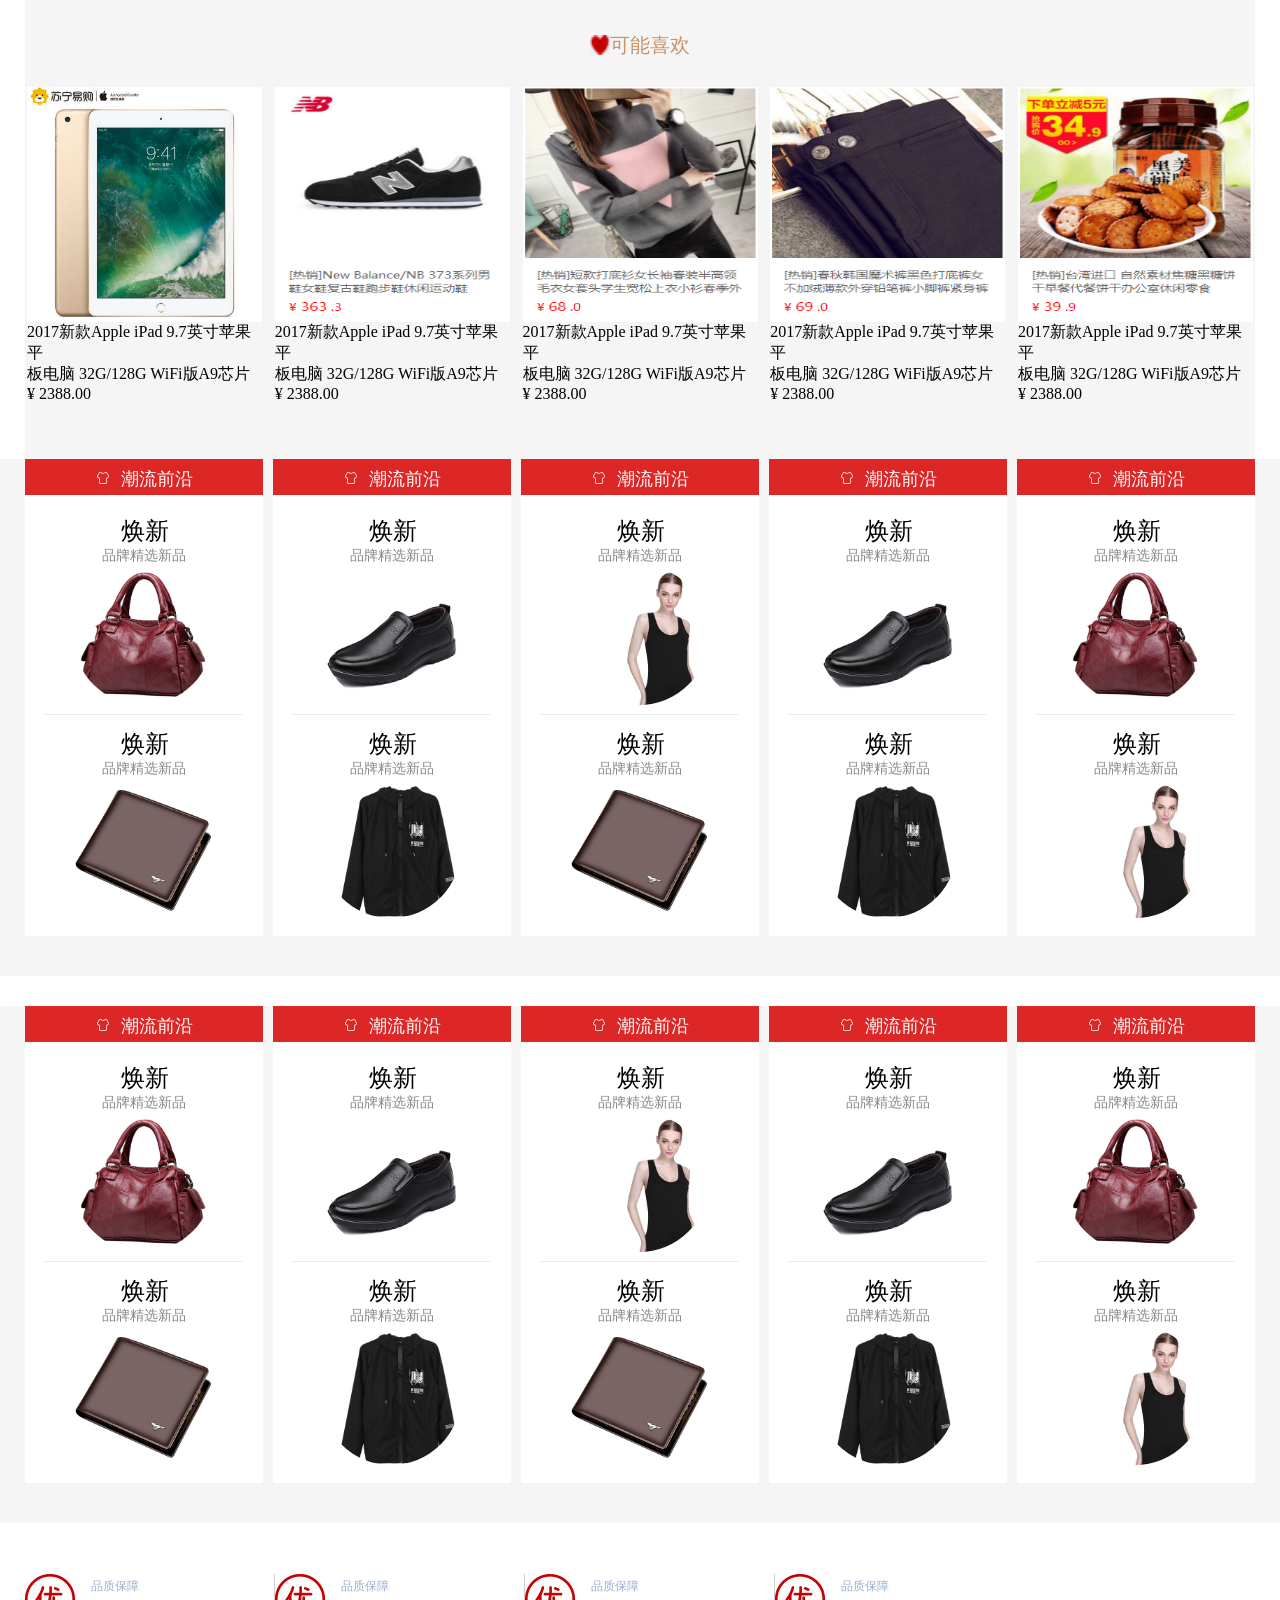
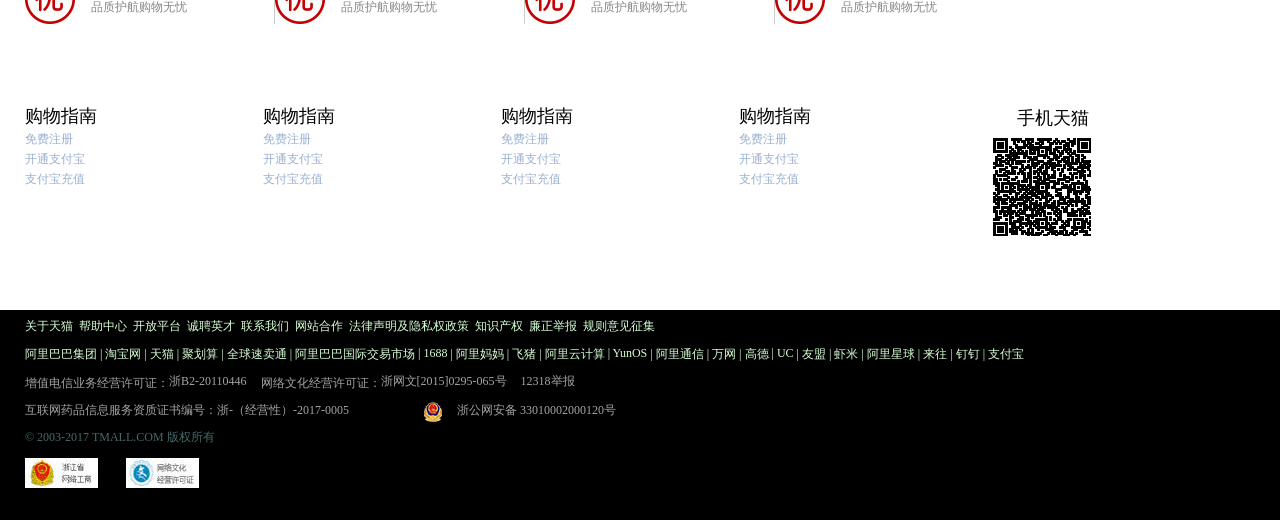
<file: 梁松 天猫/天猫.html>
<!DOCTYPE html>
<html lang="en">
<head>
    <meta charset="utf-8">
    <link rel="stylesheet" href="css/天猫.css">
    <link rel="stylesheet" href="iconfont/iconfont.css">
    <script src="js/animate(2).js"></script>
    <script src="js/tianmao.js"></script>
    <script src="js/jquery.min.js"></script>
    <script src="js/tiaoMao2.js"></script>
</head>
<body>
<!-- 头部 -->
<header>
    <main class="neikuang">
        <div class="zuo1">喵，欢迎来天猫</div>
        <a href="" class="zuo2">请登录</a>
        <a href="" class="zuo3">免费注册</a>
        <div class="you">
            <ul>
                <li>
                    <a href="" class="you0">我的淘宝
                        <i class="iconfont icon-xialakuang"></i>
                        <div class="yin1">
                            <a href="" class="yin1-1">已买的宝贝</a>
                            <a href="" class="yin1-2">已卖的宝贝</a>
                        </div>
                    </a>
                </li>
                <li>
                    <img src="img/xin.png" alt="">
                    <a href="">我关注的品牌</a>
                </li>
                <li>
                    <i class="iconfont icon-shangchenggouwuicon132967"></i>
                    <a href="" class="gouwu">购物车0件</a>
                </li>
                <li>
                    <div class="chou">
                        <a href="">收藏夹
                            <i class="iconfont icon-xialakuang"></i>
                            <div class="yin2">
                                <a href="" class="yin2-1">收藏的宝贝</a>
                                <a href="" class="yin2-2">收藏的店铺</a>
                            </div>
                        </a>
                    </div>
                </li>
                <li>
                    <i class="iconfont icon-shouji"></i>
                    <a href="" class="shouji">手机版</a>
                </li>
                <li>
                    <a href="">淘宝网</a>
                </li>
                <li>
                    <a href="">企业购</a>
                </li>
                <li>
                    <a href="">商家支持
                        <i class="iconfont icon-xialakuang"></i></a>
                    <i class="iconfont icon-leibie"></i>
                </li>
                <li class="dhh">
                    <a href="" class="dh">网站导航
                        <i class="iconfont icon-xialakuang"></i></a>
                </li>
            </ul>
        </div>
    </main>
</header>
<!--右导航开始-->
<div class="younav">
      <div class="y1">
          <img src="img/下载.png" alt="">
          <div class="tanchu">我的权益</div>
      </div>
      <div class="y2">
          <span>购<br>物<br>车</span>
      </div>
      <div class="y3">
          <img src="img/guding2-1.png" alt="">
          <div class="tanchu">我的权益</div>
      </div>
      <div class="y4">
          <img src="img/guding2-2.png" alt="">
          <div class="tanchu">我的权益</div>
      </div>
      <div class="y5">
          <img src="img/guding2-3.png" alt="">
          <div class="tanchu">我的权益</div>
      </div>
      <div class="y6">
          <img src="img/guding2-4.png" alt="">
          <div class="tanchu">我的权益</div>
      </div>
      <div class="y7">
          <img src="img/guding2-5.png" alt="">
          <div class="tanchu">我的权益</div>
      </div>
      <div class="y8">
          <img src="img/guding2-7.png" alt="">
          <div class="tanchu">我的权益</div>
      </div>
      <div class="y9">
          <img src="img/guding2-8.png" alt="">
          <!--<div class="tanchu"></div>-->
      </div>
</div>
<!--右导航结束-->
<!-- 导航 -->
<main>
    <div class="mao01">
        <img src="img/logo1_03.png" alt="">
    </div>
    <div class="sou">
        <div class="sounei">好家配好灯</div>
        <a href=""><b>搜索</b></a>
    </div>
    <div class="daohang">
        <a href="">
            <ul class="zhen1">
                <li class="z1">针织衫</li>
                <li>休闲裤</li>
                <li>四件套</li>
                <li class="z1">榨汁机</li>
                <li>客厅灯</li>
                <li>文胸</li>
                <li class="z1">运动鞋</li>
                <li>单肩包</li>
                <li class="kouhong">口红</li>
            </ul>
        </a>
    </div>
</main>
<!-- 轮播图 -->
<div class="lun0">
    <main>
        <div class="datu">
            <ul>
                <li class="active">
                    <a href="">
                        <img src="img/TB1v7BGSFXXXXbyXXXXSutbFXXX.jpg_q100.jpg_.webp.jpg" alt="">
                    </a>
                </li>
                <li>
                    <a href="">
                        <img src="img/TB1AifuX.EIL1JjSZFFSuw5kVXa (1).jpg" alt="">
                    </a>
                </li>
                <li>
                    <a href="">
                        <img src="img/xmad_15036473252135_sZQzg.jpg" alt="">
                    </a>
                </li>
                <li>
                    <a href="">
                        <img src="img/xmad_15036346601839_FecjP.jpg" alt="">
                    </a>
                </li>
                <li>
                    <a href="">
                        <img src="img/banner.jpg" alt="">
                    </a>
                </li>
                <li>
                    <a href="">
                        <img src="img/TB1RPqaSpXXXXc7XFXXSutbFXXX.jpg" alt="">
                    </a>
                </li>
            </ul>
        </div>
        <!--<a href=""><img src="img/TB1v7BGSFXXXXbyXXXXSutbFXXX.jpg_q100.jpg_.webp.jpg" alt="" class="banner"></a>-->
        <!--  <div class="banner0"><img src="img/TB1v7BGSFXXXXbyXXXXSutbFXXX.jpg_q100.jpg_.webp.jpg" alt="" class="banner"></div> -->
        <div class="luntou">
            <div class="frnlei"></div>
            <div class="cedao">
                <ul class="ce1">
                    <li>
                        <i class="iconfont icon-nvzhuang"></i>
                        <a href="" class="n1">女装</a>
                        <span>/</span>
                        <a href="" class="n2">内衣</a>
                        <div class="erjixuanze">二级选项01</div>
                    </li>
                    <li><i class="iconfont icon-nvzhuang"></i>
                        <a href="" class="n1">女装</a>
                        <span>/</span>
                        <a href="" class="n2">内衣</a>
                        <div class="erjixuanze">二级选项02</div>
                    </li>
                    <li><i class="iconfont icon-nvzhuang"></i>
                        <a href="" class="n1">女装</a>
                        <span>/</span>
                        <a href="" class="n2">内衣</a>
                        <div class="erjixuanze">二级选项03</div>
                    </li>
                    <li><i class="iconfont icon-nvzhuang"></i>
                        <a href="" class="n1">女装</a>
                        <span>/</span>
                        <a href="" class="n2">内衣</a>
                        <div class="erjixuanze">二级选项04</div>
                    </li>
                    <li><i class="iconfont icon-nvzhuang"></i>
                        <a href="" class="n1">女装</a>
                        <span>/</span>
                        <a href="" class="n2">内衣</a>
                        <div class="erjixuanze">二级选项05</div>
                    </li>
                    <li><i class="iconfont icon-nvzhuang"></i>
                        <a href="" class="n1">女装</a>
                        <span>/</span>
                        <a href="" class="n2">内衣</a>
                        <div class="erjixuanze">二级选项06</div>
                    </li>
                    <li><i class="iconfont icon-nvzhuang"></i>
                        <a href="" class="n1">女装</a>
                        <span>/</span>
                        <a href="" class="n2">内衣</a>
                        <div class="erjixuanze">二级选项07</div>
                    </li>
                    <li><i class="iconfont icon-nvzhuang"></i>
                        <a href="" class="n1">女装</a>
                        <span>/</span>
                        <a href="" class="n2">内衣</a>
                        <div class="erjixuanze">二级选项08</div>
                    </li>
                    <li><i class="iconfont icon-nvzhuang"></i>
                        <a href="" class="n1">女装</a>
                        <span>/</span>
                        <a href="" class="n2">内衣</a>
                        <div class="erjixuanze">二级选项09</div>
                    </li>
                    <li><i class="iconfont icon-nvzhuang"></i>
                        <a href="" class="n1">女装</a>
                        <span>/</span>
                        <a href="" class="n2">内衣</a>
                        <div class="erjixuanze">二级选项10</div>
                    </li>
                    <li><i class="iconfont icon-nvzhuang"></i>
                        <a href="" class="n1">女装</a>
                        <span>/</span>
                        <a href="" class="n2">内衣</a>
                        <div class="erjixuanze">二级选项11</div>
                    </li>
                    <li><i class="iconfont icon-nvzhuang"></i>
                        <a href="" class="n1">女装</a>
                        <span>/</span>
                        <a href="" class="n2">内衣</a>
                        <div class="erjixuanze">二级选项12</div>
                    </li>
                    <li><i class="iconfont icon-nvzhuang"></i>
                        <a href="" class="n1">女装</a>
                        <span>/</span>
                        <a href="" class="n2">内衣</a>
                        <div class="erjixuanze">二级选项13</div>
                    </li>
                    <li><i class="iconfont icon-nvzhuang"></i>
                        <a href="" class="n1">女装</a>
                        <span>/</span>
                        <a href="" class="n2">内衣</a>
                        <div class="erjixuanze">二级选项14</div>
                    </li>
                    <li><i class="iconfont icon-nvzhuang"></i>
                        <a href="" class="n1">女装</a>
                        <span>/</span>
                        <a href="" class="n2">内衣</a>
                        <div class="erjixuanze">二级选项15</div>
                    </li>
                    <li>
                        <i class="iconfont icon-nvzhuang"></i>
                        <a href="" class="n1">女装</a>
                        <span>/</span>
                        <a href="" class="n2">内衣</a>
                        <div class="erjixuanze">二级选项16</div>
                    </li>
                </ul>
            </div>
            <div class="maotu">
                <img src="img/AAAAAElFTkSuQmCC.png" alt="">
                <div class="xiaomao">
                    <img src="css/tanqi.png" alt="">
                </div>
            </div>
            <div class="diqiu">
                <img src="img/TB1.560LVXXXXb7XVXX8ueZHFXX-180-72.png" alt="">
                <div class="xiaomao">
                    <img src="css/tanqi.png" alt="">
                </div>
            </div>
            <div class="daozi">
                <a href="">
                    <ul class="tianmao1">
                        <li>天猫会员
                            <div class="xiaomao">
                                <img src="css/tanqi.png" alt="">
                            </div>
                        </li>
                        <li>品牌街
                            <div class="xiaomao">
                                <img src="css/tanqi.png" alt="">
                            </div>
                        </li>
                        <li>电器城
                            <div class="xiaomao">
                                <img src="css/tanqi.png" alt="">
                            </div>
                        </li>
                        <li>喵鲜生
                            <div class="xiaomao">
                                <img src="css/tanqi.png" alt="">
                            </div>
                        </li>
                        <li>医药馆
                            <div class="xiaomao">
                                <img src="css/tanqi.png" alt="">
                            </div>
                        </li>
                        <li>营业厅
                            <div class="xiaomao">
                                <img src="css/tanqi.png" alt="">
                            </div>
                        </li>
                        <li>魅力惠
                            <div class="xiaomao">
                                <img src="css/tanqi.png" alt="">
                            </div>
                        </li>
                        <li>飞猪旅行
                            <div class="xiaomao">
                                <img src="css/tanqi.png" alt="">
                            </div>
                        </li>
                        <li>苏宁易购
                            <div class="xiaomao">
                                <img src="css/tanqi.png" alt="">
                            </div>
                        </li>
                    </ul>
                </a>
            </div>
        </div>
        <div class="dian">
            <ul class="dian1">
                <li class="active"></li>
                <li></li>
                <li></li>
                <li></li>
                <li></li>
                <li></li>
            </ul>
        </div>
    </main>
</div>
<!--<script>-->
    <!--var lis = document.querySelectorAll('.dian ul li');  //选中选项卡的名字-&#45;&#45;&#45;&#45;&#45;&#45;-->
    <!--console.log(lis);-->
    <!--var imgs = document.querySelectorAll('.datu ul li');  //选中选项卡内容(图片)&#45;&#45;&#45;&#45;-->
    <!--//    console.log(imgs);-->
    <!--lis.forEach(function (value, index) {                          //遍历所有&#45;&#45;&#45;&#45;&#45;&#45;&#45;&#45;&#45;&#45;&#45;&#45;&#45;&#45;&#45;&#45;-->
        <!--value.onclick = function () {                               //编辑点击效果-&#45;&#45;&#45;&#45;&#45;&#45;&#45;&#45;&#45;&#45;&#45;&#45;-->
            <!--for (var i = 0; i < lis.length; i++) {                     //做一个点击顺序循环-&#45;&#45;&#45;&#45;&#45;&#45;-->
                <!--lis[i].classList.remove('active');             //首先去除所有元素-&#45;&#45;&#45;&#45;&#45;&#45;&#45;&#45;-->
            <!--}-->
            <!--this.classList.add('active');                      //使目标出现-&#45;&#45;&#45;&#45;&#45;&#45;&#45;&#45;&#45;&#45;&#45;&#45;&#45;&#45;-->
            <!--for (var i = 0; i < imgs.length; i++) {-->
                <!--imgs[i].classList.remove('active');-->
            <!--}-->
            <!--imgs[index].classList.add('active');-->
        <!--}-->
    <!--})-->
<!--</script>-->
<!-- 品牌 -->
<div class="pin">
    <main>
        <div class="pinzuo">
            <img src="img/section1-left.png" alt="">
        </div>
        <div class="pinyou">
            <ul class="pinyou1">
                <li>
                    <a href=""><img src="img/tb11.webp" alt="">
                        <div class="yincang"></div>
                    </a>
                </li>
                <li><a href=""><img src="img/tb41.webp" alt="">
                    <div class="yincang"></div>
                </a></li>
                <li><a href=""><img src="img/tb42.webp" alt="">
                    <div class="yincang"></div>
                </a></li>
                <li><a href=""><img src="img/tb43.webp" alt="">
                    <div class="yincang"></div>
                </a></li>
                <li><a href=""><img src="img/tb44.webp" alt="">
                    <div class="yincang"></div>
                </a></li>
                <li class="p6"><a href=""><img src="img/tb45.webp" alt="">
                    <div class="yincang"></div>
                </a></li>
            </ul>
            <ul class="pinyou1">
                <li><a href=""><img src="img/tb32.webp" alt="">
                    <div class="yincang"></div>
                </a></li>
                <li><a href=""><img src="img/tb33.webp" alt="">
                    <div class="yincang"></div>
                </a></li>
                <li><a href=""><img src="img/tb34.webp" alt="">
                    <div class="yincang"></div>
                </a></li>
                <li><a href=""><img src="img/tb35.webp" alt="">
                    <div class="yincang"></div>
                </a></li>
                <li><a href=""><img src="img/tb36.webp" alt="">
                    <div class="yincang"></div>
                </a></li>
                <li class="p6"><a href=""><img src="img/tb31.webp" alt="">
                    <div class="yincang"></div>
                </a></li>
            </ul>
            <ul class="pinyou1">
                <li><a href=""><img src="img/tb21.webp" alt="">
                    <div class="yincang"></div>
                </a></li>
                <li><a href=""><img src="img/tb22.webp" alt="">
                    <div class="yincang"></div>
                </a></li>
                <li><a href=""><img src="img/tb23.webp" alt="">
                    <div class="yincang"></div>
                </a></li>
                <li><a href=""><img src="img/tb24.webp" alt="">
                    <div class="yincang"></div>
                </a></li>
                <li><a href=""><img src="img/tb25.webp" alt="">
                    <div class="yincang"></div>
                </a></li>
                <li class="p6"><a href=""><img src="img/tb26.webp" alt="">
                    <div class="yincang"></div>
                </a></li>
            </ul>
            <ul class="pinyou1">
                <li><a href=""><img src="img/tb12.webp" alt="">
                    <div class="yincang"></div>
                </a></li>
                <li><a href=""><img src="img/tb13.webp" alt="">
                    <div class="yincang"></div>
                </a></li>
                <li><a href=""><img src="img/tb14.webp" alt="">
                    <div class="yincang"></div>
                </a></li>
                <li><a href=""><img src="img/tb15.webp" alt="">
                    <div class="yincang"></div>
                </a></li>
                <li><a href=""><img src="img/tb16.webp" alt="">
                    <div class="yincang"></div>
                </a></li>
                <li class="p6"><a href=""><img src="img/tb11.webp" alt="">
                    <div class="yincang"></div>
                </a></li>
            </ul>
        </div>
    </main>
</div>
<ul class="flooer0">
    <main>
    <li class="flooer active"><!-- 美丽人生 -->
        <aside class="mei">
            <!-- <div class="meilirensheng"></div> -->
            <div class="mei888">
                <span class="mei1">|美丽人生</span>
                <span class="mei2">FASHION & BEAUTY</span>
                <div class="meidao">
                    <ul>
                        <li><a href="">连衣裙</a></li>
                        <li><a href="">T恤男</a></li>
                        <li><a href="">美容护肤</a></li>
                        <li><a href="">休闲男鞋</a></li>
                        <li><a href="">黄金项链</a></li>
                        <li><a href="">单鞋</a></li>
                        <li><a href="">女包</a></li>
                        <li><a href="">文胸</a></li>
                        <li><a href="">大牌腕表</a></li>
                    </ul>
                </div>
            </div>

            <a href="" class="mei111">
                <div class="meisp">
                    <div class="mzuo">
                        <div class="mzuo1">
                            <img src="img/TB1LmIrQVXXXXbNXFXXSutbFXXX.jpg" alt="">
                            <div class="mzzi">
                                <span class="zzi1"><s>美女与野兽同款</s></span>
                                <span class="zzi2">8大品牌联合</span>
                            </div>
                        </div>
                    </div>
                    <div class="mzhong">
                        <ul class="mzhong1">
                            <li>
                                <div class="mo1">
                                    <img src="img/TB1U0RFMXXXXXbgaXXXXXXXXXXX-400-398.jpg" alt="">
                                </div>
                                <span class="ju1">居家休闲装扮</span>
                                <span class="ju2">大牌间的混搭</span>
                            </li>
                            <li>
                                <div class="mo1">
                                    <img src="img/section9-5.jpg" alt="">
                                </div>
                                <span class="ju1">居家休闲装扮</span>
                                <span class="ju2">大牌间的混搭</span></li>
                            <li>
                                <div class="mo1">
                                    <img src="img/section9-6.jpg" alt="">
                                </div>
                                <span class="ju1">居家休闲装扮</span>
                                <span class="ju2">大牌间的混搭</span></li>
                            <li>
                                <div class="mo1">
                                    <img src="img/section9-7.jpg" alt="">
                                </div>
                                <span class="ju1">居家休闲装扮</span>
                                <span class="ju2">大牌间的混搭</span></li>
                            <li>
                                <div class="mo1">
                                    <img src="img/section9-8.jpg" alt="">
                                </div>
                                <span class="ju1">居家休闲装扮</span>
                                <span class="ju2">大牌间的混搭</span></li>
                            <li>
                                <div class="mo1">
                                    <img src="img/section9-9.jpg" alt="">
                                </div>
                                <span class="ju1">居家休闲装扮</span>
                                <span class="ju2">大牌间的混搭</span></li>
                        </ul>
                    </div>
                    <div class="myou">
                        <ul class="myou1">
                            <li>
                                <div class="myou2">
                                    <img src="img/section4x-5.jpg" alt=""></div>
                                <span class="xi1">西部牛仔风</span>
                                <span class="xi2">高帮皮鞋大惠</span>
                            </li>
                            <li>
                                <div class="myou2">
                                    <img src="img/section4x-5.jpg" alt=""></div>
                                <span class="xi1">西部牛仔风</span>
                                <span class="xi2">高帮皮鞋大惠</span></li>
                            <li>
                                <div class="myou2">
                                    <img src="img/section4x-5.jpg" alt=""></div>
                                <span class="xi1">西部牛仔风</span>
                                <span class="xi2">高帮皮鞋大惠</span>
                            </li>
                        </ul>
                    </div>
                </div>
            </a>
        </aside>
    </li>
    <li class="flooer"><!-- 潮店酷玩 -->
        <aside class="mei">
            <!--  <div class="meilirensheng"></div> -->
            <span class="mei1">|潮电酷玩</span>
            <span class="mei2">FASHION & BEAUTY</span>
            <div class="meidao">
                <ul>
                    <li><a href="">连衣裙</a></li>
                    <li><a href="">T恤男</a></li>
                    <li><a href="">美容护肤</a></li>
                    <li><a href="">休闲男鞋</a></li>
                    <li><a href="">黄金项链</a></li>
                    <li><a href="">单鞋</a></li>
                    <li><a href="">女包</a></li>
                    <li><a href="">文胸</a></li>
                    <li><a href="">大牌腕表</a></li>
                </ul>
            </div>
            <a href="" class="mei111">
                <div class="meisp">
                    <div class="mzuo">
                        <div class="mzuo1">
                            <img src="img/section7-1.jpg" alt="">
                            <div class="mzzi">
                                <span class="zzi1"><s>美女与野兽同款</s></span>
                                <span class="zzi2">8大品牌联合</span>
                            </div>
                        </div>
                    </div>
                    <div class="mzhong">
                        <ul class="mzhong1">
                            <li>
                                <div class="mo1">
                                    <img src="img/section7-2.jpg" alt="">
                                </div>
                                <span class="ju1">居家休闲装扮</span>
                                <span class="ju2">大牌间的混搭</span>
                            </li>
                            <li>
                                <div class="mo1">
                                    <img src="img/section7-3.jpg" alt="">
                                </div>
                                <span class="ju1">居家休闲装扮</span>
                                <span class="ju2">大牌间的混搭</span></li>
                            <li>
                                <div class="mo1">
                                    <img src="img/section7-4.jpg" alt="">
                                </div>
                                <span class="ju1">居家休闲装扮</span>
                                <span class="ju2">大牌间的混搭</span></li>
                            <li>
                                <div class="mo1">
                                    <img src="img/section7-5.jpg" alt="">
                                </div>
                                <span class="ju1">居家休闲装扮</span>
                                <span class="ju2">大牌间的混搭</span></li>
                            <li>
                                <div class="mo1">
                                    <img src="img/section7-6.jpg" alt="">
                                </div>
                                <span class="ju1">居家休闲装扮</span>
                                <span class="ju2">大牌间的混搭</span></li>
                            <li>
                                <div class="mo1">
                                    <img src="img/section7-7.jpg" alt="">
                                </div>
                                <span class="ju1">居家休闲装扮</span>
                                <span class="ju2">大牌间的混搭</span></li>
                        </ul>
                    </div>
                    <div class="myou">
                        <ul class="my1">
                            <li>
                                <div class="mo1">
                                    <img src="img/section7-8.jpg" alt="">
                                </div>
                                <span class="ju1">居家休闲装扮</span>
                                <span class="ju2">大牌间的混搭</span>
                            </li>
                            <li>
                                <div class="mo1">
                                    <img src="img/section7-9.jpg" alt="">
                                </div>
                                <span class="ju1">居家休闲装扮</span>
                                <span class="ju2">大牌间的混搭</span>
                            </li>
                        </ul>
                    </div>
                </div>
            </a>
        </aside>
    </li>
    <li class="flooer"><!-- 居家生活 -->
        <aside class="mei">
            <!-- <div class="meilirensheng"></div> -->
            <span class="mei1">|居家生活</span>
            <span class="mei2">FASHION & BEAUTY</span>
            <div class="meidao">
                <ul>
                    <li><a href="">连衣裙</a></li>
                    <li><a href="">T恤男</a></li>
                    <li><a href="">美容护肤</a></li>
                    <li><a href="">休闲男鞋</a></li>
                    <li><a href="">黄金项链</a></li>
                    <li><a href="">单鞋</a></li>
                    <li><a href="">女包</a></li>
                    <li><a href="">文胸</a></li>
                    <li><a href="">大牌腕表</a></li>
                </ul>
            </div>
            <a href="" class="mei111">
                <div class="meisp">
                    <div class="mzuo">
                        <div class="mzuo1">
                            <img src="img/section6-1.jpg" alt="">
                            <div class="mzzi">
                                <span class="zzi1"><s>美女与野兽同款</s></span>
                                <span class="zzi2">8大品牌联合</span>
                            </div>
                        </div>
                    </div>
                    <div class="mzhong">
                        <ul class="mzhong1">
                            <li>
                                <div class="mo1">
                                    <img src="img/section6-2.jpg" alt="">
                                </div>
                                <span class="ju1">居家休闲装扮</span>
                                <span class="ju2">大牌间的混搭</span>
                            </li>
                            <li>
                                <div class="mo1">
                                    <img src="img/section6-3.jpg" alt="">
                                </div>
                                <span class="ju1">居家休闲装扮</span>
                                <span class="ju2">大牌间的混搭</span></li>
                            <li>
                                <div class="mo1">
                                    <img src="img/section6-4.jpg" alt="">
                                </div>
                                <span class="ju1">居家休闲装扮</span>
                                <span class="ju2">大牌间的混搭</span></li>
                            <li>
                                <div class="mo1">
                                    <img src="img/section6-5.jpg" alt="">
                                </div>
                                <span class="ju1">居家休闲装扮</span>
                                <span class="ju2">大牌间的混搭</span></li>
                            <li>
                                <div class="mo1">
                                    <img src="img/section6-6.jpg" alt="">
                                </div>
                                <span class="ju1">居家休闲装扮</span>
                                <span class="ju2">大牌间的混搭</span></li>
                            <li>
                                <div class="mo1">
                                    <img src="img/section6-7.jpg" alt="">
                                </div>
                                <span class="ju1">居家休闲装扮</span>
                                <span class="ju2">大牌间的混搭</span></li>
                        </ul>
                    </div>
                    <div class="myou">
                        <ul class="you4">
                            <li>
                                <div class="you4tu">
                                    <img src="img/section4-3.jpg" alt="">
                                </div>
                                <span class="ju1">居家休闲装扮</span>
                                <span class="ju2">大牌间的混搭</span>
                            </li>
                            <li>
                                <div class="you4tu">
                                    <img src="img/section4-3.jpg" alt="">
                                </div>
                                <span class="ju1">居家休闲装扮</span>
                                <span class="ju2">大牌间的混搭</span></li>
                            <li>
                                <div class="you4tu">
                                    <img src="img/section4-3.jpg" alt="">
                                </div>
                                <span class="ju1">居家休闲装扮</span>
                                <span class="ju2">大牌间的混搭</span></li>
                            <li>
                                <div class="you4tu">
                                    <img src="img/section4-3.jpg" alt="">
                                </div>
                                <span class="ju1">居家休闲装扮</span>
                                <span class="ju2">大牌间的混搭</span></li>
                        </ul>
                    </div>
                </div>
            </a>
        </aside>
    </li>
    <li class="flooer"><!-- 打造爱巢 -->
        <aside class="mei">
            <!-- <div class="meilirensheng"></div> -->
            <span class="mei1">|打造爱巢</span>
            <span class="mei2">FASHION & BEAUTY</span>
            <div class="meidao">
                <ul>
                    <li><a href="">连衣裙</a></li>
                    <li><a href="">T恤男</a></li>
                    <li><a href="">美容护肤</a></li>
                    <li><a href="">休闲男鞋</a></li>
                    <li><a href="">黄金项链</a></li>
                    <li><a href="">单鞋</a></li>
                    <li><a href="">女包</a></li>
                    <li><a href="">文胸</a></li>
                    <li><a href="">大牌腕表</a></li>
                </ul>
            </div>
            <a href="" class="mei111">
                <div class="meisp">
                    <div class="mzuo">
                        <div class="mzuo1">
                            <img src="img/TB1LmIrQVXXXXbNXFXXSutbFXXX.jpg" alt="">
                            <div class="mzzi">
                                <span class="zzi1"><s>美女与野兽同款</s></span>
                                <span class="zzi2">8大品牌联合</span>
                            </div>
                        </div>
                    </div>
                    <div class="mzhong">
                        <ul class="mzhong1">
                            <li>
                                <div class="mo1">
                                    <img src="img/TB1U0RFMXXXXXbgaXXXXXXXXXXX-400-398.jpg" alt="">
                                </div>
                                <span class="ju1">居家休闲装扮</span>
                                <span class="ju2">大牌间的混搭</span>
                            </li>
                            <li>
                                <div class="mo1">
                                    <img src="img/section9-5.jpg" alt="">
                                </div>
                                <span class="ju1">居家休闲装扮</span>
                                <span class="ju2">大牌间的混搭</span></li>
                            <li>
                                <div class="mo1">
                                    <img src="img/section9-6.jpg" alt="">
                                </div>
                                <span class="ju1">居家休闲装扮</span>
                                <span class="ju2">大牌间的混搭</span></li>
                            <li>
                                <div class="mo1">
                                    <img src="img/section9-7.jpg" alt="">
                                </div>
                                <span class="ju1">居家休闲装扮</span>
                                <span class="ju2">大牌间的混搭</span></li>
                            <li>
                                <div class="mo1">
                                    <img src="img/section9-8.jpg" alt="">
                                </div>
                                <span class="ju1">居家休闲装扮</span>
                                <span class="ju2">大牌间的混搭</span></li>
                            <li>
                                <div class="mo1">
                                    <img src="img/section9-9.jpg" alt="">
                                </div>
                                <span class="ju1">居家休闲装扮</span>
                                <span class="ju2">大牌间的混搭</span></li>
                        </ul>
                    </div>
                    <div class="myou">
                        <ul class="myou1">
                            <li>
                                <div class="myou2">
                                    <img src="img/section4x-5.jpg" alt=""></div>
                                <span class="xi1">西部牛仔风</span>
                                <span class="xi2">高帮皮鞋大惠</span>
                            </li>
                            <li>
                                <div class="myou2">
                                    <img src="img/section4x-5.jpg" alt=""></div>
                                <span class="xi1">西部牛仔风</span>
                                <span class="xi2">高帮皮鞋大惠</span></li>
                            <li>
                                <div class="myou2">
                                    <img src="img/section4x-5.jpg" alt=""></div>
                                <span class="xi1">西部牛仔风</span>
                                <span class="xi2">高帮皮鞋大惠</span>
                            </li>
                        </ul>
                    </div>
                </div>
            </a>
        </aside>
    </li>
    <li class="flooer"><!-- 户外出行 -->
        <aside class="mei">
            <!--  <div class="meilirensheng"></div> -->
            <span class="mei1">|户外出行</span>
            <span class="mei2">FASHION & BEAUTY</span>
            <div class="meidao">
                <ul>
                    <li><a href="">连衣裙</a></li>
                    <li><a href="">T恤男</a></li>
                    <li><a href="">美容护肤</a></li>
                    <li><a href="">休闲男鞋</a></li>
                    <li><a href="">黄金项链</a></li>
                    <li><a href="">单鞋</a></li>
                    <li><a href="">女包</a></li>
                    <li><a href="">文胸</a></li>
                    <li><a href="">大牌腕表</a></li>
                </ul>
            </div>
            <a href="" class="mei111">
                <div class="meisp">
                    <div class="mzuo">
                        <div class="mzuo1">
                            <img src="img/section7-1.jpg" alt="">
                            <div class="mzzi">
                                <span class="zzi1"><s>美女与野兽同款</s></span>
                                <span class="zzi2">8大品牌联合</span>
                            </div>
                        </div>
                    </div>
                    <div class="mzhong">
                        <ul class="mzhong1">
                            <li>
                                <div class="mo1">
                                    <img src="img/section7-2.jpg" alt="">
                                </div>
                                <span class="ju1">居家休闲装扮</span>
                                <span class="ju2">大牌间的混搭</span>
                            </li>
                            <li>
                                <div class="mo1">
                                    <img src="img/section7-3.jpg" alt="">
                                </div>
                                <span class="ju1">居家休闲装扮</span>
                                <span class="ju2">大牌间的混搭</span></li>
                            <li>
                                <div class="mo1">
                                    <img src="img/section7-4.jpg" alt="">
                                </div>
                                <span class="ju1">居家休闲装扮</span>
                                <span class="ju2">大牌间的混搭</span></li>
                            <li>
                                <div class="mo1">
                                    <img src="img/section7-5.jpg" alt="">
                                </div>
                                <span class="ju1">居家休闲装扮</span>
                                <span class="ju2">大牌间的混搭</span></li>
                            <li>
                                <div class="mo1">
                                    <img src="img/section7-6.jpg" alt="">
                                </div>
                                <span class="ju1">居家休闲装扮</span>
                                <span class="ju2">大牌间的混搭</span></li>
                            <li>
                                <div class="mo1">
                                    <img src="img/section7-7.jpg" alt="">
                                </div>
                                <span class="ju1">居家休闲装扮</span>
                                <span class="ju2">大牌间的混搭</span></li>
                        </ul>
                    </div>

                    <div class="myou">
                        <ul class="my1">
                            <li>
                                <div class="mo1">
                                    <img src="img/section7-8.jpg" alt="">
                                </div>
                                <span class="ju1">居家休闲装扮</span>
                                <span class="ju2">大牌间的混搭</span></li>
                            <li>
                                <div class="mo1">
                                    <img src="img/section7-9.jpg" alt="">
                                </div>
                                <span class="ju1">居家休闲装扮</span>
                                <span class="ju2">大牌间的混搭</span></li>
                        </ul>
                    </div>
                </div>
            </a>
        </aside>
    </li>
    <li class="flooer"><!-- 亲子时间 -->
        <aside class="mei">
            <!-- <div class="meilirensheng"></div> -->
            <span class="mei1">|亲子时间</span>
            <span class="mei2">FASHION & BEAUTY</span>
            <div class="meidao">
                <ul>
                    <li><a href="">连衣裙</a></li>
                    <li><a href="">T恤男</a></li>
                    <li><a href="">美容护肤</a></li>
                    <li><a href="">休闲男鞋</a></li>
                    <li><a href="">黄金项链</a></li>
                    <li><a href="">单鞋</a></li>
                    <li><a href="">女包</a></li>
                    <li><a href="">文胸</a></li>
                    <li><a href="">大牌腕表</a></li>
                </ul>
            </div>
            <a href="" class="mei111">
                <div class="meisp">
                    <div class="mzuo">
                        <div class="mzuo1">
                            <img src="img/section6-1.jpg" alt="">
                            <div class="mzzi">
                                <span class="zzi1"><s>美女与野兽同款</s></span>
                                <span class="zzi2">8大品牌联合</span>
                            </div>
                        </div>
                    </div>
                    <div class="mzhong">
                        <ul class="mzhong1">
                            <li>
                                <div class="mo1">
                                    <img src="img/section6-2.jpg" alt="">
                                </div>
                                <span class="ju1">居家休闲装扮</span>
                                <span class="ju2">大牌间的混搭</span>
                            </li>
                            <li>
                                <div class="mo1">
                                    <img src="img/section6-3.jpg" alt="">
                                </div>
                                <span class="ju1">居家休闲装扮</span>
                                <span class="ju2">大牌间的混搭</span></li>
                            <li>
                                <div class="mo1">
                                    <img src="img/section6-4.jpg" alt="">
                                </div>
                                <span class="ju1">居家休闲装扮</span>
                                <span class="ju2">大牌间的混搭</span></li>
                            <li>
                                <div class="mo1">
                                    <img src="img/section6-5.jpg" alt="">
                                </div>
                                <span class="ju1">居家休闲装扮</span>
                                <span class="ju2">大牌间的混搭</span></li>
                            <li>
                                <div class="mo1">
                                    <img src="img/section6-6.jpg" alt="">
                                </div>
                                <span class="ju1">居家休闲装扮</span>
                                <span class="ju2">大牌间的混搭</span></li>
                            <li>
                                <div class="mo1">
                                    <img src="img/section6-7.jpg" alt="">
                                </div>
                                <span class="ju1">居家休闲装扮</span>
                                <span class="ju2">大牌间的混搭</span></li>
                        </ul>
                    </div>
                    <div class="myou">
                        <ul class="you4">
                            <li>
                                <div class="you4tu">
                                    <img src="img/section4-3.jpg" alt="">
                                </div>
                                <span class="ju1">居家休闲装扮</span>
                                <span class="ju2">大牌间的混搭</span>
                            </li>
                            <li>
                                <div class="you4tu">
                                    <img src="img/section4-3.jpg" alt="">
                                </div>
                                <span class="ju1">居家休闲装扮</span>
                                <span class="ju2">大牌间的混搭</span></li>
                            <li>
                                <div class="you4tu">
                                    <img src="img/section4-3.jpg" alt="">
                                </div>
                                <span class="ju1">居家休闲装扮</span>
                                <span class="ju2">大牌间的混搭</span></li>
                            <li>
                                <div class="you4tu">
                                    <img src="img/section4-3.jpg" alt="">
                                </div>
                                <span class="ju1">居家休闲装扮</span>
                                <span class="ju2">大牌间的混搭</span></li>
                            <!-- </ul> -->
                        </ul>
                    </div>
                </div>
            </a>
        </aside>
    </li>
    <li class="flooer"><!-- 猜你喜欢 -->
        <aside class="text-xhz">
            <div class="box-tuzi">
                <div class="box-tu1">
                    <img src="img/xin.png" alt="">
                </div>
                <p>猜你喜欢</p>
            </div>
        </aside>
        <aside class="box-xh">
            <main>
                <ul>
                    <li>
                        <a href="" class="tu-1">
                            <img src="img/手机.jpg" alt="">
                        </a>
                        <span class="xk1">2017新款Apple iPad 9.7英寸苹果平<br>板电脑 32G/128G WiFi版A9芯片</span>
                        <span class="xk2">¥ 2388.00</span>
                    </li>
                    <li>
                        <a href="" class="tu-1">
                            <img src="img/caini2.png" alt="">
                        </a>
                        <span class="xk1">2017新款Apple iPad 9.7英寸苹果平<br>板电脑 32G/128G WiFi版A9芯片</span>
                        <span class="xk2">¥ 2388.00</span>
                    </li>
                    <li>
                        <a href="" class="tu-1">
                            <img src="img/caini3.png" alt="">
                        </a>
                        <span class="xk1">2017新款Apple iPad 9.7英寸苹果平<br>板电脑 32G/128G WiFi版A9芯片</span>
                        <span class="xk2">¥ 2388.00</span>
                    </li>
                    <li>
                        <a href="" class="tu-1">
                            <img src="img/caini5.png" alt="">
                        </a>
                        <span class="xk1">2017新款Apple iPad 9.7英寸苹果平<br>板电脑 32G/128G WiFi版A9芯片</span>
                        <span class="xk2">¥ 2388.00</span>
                    </li>
                    <li>
                        <a href="" class="tu-1">
                            <img src="img/caini6.png" alt="">
                        </a>
                        <span class="xk1">2017新款Apple iPad 9.7英寸苹果平<br>板电脑 32G/128G WiFi版A9芯片</span>
                        <span class="xk2">¥ 2388.00</span>
                    </li>
                </ul>
            </main>
        </aside>
    </li>
    <li class="flooer"><!-- 可能喜欢 -->
        <aside class="text-xhz">
            <div class="box-tuzi">
                <div class="box-tu1">
                    <img src="img/xin.png" alt="">
                </div>
                <p>可能喜欢</p>
            </div>
        </aside>
        <aside class="box-xh">
            <main>
                <ul>
                    <li>
                        <a href="" class="tu-1">
                            <img src="img/手机.jpg" alt="">
                        </a>
                        <span class="xk1">2017新款Apple iPad 9.7英寸苹果平<br>板电脑 32G/128G WiFi版A9芯片</span>
                        <span class="xk2">¥ 2388.00</span>
                    </li>
                    <li>
                        <a href="" class="tu-1">
                            <img src="img/caini2.png" alt="">
                        </a>
                        <span class="xk1">2017新款Apple iPad 9.7英寸苹果平<br>板电脑 32G/128G WiFi版A9芯片</span>
                        <span class="xk2">¥ 2388.00</span>
                    </li>
                    <li>
                        <a href="" class="tu-1">
                            <img src="img/caini3.png" alt="">
                        </a>
                        <span class="xk1">2017新款Apple iPad 9.7英寸苹果平<br>板电脑 32G/128G WiFi版A9芯片</span>
                        <span class="xk2">¥ 2388.00</span>
                    </li>
                    <li>
                        <a href="" class="tu-1">
                            <img src="img/caini5.png" alt="">
                        </a>
                        <span class="xk1">2017新款Apple iPad 9.7英寸苹果平<br>板电脑 32G/128G WiFi版A9芯片</span>
                        <span class="xk2">¥ 2388.00</span>
                    </li>
                    <li>
                        <a href="" class="tu-1">
                            <img src="img/caini6.png" alt="">
                        </a>
                        <span class="xk1">2017新款Apple iPad 9.7英寸苹果平<br>板电脑 32G/128G WiFi版A9芯片</span>
                        <span class="xk2">¥ 2388.00</span>
                    </li>
                </ul>
            </main>
        </aside>
    </li>
    </main>
</ul>
<div class="tzavn">
    <div class="cedaohang">导航</div>
    <aside class="avn">
        <ul class="nav">
            <li>美丽<br>人生</li>
            <li>潮电<br>酷玩</li>
            <li>家居<br>生活</li>
            <li>打造<br>爱巢</li>
            <li>户外<br>出行</li>
            <li>亲子<br>时光</li>
            <li>猜你<br>喜欢</li>
            <li>可能<br>喜欢</li>
        </ul>
    </aside>
    <div class="returntop">top</div>
</div>
<!-- 潮流 -->
<div class="chaoliu">
    <div class="chaoliu0">
        <div class="chaoliu1">
            <div class="chaoliu2">
                <i class="iconfont icon-fushi"></i>
                <p>潮流前沿</p>
            </div>
            <a href="">
                <div class="chaoliu3">
                    <span class="zi1">焕新</span>
                    <span class="zi2">品牌精选新品</span>
                    <div class="tu4"><img src="img/section4x-8.jpg" alt=""></div>
                </div>
            </a>
            <a href="">
                <div class="chaoliu4">
                    <span class="zi1">焕新</span>
                    <span class="zi2">品牌精选新品</span>
                    <div class="tu4"><img src="img/section4x-4.jpg" alt=""></div>
                </div>
            </a>
        </div>
        <div class="chaoliu1">
            <div class="chaoliu1">
                <div class="chaoliu2">
                    <i class="iconfont icon-fushi"></i>
                    <p>潮流前沿</p>
                </div>
                <a href="">
                    <div class="chaoliu3">
                        <span class="zi1">焕新</span>
                        <span class="zi2">品牌精选新品</span>
                        <div class="tu4"><img src="img/section4x-5.jpg" alt=""></div>
                    </div>
                </a>
                <a href="">
                    <div class="chaoliu4">
                        <span class="zi1">焕新</span>
                        <span class="zi2">品牌精选新品</span>
                        <div class="tu4"><img src="img/section4x-6.jpg" alt=""></div>
                    </div>
                </a>
            </div>
        </div>
        <div class="chaoliu1">
            <div class="chaoliu1">
                <div class="chaoliu2">
                    <i class="iconfont icon-fushi"></i>
                    <p>潮流前沿</p>
                </div>
                <a href="">
                    <div class="chaoliu3">
                        <span class="zi1">焕新</span>
                        <span class="zi2">品牌精选新品</span>
                        <div class="tu4"><img src="img/section4x-10.jpg" alt=""></div>
                    </div>
                </a>
                <a href="">
                    <div class="chaoliu4">
                        <span class="zi1">焕新</span>
                        <span class="zi2">品牌精选新品</span>
                        <div class="tu4"><img src="img/section4x-4.jpg" alt=""></div>
                    </div>
                </a>
            </div>
        </div>
        <div class="chaoliu1">
            <div class="chaoliu2">
                <i class="iconfont icon-fushi"></i>
                <p>潮流前沿</p>
            </div>
            <a href="">
                <div class="chaoliu3">
                    <span class="zi1">焕新</span>
                    <span class="zi2">品牌精选新品</span>
                    <div class="tu4"><img src="img/section4x-5.jpg" alt=""></div>
                </div>
            </a>
            <a href="">
                <div class="chaoliu4">
                    <span class="zi1">焕新</span>
                    <span class="zi2">品牌精选新品</span>
                    <div class="tu4"><img src="img/section4x-6.jpg" alt=""></div>
                </div>
            </a>
        </div>
        <div class="chaoliu5">
            <div class="chaoliu2">
                <i class="iconfont icon-fushi"></i>
                <p>潮流前沿</p>
            </div>
            <a href="">
                <div class="chaoliu3">
                    <span class="zi1">焕新</span>
                    <span class="zi2">品牌精选新品</span>
                    <div class="tu4"><img src="img/section4x-8.jpg" alt=""></div>
                </div>
            </a>
            <a href="">
                <div class="chaoliu4">
                    <span class="zi1">焕新</span>
                    <span class="zi2">品牌精选新品</span>
                    <div class="tu4"><img src="img/section4x-10.jpg" alt=""></div>
                </div>
            </a>
        </div>
    </div>
</div>
</div>
 <!--潮流-->
<div class="chaoliu">
    <div class="chaoliu0">
        <div class="chaoliu1">
            <div class="chaoliu2">
                <i class="iconfont icon-fushi"></i>
                <p>潮流前沿</p>
            </div>
            <a href="">
                <div class="chaoliu3">
                    <span class="zi1">焕新</span>
                    <span class="zi2">品牌精选新品</span>
                    <div class="tu4"><img src="img/section4x-8.jpg" alt=""></div>
                </div>
            </a>
            <a href="">
                <div class="chaoliu4">
                    <span class="zi1">焕新</span>
                    <span class="zi2">品牌精选新品</span>
                    <div class="tu4"><img src="img/section4x-4.jpg" alt=""></div>
                </div>
            </a>
        </div>
        <div class="chaoliu1">
            <div class="chaoliu1">
                <div class="chaoliu2">
                    <i class="iconfont icon-fushi"></i>
                    <p>潮流前沿</p>
                </div>
                <a href="">
                    <div class="chaoliu3">
                        <span class="zi1">焕新</span>
                        <span class="zi2">品牌精选新品</span>
                        <div class="tu4"><img src="img/section4x-5.jpg" alt=""></div>
                    </div>
                </a>
                <a href="">
                    <div class="chaoliu4">
                        <span class="zi1">焕新</span>
                        <span class="zi2">品牌精选新品</span>
                        <div class="tu4"><img src="img/section4x-6.jpg" alt=""></div>
                    </div>
                </a>
            </div>
        </div>
        <div class="chaoliu1">
            <div class="chaoliu1">
                <div class="chaoliu2">
                    <i class="iconfont icon-fushi"></i>
                    <p>潮流前沿</p>
                </div>
                <a href="">
                    <div class="chaoliu3">
                        <span class="zi1">焕新</span>
                        <span class="zi2">品牌精选新品</span>
                        <div class="tu4"><img src="img/section4x-10.jpg" alt=""></div>
                    </div>
                </a>
                <a href="">
                    <div class="chaoliu4">
                        <span class="zi1">焕新</span>
                        <span class="zi2">品牌精选新品</span>
                        <div class="tu4"><img src="img/section4x-4.jpg" alt=""></div>
                    </div>
                </a>
            </div>
        </div>
        <div class="chaoliu1">
            <div class="chaoliu2">
                <i class="iconfont icon-fushi"></i>
                <p>潮流前沿</p>
            </div>
            <a href="">
                <div class="chaoliu3">
                    <span class="zi1">焕新</span>
                    <span class="zi2">品牌精选新品</span>
                    <div class="tu4"><img src="img/section4x-5.jpg" alt=""></div>
                </div>
            </a>
            <a href="">
                <div class="chaoliu4">
                    <span class="zi1">焕新</span>
                    <span class="zi2">品牌精选新品</span>
                    <div class="tu4"><img src="img/section4x-6.jpg" alt=""></div>
                </div>
            </a>
        </div>
        <div class="chaoliu5">
            <div class="chaoliu2">
                <i class="iconfont icon-fushi"></i>
                <p>潮流前沿</p>
            </div>
            <a href="">
                <div class="chaoliu3">
                    <span class="zi1">焕新</span>
                    <span class="zi2">品牌精选新品</span>
                    <div class="tu4"><img src="img/section4x-8.jpg" alt=""></div>
                </div>
            </a>
            <a href="">
                <div class="chaoliu4">
                    <span class="zi1">焕新</span>
                    <span class="zi2">品牌精选新品</span>
                    <div class="tu4"><img src="img/section4x-10.jpg" alt=""></div>
                </div>
            </a>
        </div>
    </div>
</div>
</div>
 <!--尾部 -->
<footer>
    <main>
    <div class="wb1">

        <a href="">
            <ul>
                <li>
                    <div class="tubiao1"></div>
                    <span class="p1">品质保障</span>
                    <span class="p2">品质护航购物无忧</span>
                </li>
                <li>
                    <div class="tubiao1"></div>
                    <span class="p1">品质保障</span>
                    <span class="p2">品质护航购物无忧</span></li>
                <li>
                    <div class="tubiao1"></div>
                    <span class="p1">品质保障</span>
                    <span class="p2">品质护航购物无忧</span></li>
                <li>
                    <div class="tubiao1"></div>
                    <span class="p1">品质保障</span>
                    <span class="p2">品质护航购物无忧</span></li>
            </ul>
        </a>
    </div>

    <div class="jiewei">
        <ul>
            <li>
                <span>购物指南</span>
                <a href="" class="zn1"><span>免费注册</span></a>
                <a href="" class="zn2"><span>开通支付宝</span></a>
                <a href="" class="zn3"><span>支付宝充值</span></a>
            </li>
            <li><span>购物指南</span>
                <a href="" class="zn1"><span>免费注册</span></a>
                <a href="" class="zn2"><span>开通支付宝</span></a>
                <a href="" class="zn3"><span>支付宝充值</span></a></li>
            <li><span>购物指南</span>
                <a href="" class="zn1"><span>免费注册</span></a>
                <a href="" class="zn2"><span>开通支付宝</span></a>
                <a href="" class="zn3"><span>支付宝充值</span></a></li>
            <li><span>购物指南</span>
                <a href="" class="zn1"><span>免费注册</span></a>
                <a href="" class="zn2"><span>开通支付宝</span></a>
                <a href="" class="zn3"><span>支付宝充值</span></a></li>
        </ul>
    </div>
    <a href="">
        <div class="rwm"></div>
    </a>
    <span class="mao">手机天猫</span>
    </main>
</footer>
 <!--底部 -->
<div class="dibu">
    <main>
    <a href="" class="a111">
        <p>关于天猫</p>&nbsp&nbsp<p>帮助中心</p>&nbsp&nbsp<p>开放平台</p>&nbsp&nbsp <p>诚聘英才</p>&nbsp&nbsp<p>联系我们</p>&nbsp&nbsp<p>
        网站合作</p>&nbsp&nbsp<p>法律声明及隐私权政策</p>&nbsp&nbsp<p>知识产权</p>&nbsp&nbsp<p>廉正举报</p>&nbsp&nbsp<p>规则意见征集</p>
    </a>
    <a href="" class="text-2">
        <p>阿里巴巴集团&nbsp</p>
        <p>| 淘宝网&nbsp</p>
        <p>| 天猫&nbsp</p>
        <p>| 聚划算&nbsp</p>
        <p>| 全球速卖通&nbsp</p>
        <p>| 阿里巴巴国际交易市场&nbsp</p>
        <p>| 1688&nbsp</p>
        <p>| 阿里妈妈&nbsp</p>
        <p>| 飞猪&nbsp</p>
        <p>| 阿里云计算&nbsp</p>
        <p>| YunOS&nbsp</p>
        <p>| 阿里通信&nbsp</p>
        <p>| 万网&nbsp</p>
        <p>| 高德&nbsp</p>
        <p>| UC&nbsp</p>
        <p>| 友盟&nbsp</p>
        <p>| 虾米&nbsp</p>
        <p>| 阿里星球&nbsp</p>
        <p>| 来往&nbsp</p>
        <p>| 钉钉&nbsp</p>
        <p>| 支付宝&nbsp</p>
    </a>
    <div class="box-zeng">
        <p>增值电信业务经营许可证：</p>
        <a href="" class="text-3">浙B2-20110446</a>
        <p>网络文化经营许可证：</p>
        <a href="" class="text-3">浙网文[2015]0295-065号</a>
        <a href="" class="text-3">12318举报</a>
    </div>
    <div class="box-hu">
        <p>互联网药品信息服务资质证书编号：</p>
        <a href="" class="text-3">浙-（经营性）-2017-0005</a> &nbsp&nbsp&nbsp&nbsp&nbsp&nbsp&nbsp&nbsp&nbsp&nbsp
        <a href="" class="gongan">
            <img src="img/gongan.png" alt="">
        </a>
        <a href="" class="text-3">浙公网安备 33010002000120号</a>
    </div>
    <div class="box-4">
        <span>© 2003-2017 TMALL.COM 版权所有</span>
    </div>
    <div class="ditu">
        <a href="" class="ditu1">
            <img src="img/zuidix1.jpg" alt="">
        </a>
        <a href="" class="ditu2">
            <img src="img/zuidix2.jpg" alt="">
        </a>
    </div>
</div>
</main>
</body>
</html>
</file>
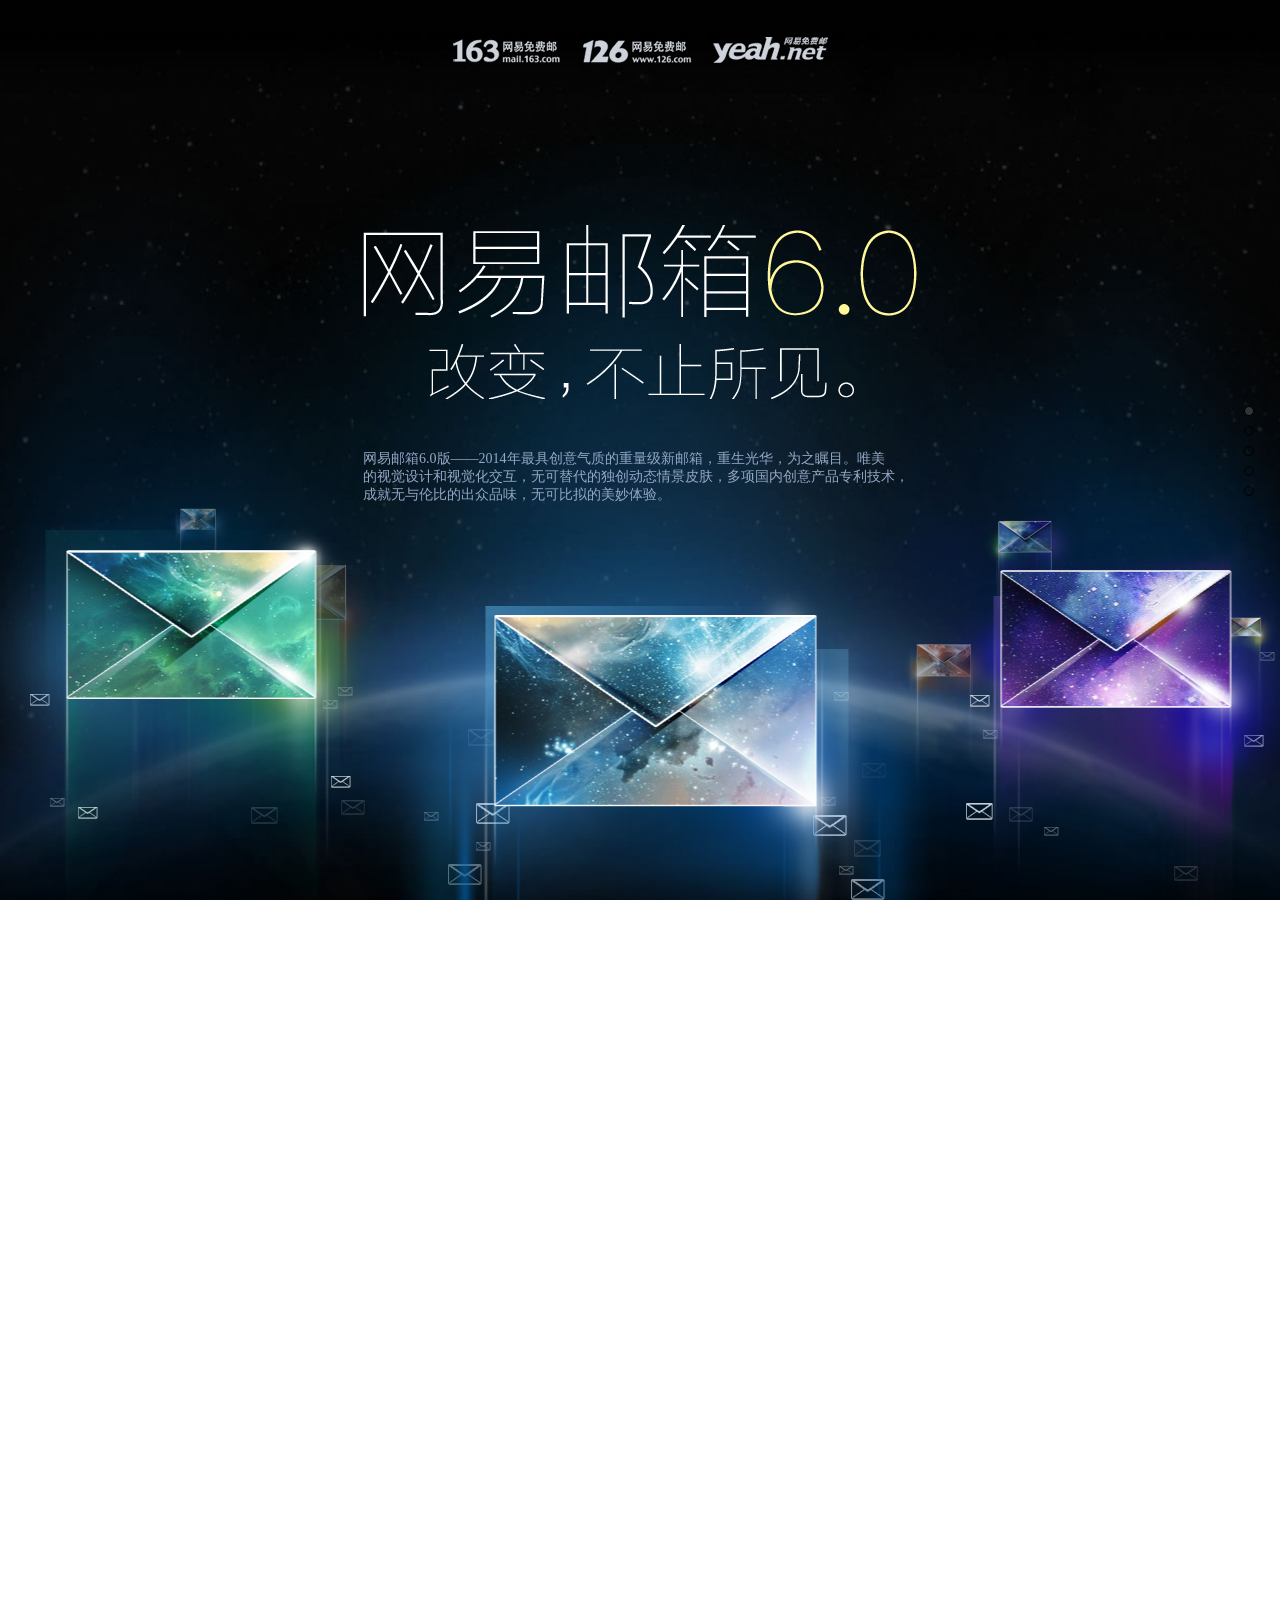
<file: 邮箱/wangyiyouxiang.html>
<!DOCTYPE html>
<html lang="en">
<head>
    <meta charset="UTF-8">
    <script src="js/jquery.min.js"></script>
    <link rel="stylesheet" href="css/jquery.fullPage.css">
    <script src="js/jquery-1.8.3.min.js"></script>
    <script src="js/jquery.fullPage.min.js"></script>
    <script src="js/jquery.easing.min.js"></script>
    <script src="js/wangyi.js"></script>
    <link rel="stylesheet" href="css/wangyi.css">
    <title>全屏切换</title>
</head>
<script>

</script>
<body>
<div class="box">
    <div class="section section01">
        <!--<img src="img/sec1.jpg" alt="">-->
        <div class="sec-ch-02"></div>
        <div class="sec-ch-01"></div>
        <div class="text01">网易邮箱6.0版——2014年最具创意气质的重量级新邮箱，重生光华，为之瞩目。唯美 <br>
            的视觉设计和视觉化交互，无可替代的独创动态情景皮肤，多项国内创意产品专利技术， <br>成就无与伦比的出众品味，无可比拟的美妙体验。
        </div>
        <div class="sec-ch-03"></div>
        <div class="sec-ch-04"></div>
    </div>
    <div class="section section02">
        <!--<img src="img/sec2.jpg" alt="">-->
        <div class="sec-ch-min">
            <div class="sec-ch-min01">[央视报道]</div>
            <div class="sec-ch-min02"></div>
            <div class="sec-ch-min03">2014年4月15日，网易公司在北京发布最新的网易邮箱6.0版，新版拥有多项独创产品和技术，并且和易信无缝连接。
                6月17日，央视13套《新闻直播间》对其进行了部分介绍</div>
            <div class="sec-ch-min04"></div>
        </div>
    </div>
    <div class="section section03">
        <!--<img src="img/sec3.jpg" alt="">-->
        <div class="sec03-min">
            <div class="sec03-min01">[ 视觉·简 ]</div>
            <div class="sec03-min02"></div>
            <div class="sec03-min03">
                秉承网易邮箱经典的清新简洁的设计风格，邮箱 6.0 版带来全新一代的设计理念，更追求极致唯美的视觉设计、传承更多人文和艺术底蕴，华丽蜕变，带来更舒服更爽心悦目的视觉享受。
            </div>
            <div class="sec03-min04"></div>
            <div class="sec03-min05"></div>
            <div class="sec03-min06"></div>

        </div>
    </div>
    <div class="section section04">
        <!--<img src="img/sec4.jpg" alt="">-->
        <div class="sec04-min">
            <div class="sec04-min01">[ 视觉化交互设计 ]</div>
            <div class="sec04-min02"></div>
            <div class="sec04-min03">
                邮箱 6.0 版采用了全新的视觉化交互设计，通过对界面的整体风格设计、重要信息的视觉化处理以及元素本身的视觉传达优化，来实现产品流程设计和交互行为塑造。从视觉的角度出发，让用户无需多想，直接通过感官与产品进行交互。
            </div>
            <div class="sec04-min04"></div>
            <div class="sec04-min05"></div>
            <div class="sec04-min06"></div>
        </div>
    </div>
    <div class="section section05">
        <!--<img src="img/sec5.jpg" alt="">-->
        <div class="sec05-min">
        </div>
    </div>
</div>
</body>

</html>
</file>
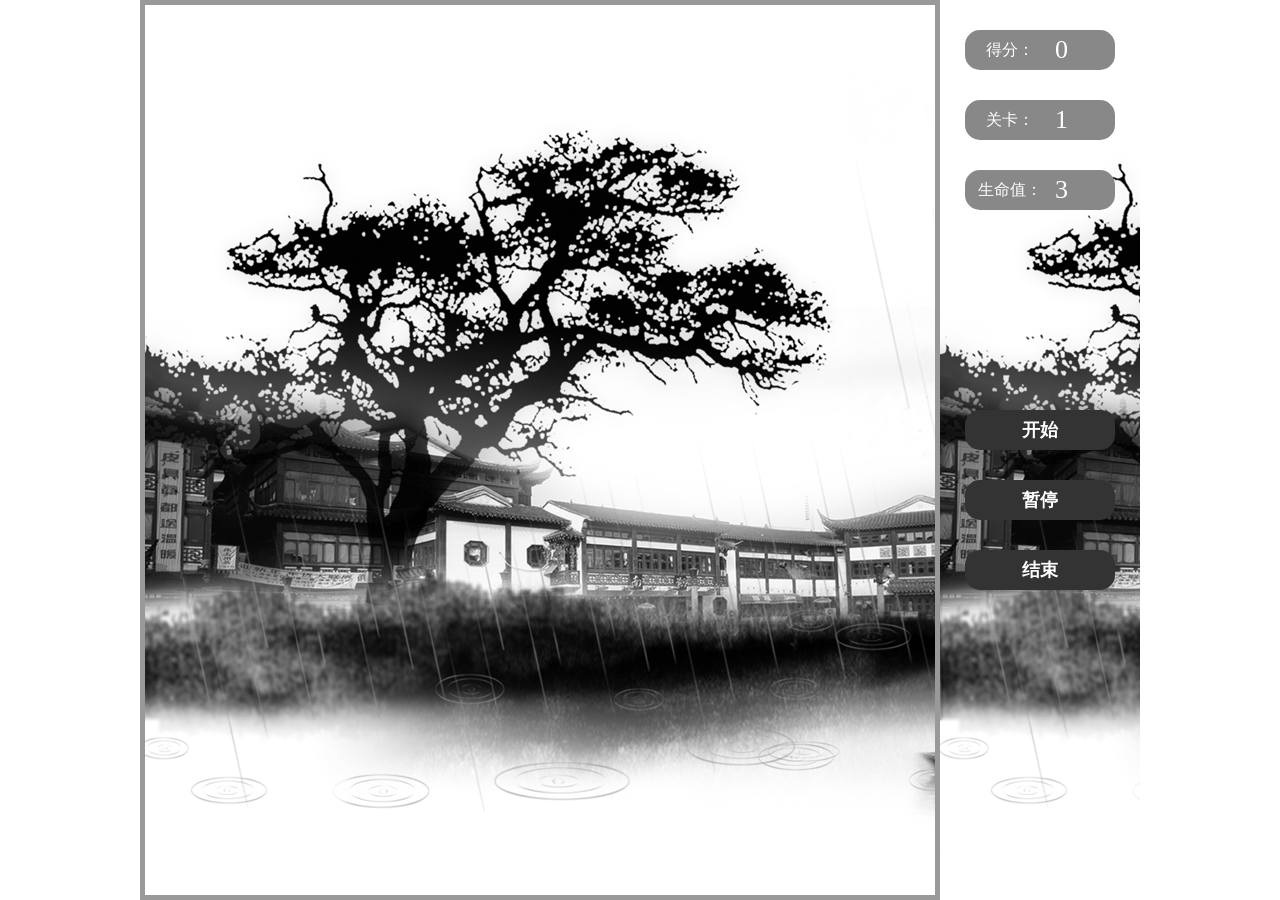
<file: 小游戏/打字游戏/daziyouxi.html>
<!DOCTYPE HTML PUBLIC "-//W3C//DTD HTML 4.01//EN" "http://www.w3.org/TR/html4/strict.dtd">
<html lang="en">
<head>
	<meta http-equiv="Content-Type" content="text/html;charset=UTF-8">
	<title>打字游戏</title>
	<script type="text/javascript" src="js/getEleFunction.js"></script>
	<script type="text/javascript" src="js/typegame.js"></script>
</head>
<style type="text/css">
	.scene{
		width: 1000px;
		height:100%;
		background:url(images/beij.jpg) ;
		position: absolute;
		left: 50%;
		margin-left: -500px;
		top: 0;
	}
	.main{
		width: 800px;
		height: 100%;
		float: left;
		position: relative;
		border: 5px solid #999;
		overflow: hidden;
		box-sizing:border-box;/*CSS3属性：内容区域自动减去边框所占大小*/
	}
	.control{
		width:200px;
		height: 100%;
		background:url(images/beij.jpg) no-repeat 0 0;
		float: left;	
	}
	.text{
		width: 150px;
		height: 40px;
		margin: 30px auto;
		background: #888;
		border-radius: 15px;
		text-align: center;
		line-height: 40px;
		font-size: 16px;
		color: #fff;
		/*box-shadow: 0 5px 5px #d0770a;*/
	}
	.show{
		width: 60px;
		height: 40px;
		float: right;
		text-align: left;
		line-height: 40px;
		font-size: 26px;
		color: #fff;
	}
	.btn{
		width: 150px;
		height: 40px;
		margin: 30px auto;
		background: #333;
		border-radius: 15px;
		/*border: 2px solid red;*/
		text-align: center;
		line-height: 40px;
		font-size: 18px;
		font-weight: bold;
		color: #fff;
		cursor: pointer;
		/*box-shadow: 0 5px 5px #308c06;*/
	}
</style>
<body>
	<div class="scene">
		<div class="main"></div>
		<div class="control">
			<div class="text">
			得分：
				<div class="score show">0</div>
			</div>
			<div class="text">
			关卡：
			<div class="state show">1</div>	
			</div>
			<div class="text">
			生命值：
				<div class="life show">3</div>
			</div>
			<div class="start btn" style="margin-top:200px;">开始</div>
			<div class="stop btn">暂停</div>
			<div class="end btn">结束</div>
		</div>
	</div>
</body>
</html>
</file>
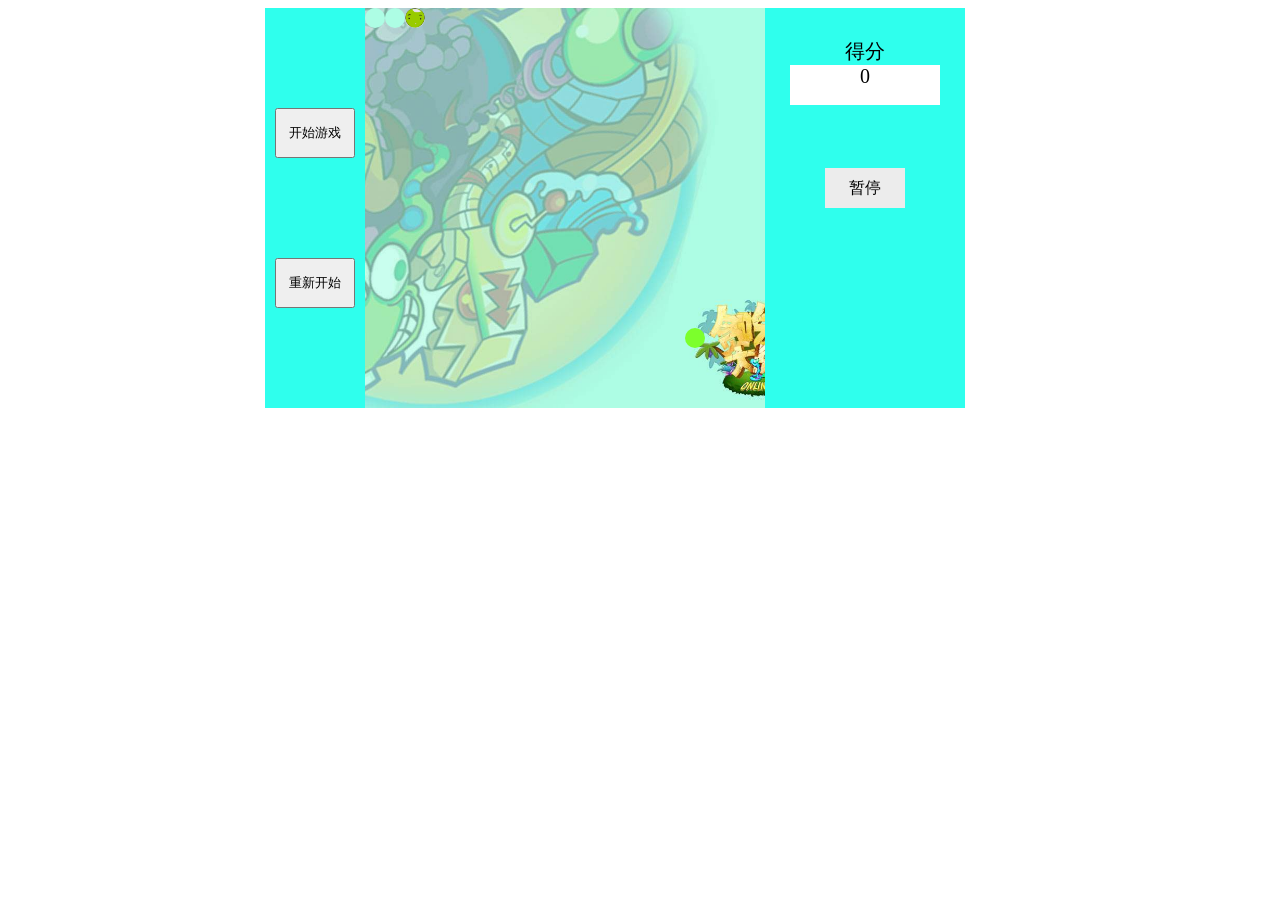
<file: 小游戏/贪吃蛇/snack.html>
<!doctype html>
<html lang="en">
<head>
    <meta charset="UTF-8">
    <meta name="viewport"
          content="width=device-width, user-scalable=no, initial-scale=1.0, maximum-scale=1.0, minimum-scale=1.0">
    <meta http-equiv="X-UA-Compatible" content="ie=edge">
    <title>Document</title>
    <style>
        .scene {
            width: 400px;
            height: 400px;
            /*border: 1px solid #ccc;*/
            box-sizing: border-box;
            /*margin: 0 auto;*/
            background:url('1.img/2.a.jpg') center no-repeat;
            background-size:cover;
            float:left;
            position:relative;
        }

        .block {
            width: 20px;
            height: 20px;
            box-sizing: border-box;
            /*border: 1px solid #ADFDE4;*/
            border-radius: 50%;
            float: left;
        }

        .snackbody {
            background: #ADFDE4;
        }

        .snackhead {
            /*background: red;*/
            background:url('1.img/1.c.jpg') center no-repeat;
            background-size:cover;
        }

        .food{
            background: #7cff2c;
            /*background:url('')*/
        }
        .container{
            width:750px;
            height:400px;
            margin:0 auto;
            display: flex;
            justify-content: flex-start;
        }
        .left{
            width:100px;
            height: 400px;
            background:#2fffed;
            text-align: center;
        }
        .left input{
            width:80px;
            height:50px;
            margin-top: 100px;
        }
        .right{
            width:200px;
            height:400px;
            background: #2fffed;
            text-align: center  ;
        }
        .cd{
            width:150px;
            height:80px;
            margin: 30px auto;
            text-align: center;
            font-size: 20px;
            color:#000;

        }
        .df{
            width:100%;
            height:40px;
            background:#fff;
        }
        #zt{
            width:80px;
            height:40px;
            margin:50px auto;
            line-height:40px;
            text-align:center;
            font-size:16px;
            background: #ECECEC;
            cursor:pointer;
        }
        .alert{
            position:absolute;
            left:0;right:0;
            top:0;bottom:0;
            margin:auto;
            width:150px;
            height:60px;
            background:#fff;
            font-size: 30px;
            color:#000;
            line-height:60px;
            text-align:center;
            font-weight:800;
            display: none;
        }
    </style>
</head>
<body>
<div class="container">
    <div class="left">
        <input type="button" value="开始游戏" id="start">
        <input type="button" value="重新开始" id="restart">
    </div>
    <div class="scene">
        <div class="alert">你完了!!</div>
    </div>
    <div class="right">
        <div class="cd">
            得分
            <div class="df">0</div>
        </div>
        <div id="zt">暂停</div>
    </div>
</div>
</body>
<script src='3.2.1.js'></script>
<script>
    for (var i=0; i < 20; i++) {
        for (var j=0; j < 20; j++) {
            $("<div></div>").addClass("block").attr("id", j + "-" + i).appendTo(".scene");
        }
    }
    var snackArr=[{x: 0, y: 0}, {x: 1, y: 0}, {x: 2, y: 0}];
    var snackHead=snackArr[snackArr.length - 1];
    function drawSnack() {
        $(".snackbody").removeClass("snackbody");
        $(".snackhead").removeClass("snackhead");
        $.each(snackArr, function (index, value) {
            $("#" + value.x + "-" + value.y).addClass("snackbody");
        });
        $("#" + snackHead.x + "-" + snackHead.y).addClass("snackhead");
        $('.df').html(snackArr.length-3);
    }
    drawSnack();
    var dir="r";
    function move() {
        switch (dir) {
            case "r":
                snackHead={x: snackHead.x + 1, y: snackHead.y};
                break;
            case "l":
                snackHead={x: snackHead.x - 1, y: snackHead.y};
                break;
            case "t":
                snackHead={x: snackHead.x, y: snackHead.y - 1};
                break;
            case "b":
                snackHead={x: snackHead.x, y: snackHead.y + 1};
                break;
        }
        snackArr.push(snackHead);
        var head=$("#"+snackHead.x+"-"+snackHead.y);
        if(head.hasClass("snackbody")||head.length===0){
            $('.alert').show(500);
            clearInterval(st);
//            location.reload();
        }
        if(head.hasClass("food")){
            head.removeClass("food");
            createFood();
        }else{
            snackArr.shift();
        }
        drawSnack();
    }
    let st;
    $('#start').click(function(){
        st=setInterval(move, 200);
    });
    $('#zt').click(function(){
        clearInterval(st);
        $(this).text('继续');
    });
    $('#restart').click(function(){
        drawSnack();
    });
    $(document).keydown(function (e) {
        switch (e.keyCode) {
            case 65:
            case 37:
                dir="l";
                break;
            case 87:
            case 38:
                dir="t";
                break;
            case 68:
            case 39:
                dir="r";
                break;
            case 83:
            case 40:
                dir="b";
                break;
        }
    });
    function createFood() {
        do {
            var rx=Math.floor(Math.random() * 20);
            var ry=Math.floor(Math.random() * 20);
        }while($("#"+rx+"-"+ry).hasClass("snackbody"));
        $("#"+rx+"-"+ry).addClass("food");
    }
    createFood();
</script>
</html>
</file>
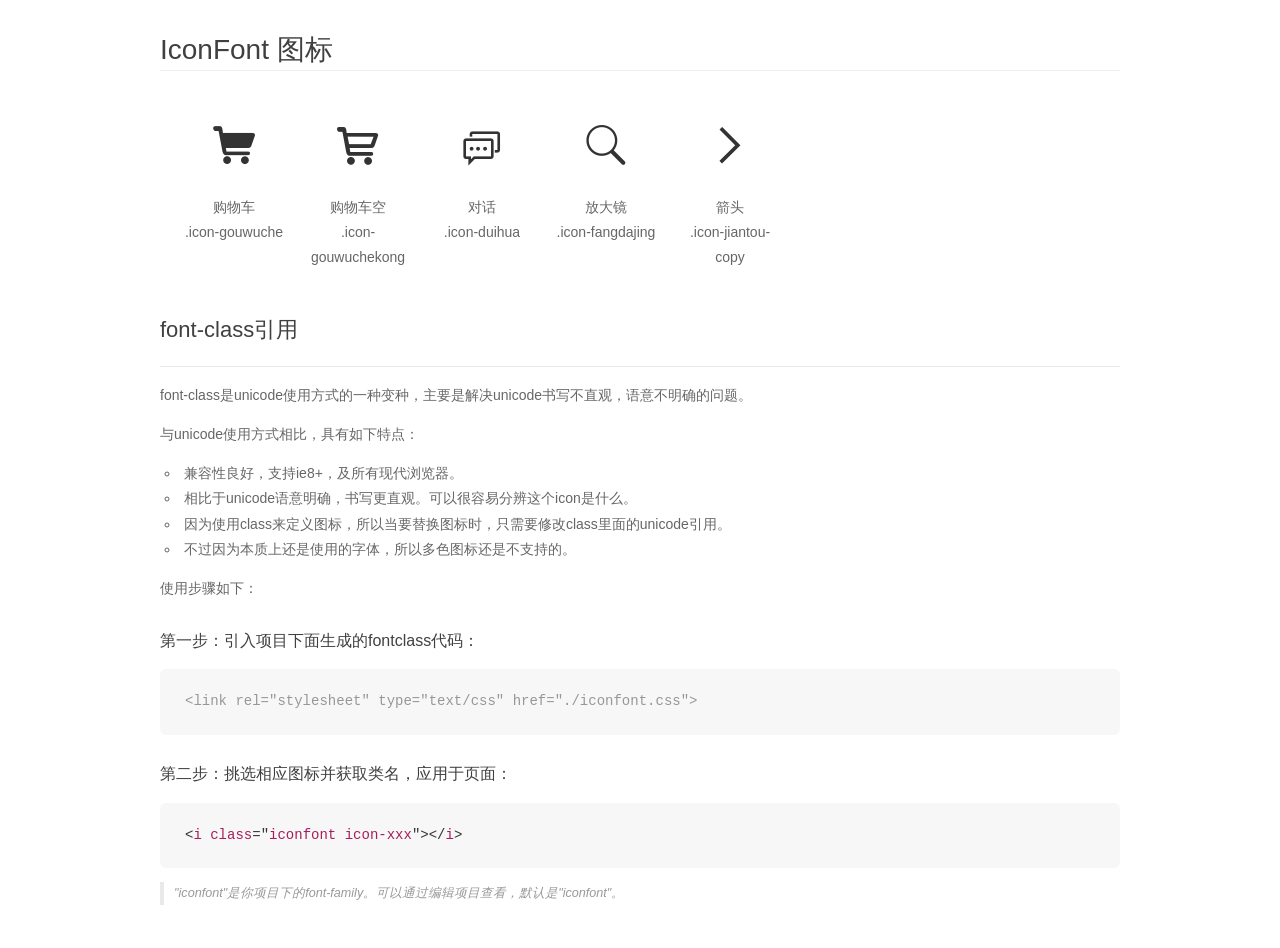
<file: 小米梁松/iconfont/demo_fontclass.html>
<!DOCTYPE html>
<html>
<head>
    <meta charset="utf-8"/>
    <title>IconFont</title>
    <link rel="stylesheet" href="demo.css">
    <link rel="stylesheet" href="iconfont.css">
</head>
<body>
    <div class="main markdown">
        <h1>IconFont 图标</h1>
        <ul class="icon_lists clear">
            
                <li>
                <i class="icon iconfont icon-gouwuche"></i>
                    <div class="name">购物车</div>
                    <div class="fontclass">.icon-gouwuche</div>
                </li>
            
                <li>
                <i class="icon iconfont icon-gouwuchekong"></i>
                    <div class="name">购物车空</div>
                    <div class="fontclass">.icon-gouwuchekong</div>
                </li>
            
                <li>
                <i class="icon iconfont icon-duihua"></i>
                    <div class="name">对话</div>
                    <div class="fontclass">.icon-duihua</div>
                </li>
            
                <li>
                <i class="icon iconfont icon-fangdajing"></i>
                    <div class="name">放大镜</div>
                    <div class="fontclass">.icon-fangdajing</div>
                </li>
            
                <li>
                <i class="icon iconfont icon-jiantou-copy"></i>
                    <div class="name">箭头</div>
                    <div class="fontclass">.icon-jiantou-copy</div>
                </li>
            
        </ul>

        <h2 id="font-class-">font-class引用</h2>
        <hr>

        <p>font-class是unicode使用方式的一种变种，主要是解决unicode书写不直观，语意不明确的问题。</p>
        <p>与unicode使用方式相比，具有如下特点：</p>
        <ul>
        <li>兼容性良好，支持ie8+，及所有现代浏览器。</li>
        <li>相比于unicode语意明确，书写更直观。可以很容易分辨这个icon是什么。</li>
        <li>因为使用class来定义图标，所以当要替换图标时，只需要修改class里面的unicode引用。</li>
        <li>不过因为本质上还是使用的字体，所以多色图标还是不支持的。</li>
        </ul>
        <p>使用步骤如下：</p>
        <h3 id="-fontclass-">第一步：引入项目下面生成的fontclass代码：</h3>


        <pre><code class="lang-js hljs javascript"><span class="hljs-comment">&lt;link rel="stylesheet" type="text/css" href="./iconfont.css"&gt;</span></code></pre>
        <h3 id="-">第二步：挑选相应图标并获取类名，应用于页面：</h3>
        <pre><code class="lang-css hljs">&lt;<span class="hljs-selector-tag">i</span> <span class="hljs-selector-tag">class</span>="<span class="hljs-selector-tag">iconfont</span> <span class="hljs-selector-tag">icon-xxx</span>"&gt;&lt;/<span class="hljs-selector-tag">i</span>&gt;</code></pre>
        <blockquote>
        <p>"iconfont"是你项目下的font-family。可以通过编辑项目查看，默认是"iconfont"。</p>
        </blockquote>
    </div>
</body>
</html>
</file>
<file: 简化ps/css/index.css>
@import url(./base.css);

.can{
	border:1px solid #000;
	position: absolute;
	top:40px;left: 100px;
	background-color: #fff;
}
.box{
	width: 100px;height: 500px;
	position: absolute;
	top:40px;left: 0;
}
button,input{
	float:left;
	font-size: 12px;
	display: inline-block;
	width: 40px;height: 30px;
	text-align: center;
	line-height: 30px;
	margin-right: 5px;
	margin-left: 5px;
	margin-top: 5px;
	background-color: #fff;
	box-sizing:border-box;
	border: 1px solid #000;
}

.out{
	width: 100%;height: 1px;
	position: relative;
	background-color: red;
}
</file>
<file: 简化ps/css/iconfont.css>
@font-face {font-family: "iconfont";
  src: url('iconfont.eot?t=1487168616406'); /* IE9*/
  src: url('iconfont.eot?t=1487168616406#iefix') format('embedded-opentype'), /* IE6-IE8 */
  url('iconfont.woff?t=1487168616406') format('woff'), /* chrome, firefox */
  url('iconfont.ttf?t=1487168616406') format('truetype'), /* chrome, firefox, opera, Safari, Android, iOS 4.2+*/
  url('iconfont.svg?t=1487168616406#iconfont') format('svg'); /* iOS 4.1- */
}

.iconfont {
  font-family:"iconfont" !important;
  font-size:16px;
  font-style:normal;
  -webkit-font-smoothing: antialiased;
  -moz-osx-font-smoothing: grayscale;
}

.icon-iconfontsanjiaoxing:before { content: "\e675"; }

.icon-iconfontpen:before { content: "\e634"; }

.icon-iocnchexiao:before { content: "\e60a"; }

.icon-juxing:before { content: "\e6dd"; }

.icon-duobianxing:before { content: "\e6de"; }

.icon-line:before { content: "\e653"; }

.icon-tuoyuan:before { content: "\e61a"; }
</file>
<file: style/style.css>
/**css reset**/
html, body, div, span, applet, object, iframe,
h1, h2, h3, h4, h5, h6, p, blockquote, pre,
a, abbr, acronym, address, big, cite, code,
del, dfn, em, font, img, ins, kbd, q, s, samp,
small, strike, strong, sub, sup, tt, var,
dl, dt, dd, ol, ul, li,
fieldset, form, label, legend,
table, caption, tbody, tfoot, thead, tr, th, td {
	margin: 0;
	padding: 0;
	border: 0;
	outline: 0;
	font-weight: inherit;
	font-style: inherit;
	font-size: 100%;
	font-family: inherit;
	vertical-align: baseline;
}

body{
		background: #020202 url(../images/highlight.jpg) no-repeat center;
		font-family:Helvatica,Arial, "Times New Roman", Times, serif;
		font-size:12px;
		color:#bb5544;
		margin:0;
		padding:0;
		line-height:1.5em;
}


#wrapper{
		width:960px;
		margin:0 auto;
		margin-top:0px;
		padding-top:50px;
	}
		

a{
		color:#bb5544;
		text-decoration:none;}


a:hover{
		color:#666;
		text-decoration:underline;}

	
h1{
		
		font-size:18px;
		color: #bb5544;
		text-transform:capitalize;
		line-height:28px;
		text-align:left;}	
		
		
h2{
		
		font-size:18px;
		color: #bb5544;
		text-transform:capitalize;
		line-height:20px;
		
		text-align:left;}	
	

h3{
		
		font-size:24px;
		color: #bb5544;
		text-transform:capitalize;
		line-height:28px;
		text-align:left;}	
		
hr {
    -moz-border-bottom-colors: none;
    -moz-border-image: none;
    -moz-border-left-colors: none;
    -moz-border-right-colors: none;
    -moz-border-top-colors: none;
    border-color: #000000 #000000 #333333;
    border-style: solid;
    border-width: 1px;
    clear: both;
    display: block;
    margin: 24px 0;
    padding: 0;
    width: 100%;
}
	

img{
	   	border:none;
		float:left;
		margin-top:5px;}
	   


p{       font-family:Arial, Helvetica, sans-serif;
		font-size:12px;
		text-align:justify;
		line-height:18px;
		color:#CCC;}


.clearfix{
		clear:both;
		visibility:hidden;
		height:0;
		}
		
.nomargingright{
		margin-right:0px !important;}

#mainbody{
		width:100%;
		float:left;
		position:relative;
		padding-top:55px;
		}	
		
	.copyrights{
	text-indent:-9999px;
	height:0;
	line-height:0;
	font-size:0;
	overflow:hidden;
}	

#logo {
	position: absolute;
	z-index: 100;
	width:230px;
	height:64px;
	margin-top:-65px;
	
}
#logo a {
    background:url(../images/logo.png) no-repeat;
    display: block;
    height:64px;
    margin: 0px 0 0;
    padding: 0;
    text-decoration: none;
    width:230px;
}

#logo a span {
    display: none;
}


#content {
    width: 960px;
    box-shadow: 0 0 10px #000000;
    float: left;
    margin:0px;
    padding:0px;
	z-index:50;
  
   
}


#main{
		width:100%;
		float:left;
		 background: #333;
	   
		}
		
		
.section{
		width:100%;
		float:left;
		padding:15px 0px 15px 0px;
	
	   
		}		
		
		
.work_items{
		width:930px;
		float:left;
		padding:15px 0px 0px 0px;
		margin:1px 0px 0px 15px;
	  
	   
		}
				
.work_description{
		display:block;
		float:left;
		width:625px;
		padding-left:15px;
		}
		
		

.Skills_items{
		width:270px;
		float: right;
		margin-top: 75px; margin-bottom:20px;
		}
	
.Skills_items .block{
		width:100%;
		}
		
.Skills_widget_items{
	display:block;
	padding-top:15px;
	 
		}
		
.Skills_widget_title{
	display:block;
		}		



.Skills_widget_stars{
	float:left;
     width:100%;
	 padding-bottom:8px;
	border-bottom:#666 1px dotted;
	
	}
	
.widget_stars	{
		
		display:block;
		padding-right:7px;}
	
.category {
    display: block;
    font-style: italic;
    line-height: 12px;
    margin: 2px 0 0px;
    padding: 0 0px;
}
		


.about_page{
		width:930px;
		float:left;
		padding:15px 0px 0px 0px;
		margin:1px 0px 0px 15px;
	 
	   
		}
		
		
		


.about_items{
		width:630px;
		float:left;
		padding-bottom:20px;}

.about_img{
		width:300px;
		height:193px;
		float:right;
		margin:0px 0px 7px 10px;
		}


.contact_page{
		width:930px;
		float:left;
		padding:15px 0px 0px 0px;
		margin:1px 0px 0px 15px;
	   
	   
		}
		
.contact_items{
		width:630px;
		float:left;
		padding-bottom:20px;}


.grey_bar{
		width:898px;
		height:22px;
		background:#262626;
		margin-bottom:20px;
		padding:18px 15px 15px 15px;}
.grey_bar2{
		width:95%;
		height:22px;
		background:#262626;
		margin-bottom:20px;
		padding:18px 15px 15px 15px;
	}		

#breadcrumbs{
		width: auto;
		float:right;
		}
		
		
#breadcrumbs ul{
		width:100%;
		float:right;
		}
		
#breadcrumbs ul li{
		
		float:left;
		list-style:none;
		padding-left:5px; font-size:11px;
		}	
		
		
#breadcrumbs ul li a{
		
		color:#bb5544;
		font-size:11px;
		text-decoration:none;
		}	
		
		
#breadcrumbs ul li a:hover{
		
		color:#999;
		text-decoration:underline;
		}	
		
		
.contact_sidebar{
		width:270px;
		float: right;
		margin-top:75px;  margin-bottom:20px;
		}

#address{
		width:100%;
		}	
		
		
#address ul{
		width:100%;
		margin-top:15px;
		}	
		
		
#address ul li{
		list-style:none;
		padding-bottom:8px;
		}	
		
		
.map{
		width:260px;
		border:5px solid #666;
		margin-top:20px;
		}		
	
		
#contact_items .conttac_form{
		width:100%;
		padding-top:30px;
		
		
		
		
		}
		
		

.formblock { display: block; clear: left; position:relative;}

.formblock label { display: block;  font-weight: 600; color: #232323;  color: #fff; font-size:12px;}

.formblock input {width:270px; height: 40px; padding: 0 0 0 30px;float:left;background:#262626;
		border:#666 1px solid; margin:10px 0 0 0;-webkit-border-radius: 3px;-moz-border-radius: 3px;-ms-border-radius: 3px;-o-border-radius: 3px;border-radius: 3px;position:relative; color:#999;}

.formblock input:focus {background:#292929; outline: none; }

.formblock textarea {width:570px; height: 130px; padding: 20px 10px 0 30px;background:#262626; clear:left; border:#666 1px solid;;margin:10px 0 0 0;
-webkit-border-radius: 3px;-moz-border-radius: 3px;-ms-border-radius: 3px;-o-border-radius: 3px;border-radius: 3px;position:relative; color:#999;}

.formblock textarea:focus {background:#292929; outline: none;}

/*.formblock .error {color:#ba1e1e; font-size:11px; position:relative; top:15px; left:10px;}*/

.info { font-weight: bold; color: #3c4042; }
 p.tick { font-weight: bold; color: #3c4042; }
.button {border:none; float:right; margin:20px 0 0 0;}
		
		

		
#leftsidebar{
		width:360px;
		float:left;
		height:589px;
		background:#333;
		padding-bottom:20px;
		}




#sidebar{
		width:600px;
		float:left;
		}


#navigation {
	float: right;
	height: 40px;
	left:692px;
	margin: 0 0px 0 0px;
	position: absolute;
	top:31px;
	z-index:400;
	width: 271px;
	
	
}
.nav {
   
    list-style-type: none;
    margin: 0;
    padding: 0;
	float:right;
  
   
	
}



.nav ul {
    margin: 0;
    padding: 0;
}
.nav li {
    display: block;
    float: left;
   list-style-type: none;
   
 
 
}
.nav li a {
    float: left;
	
    padding:0px 13px 0px 13px;
}



.nav li a:hover {
   
    color:#666;
	text-decoration:none;
}

.nav li a.active {
  
    color:#666;
	text-decoration:none;
}


.nav li a span {

 line-height:16px;
 
  
}


#viwe_more_works_btn{
		width:149px;
		float: right;
		height:37px;
		margin-bottom:20px;}
		
		
#viwe_more_works_btn a{
		text-decoration:none;
		width:149px;
		float: right;
		height:37px;
		background:url(../images/view_more_btn.png) no-repeat;
		border:none;}
		
		
#viwe_more_works_btn a:hover{
		width:149px;
		float: right;
		height:37px;

		background:url(../images/view_more_btn_hover.png) no-repeat;
		border:none;}		
		


	
	
	
.send_btn{
	 width:73px;
	 height:27px;
	 float:left;
	 background:url(../images/send_btn.png) no-repeat;
	 text-align:center;}
	 
	 
.send_btn a{
	 
	 text-align:center;
	 line-height:32px;
	 text-decoration:none;
	 font-size:11px;
	 font-weight:bold;
	 color:#FFF;}
	
	
.send_btn a:hover{
	 
	 text-align:center;
	 line-height:32px;
	 text-decoration:none;
	 color:#bb5544;}	

.gallery-box{
	width:287px;
	height: 151px;
	float:left;
	border:#666 1px solid;
	padding:0px 4px 4px 4px;
	margin-right:18px;
	}

.box1{
	width:151px;
	height: 151px;
	float:left;
	border:#666 1px solid;
	padding:0px 4px 4px 4px;
	margin-right:86px;
	margin-left: 68px;
}

.box1 img{
	display: block;
	width: 100%;
	height: 100%;
}
#work_gallery{
		width:100%;
	    height: 100%;
		float:left;
	}
		
	

#work_gallery .pro_items{
		width:100%;
		margin:0px 18px  20px 0px;
		float:left;
		}


.main_tittle{
		width:280px;
		float:left;
		border-top:#606060 1px solid;
		line-height:22px;
		margin:40px 0px 0px 40px;
		padding:15px 0px 0px 0px;}
		
		

.main_desc{
		width:280px;
		float:left;
		border-top:#606060 1px solid;
		line-height:22px;
		margin:25px 0px 0px 40px;
		padding:10px 0px 0px 0px;}
		
		
.update{
		width:280px;
		border-top:#606060 1px solid;
		line-height:22px;
		margin:20px 0px 0px 40px;
		padding:10px 0px 0px 0px;}
		
.update ul{
		width:100%;
		list-style:none;
		float:left;
		}
		
		
.update ul li{
		width:100%;
		float:left;
		list-style:none;
		}
		
.update ul li a{
		
		float:left;
		text-decoration: none;
		color:#CCC;
		display:inline;
		}		

.update ul li a:hover{
		
		float:left;
		text-decoration: underline;
		color:#bb5544;
		}	
		
		
		
		
		
		
.about{
		width:280px;
		float:left;
		border-top:#606060 1px solid;
		line-height:22px;
		margin:25px 0px 0px 40px;
		padding:10px 0px 0px 0px;}	
		

#social_container{
		width:120px;
		margin:0 auto;
		display:block;}

.social_icon{
		width:24px;
		height:24px;
		 float:left;
		margin:0px 2px 15px 2px;
		 display:inline;}		
		



#footer{
   
 
    float: left;
    left: 0;
    padding: 40px 0 0;
    width: 100%;
    z-index: 100; margin-bottom: 20px;}	
		
		
#footer p{
		font-size:11px;
		text-align:center;
		line-height:22px;}	


#footer span{
		width:960px;
		margin:0 auto;
		display:block;
		padding-top:0px;
		}		
		
.mail-send-error
{
    color: Red!important;
    font-weight: bold!important;
}
.mail-send-success
{
    float: left!important;
    color: green!important;
    font-weight: bold!important;
}

.error
{
    border:solid 1px red!important;
    }
    #img-sending
    {
        margin-left:10px;
        display:none;
        }
</file>
<file: 小米梁松/css/小米.css>
*{
	margin : 0;
	padding : 0;
	text-decoration: none;
	font-family: "微软雅黑","宋体","sans-serif";
	list-style: none;
	box-sizing: border-box;
}
body{
	background: #fff;
}
img{
	border: 0;
}
/* 头部开始 */
header{
	width: 100%;
	height: 40px;
	background: #333333;
}
main{
	width: 1226px;
	height: 100%;
	/* background: red; */
	margin: 0 auto;
}
.touzuo{
	width: 615px;
	height: 100%;
	/* background: green; */
	float: left;
}
.xiaomi li{
	/* width: 48px; */
	height: 12px;
	/* background: yellowgreen; */
	float: left;
	font-size: 12px;
	padding-left: 8px;
	padding-right: 9px;
	border-right: 1px solid #424242;
	line-height: 100%;
	margin-top: 14px;
	list-style: none;
	text-align: center;
}
.xiaomi li a{
	color: #a4b094;
}
.xiaomi li a:hover{
	color: #ffffff;
}
.xiaomi .z1{
	padding-left: 0px;
}
.xiaomi .zs2{
	border-right: 0px solid #424242;
}
.nav{
	width: 100%;
	height: 100px;
	/* background: yellow; */
	position: relative;
}
.logo{
	width: 55px;
	height: 55px;
    /* background: pink; */
    float: left;
    margin-top: 22px;
    margin-right: 190px;
    background: url('小米商城_06.png') no-repeat 0 0;
}
.navzhong{
	width: 588px;
	height: 100%;
	/* background: pink; */
	float: left;
}
.navzi,nav-8{
	width:588px;
	height:100%;
	transition: all 5s;
}
.navzi li{
    height: 100%;
	/* background: yellowgreen; */
	float: left;
	font-size: 15px;	
	padding-right: 20px;	
	line-height: 100%;	
	list-style: none;
	text-align: center;
	color: #ffff;
}
.navzi li a{
	display: block;
	height: 100%;
	padding-top: 40px;
}
.navzi .shwqu{
	padding-right: 0px;
}
.navzi li a{
	color: #333333;
}
.navzi li a:hover{
	color: red;
}
.touyou{
	width: 134px;
	height: 12px;
	/* background: yellow; */
	float: right;
	margin-top: 13px;
	margin-right: 25px;
}
.yincang{
	width:100%;
	border-bottom:1px solid #000;
	border-top:1px solid #000;
	height:200px;
	background: #fff;
	position: absolute;
	top:0px;
	left:0;
	z-index: 50;
	display: none;
}

.navzi:hover .yincang{
	display: block;
	transform: translateY(100px);
}
.yincang .yin{
	width:1226px;
	height:100%;
	/*background: red;*/
	margin:0 auto;
	position: relative;
}
.yin-1{
	width:100%;
	height:100%;
	/*overflow: hidden;*/
}
.yin-1 .yin-2{
	width: 1226px;
	height:100%;
	position: absolute;
	top:0;
	left:0;
	display: none;
}
.yin-1 .active{
	z-index: 20;
	display: block;
}
.yincang .yin ul{
	width:100%;
	height:100%;
	padding:10px 0;
}

.yin-2 ul li{
	width:16.66%;
	height:100%;
	/*background: yellow;*/
	border-right: 1px solid #1b394e;
	position: relative;
}
.yincang .yin-2 ul li:last-child{
	border-right: none;
}
.yin-2 ul li img{
	width:120px;
	height:120px;
	position: absolute;
	top:20px;
	left:50%;
	margin-left: -60px;
}
.gouwuche{
	width: 120px;
	height: 100%;
	background: #424242;
	float: right;
	padding: 12px 0;
	box-sizing: border-box;
	display: flex;
	position: relative;
}
.baise{
	width: 120px;
	height:20px;
	background: #fff;
	position: absolute;
	bottom:-10px;
	display: none;
	z-index:20;
}
.yincang-gouwu{
	width: 300px;
	height:100px;
    background: #fff;
	position: absolute;
	bottom:-100px;
	z-index: 10;
	right: 0;
	box-shadow: 0 0 1px 1px rgba(0,0,0,0.4);
	display:none;
	font-size: 12px;
	color: #1b394e;
	text-align: center;
	line-height: 100px;
}
.gouwuche:hover .baise{
	display: block;
}
.gouwuche:hover .yincang-gouwu{
	display: block;
}
.gouwuche:hover{
	background: #fff;
}
.gouwuche a{
	display: block;
	width: 16px;
	height: 16px;
    /* background: red; */
    margin-left: 10px;
}
.gouwuche p{
	display: block;
	font-size: 14px;
	margin-top: -2px;
    margin-left: 5px;
    color: #fff;
}
.gouwuche:hover p{
	color: #eb8f35;
}
.gouwuche:hover a{
	color: #eb8f35;
}
.icon-gouwuche{
	font-size: 16px;
    color: #b0b0b0;
}
.youzi li{
	 height: 12px;
	/* background: yellowgreen; */
	float: left;
	font-size: 12px;	
	border-right: 1px solid #424242;
	line-height: 100%;	
	list-style: none;
	text-align: center;
	color: #b0b0b0;
	padding-right: 8px;
	padding-left: 8px;
}
.youzi li a{
	color: #b0b0b0;
}
.youzi .q01{
	padding-left: 0px;
}
.youzi .q03{
	padding-right: 0px;
	padding-left: 12px;
	border-right: 0px solid #424242;
}
.navyou{
	width: 296px;
	height: 50px;
	/* background: pink; */
	float: right;
	margin-top: 25px;
	position: relative;
}
.navyou1{
	width: 243px;
	height: 48px;
	/* background: #ffffff; */
	border: 1px solid #e0e0e0;
	float: left;
	
}
.navyou2{
	width: 50px;
	height: 48px;
	/* background: #ffffff; */
	float: right;
	border: 1px solid #e0e0e0;
	border-left: none;
	padding: 16px 17px;
	box-sizing: border-box;
}
.navyou2:hover{
	background: #eb8f35;
}
.navyou2 a{
	display: block;
	width: 16px;
	height: 16px;
}

.icon-fangdajing{
	font-size: 14px;
	color: #616161;
}
#ziti1{
	width: 53px;
	height: 18px;
	background: #eeeeee;
	position: absolute;
	top: 15px;
	left: 93px;
	font-size: 12px;
	line-height: 18px;
	text-align: center;
	color: #757575;
}
#ziti2{
	width: 82px;
	height: 18px;
	background:#eeeeee; 
	position: absolute;
	top: 15px;
	left: 151px;
	font-size: 12px;
	line-height: 18px;
	text-align: center;
    color: #757575;
}
#ziti1:hover{
    background: red;
    color: #ffffff;
}
#ziti2:hover{
    background: red;
    color: #ffffff;
}
/*大图*/
.datu{
	width:100%;
	height:460px;
	/*background: pink;*/
}
.datu main,.datuzhong{
	width:1226px;
	height:100%;
	/*background: #101114;*/
	margin:0 auto;
	position: relative;
	overflow: hidden;
}
.datuzhong ul{
	width:100%;
	height:100%;
}
.datuzhong ul li{
	display: block;
	width:100%;
	height:100%;
	position: absolute;
	top:0;
	left:1226px;
}
.datuzhong ul li a{
	display: block;
	width:100%;
	height:100%;
}
.datuzhong ul li a img{
	display: block;
	width:100%;
	height:100%;
}
.datuzhong ul .active{
	/*display: block;*/
	left:0;
}
.cebanner{
	width:233px;
	height:460px;
	background: rgba(16,17,20,0.5);
	position: absolute;
	top:0;
	left:0;
	z-index: 15;
	/*padding-top: 20px;*/
	/*position: relative;*/
}
.cebanner ul{
	width:100%;
	height:100%;
	background: rgba(16,17,20,0.5);
	padding-top: 20px;
}
.cebanner ul li{
	width:100%;
	height:42px;
	/*background: rgba(16,17,20,0.5);;*/
	font-size: 12px;
    padding-top: 15px;
	text-align: center;
	color: #ffffff;
}
.span2{
	float: left;
	margin-left: 31px;
}
.span1{
	float: right;
	margin-right: 23px;
}
.cebanner ul li:hover{
	background: #f7700e;
}
.erjixuanxiang{
	width:500px;
	height:460px;
	background: #ffffff;
	position: absolute;
	left:233px;
	top:0px;
	font-size: 40px;
	color: red;
	z-index: 5000;
}
.erjixuanxiang{
	display: none;
}
.erjixuanxiang img{
	display: block;
	width: 100px;
	height:100px;

}
.cebanner ul li:hover .erjixuanxiang{
	display: block;
}
.zuojian{
	width:20px;
	height:48px;
	position: absolute;
	top:214px;
	left:242px;
	z-index:15;
}
.zuojian2{
	display: none;
}
.zuojian:hover .zuojian2{
	display: block;
}
.zuojian:hover .zuojian1{
	display: none;
}
.zuoyou{
	width:20px;
	height:48px;
	position: absolute;
	top:214px;
	right:8px;
	z-index:15;
}
.zuoyou2{
	display: none;
}
.zuoyou:hover .zuoyou2{
	display: block;
}
.zuoyou:hover .zouyou1{
	display: none;
}
.lunbodian{
	width:90px;
	height:10px;
	/*background: red;*/
	position: absolute;
	bottom:25px;
	right: 35px;
	z-index:15;
}
.lunbodian ul{
	width:100%;
	height:100%;
	display: flex;
	justify-content:space-between;
}
.lunbodian ul li{
	width:10px;
	height:10px;
	background: #17171c;
	border:2px solid #5c5c5f;
	border-radius: 50%;
}
.lunbodian ul .active{
	background: #7c7c81;
}
.re1{
	width: 1226px;
	height: 170px;
	/* background: #b9b7b7; */
	margin:0 auto;
	margin-top: 15px;
}
.re2{
	width: 235px;
	height: 170px;
	background: #7cdc42;
	float: left;
	margin-right: 14px;
}
.re2 a{
	display: block;
	width: 235px;
	height: 170px;
}
.re2 a img{
	display: block;
	width: 235px;
	height: 170px;
}
.re3{
	width: 316px;
	height: 170px;
	/* background: #7cdc42; */
	float: left;
	margin-right: 14px;
}
.re4{
	width: 316px;
	height: 170px;
	/* background: #7cdc42; */
	float: left;
	margin-right: 14px;
}
.re5{
	width: 316px;
	height: 170px;
	/* background: #7cdc42; */
	float: left;
}
.m2{
	display: block;
	width: 316px;
	height: 170px;
}
.m3{
	display: block;
	width: 316px;
	height: 170px;
}

.m4{
	display: block;
	width: 316px;
	height: 170px;
}
.mxdp{
	width: 1226px;
	height: 84px;
	/* background: #d7d12e; */
	margin: 0 auto;
}
.mxzi{
	font-size: 20px;
	margin-top: 44px;
	float: left;
}
.mxdp1{
	width: 1226px;
	height: 342px;
	/* background: pink; */
	margin: 0 auto;

}
.mmp{
	width:100%;
	height:100%;
}
.mingxing0{
	width:100%;
	height:100%;
	overflow: hidden;
	position: relative;
}
.mxdp1 .mingxing0 .active{
	width: 100%;
	height: 100%;
	float: left;
	position: absolute;
	top: 0;
	left: -1226px;
}
.mingxing0 .mingxing{
	width: 100%;
	height: 100%;
	float: left;
	position: absolute;
	top: 0;
	left: 0px;
}
.mmp li{
	width: 234px;
	height: 341px;
	/* background: yellow; */
	list-style: none;
	border-top: 1px solid #ffac13;
	float: left;
	margin-right: 14px;
	position: relative;
}
.mmp .nnd1{
	margin-right: 0px;
}
.mmp li img{
	display: block;
	width: 160px;
	height: 160px;
	margin-top: 37px;
	margin-left: 37px;
}
.hm1{
	font-size: 12px;
	margin-top: 34px;
	margin-left: 80px;
	position: absolute;
	color: #706d68;
}
.hm2{
	font-size: 12px;
	margin-top: 57px;
	margin-left: 38px;
	position: absolute;
	color: #c1c1c1;
}
.hm3{
	font-size: 12px;
	margin-top: 88px;
	margin-left: 93px;
	position: absolute;
	color: #e7601c;
}
.hm4{
	font-size: 12px;
	margin-top: 34px;
	margin-left: 80px;
	position: absolute;
	color: #706d68;
}
.hm5{
	font-size: 12px;
	margin-top: 57px;
	margin-left: 28px;
	position: absolute;
	color: #c1c1c1;
}
.hm6{
	font-size: 12px;
	margin-top: 88px;
	margin-left: 89px;
	position: absolute;
	color: #e7601c;
}
.hm7{
	font-size: 12px;
	margin-top: 34px;
	margin-left: 92px;
	position: absolute;
	color: #706d68;
}
.hm8{
	font-size: 12px;
	margin-top: 57px;
	margin-left: 34px;
	position: absolute;
	color: #c1c1c1;
}
.hm9{
	font-size: 12px;
	margin-top: 88px;
	margin-left: 88px;
	position: absolute;
	color: #e7601c;
}
.hm11{
	font-size: 12px;
	margin-top: 34px;
	margin-left: 58px;
	position: absolute;
	color: #706d68;
}
.hm12{
	font-size: 12px;
	margin-top: 57px;
	margin-left: 54px;
	position: absolute;
	color: #c1c1c1;
}
.hm13{
	font-size: 12px;
	margin-top: 88px;
	margin-left: 90px;
	position: absolute;
	color: #e7601c;
}
.hm14{
	font-size: 12px;
	margin-top: 34px;
	margin-left: 83px;
	position: absolute;
	color: #706d68;
}
.hm15{
	font-size: 12px;
	margin-top: 57px;
	margin-left: 35px;
	position: absolute;
	color: #c1c1c1;
}
.hm16{
	font-size: 12px;
	margin-top: 88px;
	margin-left: 89px;
	position: absolute;
	color: #e7601c;
}
.mxzi1{
	width: 72px;
	height: 24px;
	/* background: red; */
	float: right;
	margin-top: 50px;
}
#zuo{
	width: 34px;
	height: 22px;
	/*background: yellow;*/
	border: 1px solid #e0e0e0;
	float: left;
}
#you{
	width: 34px;
	height: 22px;
	/*background: yellow;*/
	border: 1px solid #e0e0e0;
	border-left: 0px solid #e0e0e0;
	float: right;
}
#zuo img,#you img{
	display: block;
	width: 34px;
	height: 22px;
}
.zhineng1{
	width: 100%;
	height: 752px;
	background: #f5f5f5;
	/*position: relative;*/
}
.zhineng1 main{
	position: relative;
}
.zhineng2{
	margin-top: 77px;
	float: left;
	font-size: 22px;
	color: #333333;
}
.zhinengtext{
	height:16px;
	/*background: yellow;*/
	position: absolute;
	top:81px;
	right:0px;
	display: flex;
}
.zhinengtext li{
	display: block;
	height:16px;
	font-size: 16px;
	color: #333333;
	margin-right: 32px;
	padding-bottom: 23px;
}
.aa{
	border-bottom: 2px solid #ff6700;
}
.zhinengtext li:last-child{
	margin-right: 0;
}
.zhineng1 a:hover{
	color: red;
}
.zhintu{
	width: 1226px;
	height: 614px;
	/*background: pink;*/
	position: absolute;
	left:0;
	top:120px;
	display: flex;
}
.znsp1{
	width: 234px;
	height: 614px;
	background: #ffffff;
	float: left;
}
.youce{
	width:992px;
	height:100%;
	/*background: yellow;*/
	position: absolute;
	left: 234px;;
	top: 0;
}
.youce ul{
	width:100%;
	height: 100%;
	position: absolute;
	left: 0;;
	top: 0;
}
.znsp00{
	z-index: 6;
}
.youce ul li{
	width: 234px;
	height: 300px;
	background: #ffffff;
	float: left;
	margin-left: 14px;
	list-style: none;
	position: relative;
	overflow: hidden;
	transition: all 0.5s;
}

.youce ul .w2{
	margin-top: 14px;
}
.e1{
	width: 234px;
	height: 614px;
	
}
.w1 a{
	width: 160px;
	height: 160px;
	background: #ffffff;
	position: absolute;
	left: 37px;
	top: 37px;

}
.w2 a{
	width: 160px;
	height: 160px;
	/*background: pink;*/
	position: absolute;
	left: 37px;
	top: 37px;
}
.e3{
	width: 160px;
	height: 160px;

}
.znsp0-0{
	width: 64px;
	height: 20px;
	background: #e53935;
	float: left;
    position: absolute;
    top: 0px;
    left: 85px;
    font-size: 12px;
    line-height: 20px;
    text-align: center;
    color: #ffffff;
}
.znsp0-1{
	width: 64px;
	height: 20px;
	background: #e53935;
	float: left;
    position: absolute;
    top: 0px;
    left: 85px;
    font-size: 12px;
    line-height: 20px;
    text-align: center;
    color: #ffffff;
}
.znsp0-0-1{
	display: block;
	font-size: 12px;
	margin-left: 0px;
	margin-top: 9px;
	text-align: center;
	color: #33338c;
}
.w2 .znsp0-0-2{
	display: block;
	font-size: 12px;
	margin-left: 0px;
	margin-top: 9px;
	text-align: center;
	color: #33338c;
}
.znsp0-0-0-1{
	display: block;
	font-size: 12px;
	margin-left: 0px;
	margin-top: 226px;
	text-align: center;
	color: #b0b0c1;
}
.znsp0-0-0-1{
	display: block;
	font-size: 12px;
	margin-left: 0px;
	margin-top: 226px;
	text-align: center;
	color: #b7b0b7;
}
.znsp0-0-0-2{
	position: absolute;
	font-size: 12px;
	left: 71px;
	top: 255px;
	color: #ff6700;	
}
s{
	color: #b0b0b0;
}
.z99{
	width: 234px;
	height: 79px;
    background:#ff6700;
    position: absolute;
    bottom: -79px;
    transition: all 0.5s;
}
.znsp00 li:hover{
	box-shadow: 0px 0px 10px 2px rgba(0, 0, 0, 0.5);
	transform: translateY(-2px);
}
.znsp00 li:hover .z99{
	bottom: 0;
}

.shang{
	width: 234px;
	height: 143px;
	/*background: red;*/
	position: relative;
}
.xia{
	width: 234px;
	height: 143px;
	margin-top: 14px;
	/*background: red;*/
	position: relative;
}
.znsp011 li{
	width: 234px;
	height: 143px;
	background: #ffffff;
	margin-bottom: 14px;
	list-style: none;
	position: relative;
    transition: all 0.5s;
}
.xiangji{
	width: 80px;
	height: 80px;
	/* background: yellowgreen; */
	bottom: 29px;
	right: 20px;
	position: absolute;

}
.xiangji1{
	width: 80px;
	height: 80px;
}
.fang{
	display: block;
	font-size: 12px;
	color: #333333;
	top: 43px;
	left: 21px;
    position: absolute;
}
.fang1{
	display: block;
	font-size: 12px;
	color: #ff6b07;
	top: 70px;
	left: 22px;
    position: absolute;
}
.znsp01 li:hover{
	box-shadow: 0px 0px 10px 2px rgba(0, 0, 0, 0.5);
	transform: translateY(-2px);
}
.jiadian{
	width: 234px;
	height: 614px;
	background: #f5f5f5;
}
.jiadian1 li{
	width: 234px;
	height: 300px;
	/* background: yellow; */
	margin-bottom: 14px;
	list-style: none;
	transition: all 0.5s;
}
.jiadianyu1{
	width: 234px;
	height: 300px;
}
.jiadian1 li:hover{
	box-shadow: 0px 0px 10px 2px rgba(0, 0, 0, 0.5);
	transform: translateY(-2px);
}
.tuijian{
	width: 100%;
	height: 380px;
	background: #f5f5f5;
}
.tuijian main{
	position: relative;
}
.tuijian .tuiyou{
	width: 71px;
	height: 24px;
	/*background: yellow;*/
	position: absolute;
	top: 37px;
	right:0;
}
.youzuo{
	display: block;
	width: 34px;
	height: 22px;
	/* background: yellowgreen; */
	border: 1px solid #e0e0e0;
	float: left;
}
.youyou{
	display: block;
	width: 34px;
	height: 22px;
	/* background: yellowgreen; */
	border: 1px solid #e0e0e0;
	border-left: 0;
	float: right;
}
.youzuo img,.youyou img{
	display: block;
	width: 34px;
	height: 22px;
}
.tuizuo{
	position: absolute;
	font-size: 22px;
	top: 40px;
	left:0;
}
.tuijian1{
	width:100%;
	height:300px;
	/*background: blue;*/
	position: absolute;
	top:80px;
	left:0;
}
.tuijian0{
	width:100%;
	height:100%;
	overflow: hidden;
	position: relative;
}
.tuijian0 .tuijian3{
	width:100%;
	height:100%;
	position: absolute;
	top:0;
	left:0;
}
.tuijian1 .tuijian0 .active{
	width:100%;
	height:100%;
	position: absolute;
	top:0;
	left:-1226px;
}
.tuijiantu{
	width:100%;
	height:100%;
	display: flex;
	justify-content: space-between;
}
.tuijiantu li{
	width: 234px;
	height: 300px;
	/* background: pink; */
	list-style: none;
	transition: all 0.5s;
	position: relative;
}
.tuijiantu li .tui0{
	position: absolute;
	width: 140px;
	height: 140px;
	/* background: yellow; */
	margin-top: 47px;
	margin-left: 47px;
}
.tuijiantu li a img{
	width: 140px;
	height: 140px;	
}
.tuizi1{
    display: block;	
	font-size: 12px;	
	top: 204px;
	left: 44px;
	position: absolute;
}
.jiage{
	display: block;
	font-size: 12px;
	color: #ff6700;
	top: 232px;
	left: 94px;
	position: absolute;
}
.haoping{
	display: block;
	font-size: 12px;
	color: #8a7575;
	top: 263px;
	left: 80px;
	position: absolute;
}
.tuijiantu li:hover{
	box-shadow: 0px 0px 10px 2px rgba(0, 0, 0, 0.5);
	transform: translateY(-2px);
}

.re{
	width: 100%;
	height: 495px;
	background: #f5f5f5;
}
.re main{
	position: relative;
}
.retu0{
	width: 100%;
	height: 414px;
	/* background: green; */
	position: absolute;
	top: 80px;
	left:0;
}
.retu0 li{
	width: 296px;
	height: 414px;
	/* background: pink; */
	list-style: none;
	margin-right: 14px;
	float: left;
	transition: all 0.5s;
}
.retu0 .retu9{
	margin-right: 0px;
}
.retu1-1{
	width: 296px;
	height: 221px;
	/* background: yellowgreen; */
}
.retu1-2{
	width: 296px;
	height: 221px;

	
}
.retu1-3{
	width: 240px;
	height: 62px;
	/* background: green; */
	margin: 0 auto;
	margin-top: 32px;
	font-size: 12px;
	color: #333333;
}
.retu0 li:hover{
	box-shadow: 0px 0px 10px 2px rgba(0, 0, 0, 0.5);
	transform: translateY(-2px);
}
.pj{
	display: block;
	font-size: 12px;
	color: #b0b0b0;
	margin-top: 29px;
	margin-left: 28px;

}
.pj1{
	display: block;
	font-size: 12px;
	color: #33338c;
	margin-top: 17px;
	margin-left: 29px;
	float: left;
}
.pj2{
	display: block;
	font-size: 12px;
	color: #ff6700;
	margin-top: -17px;
	margin-left: 179px;
	float: left;
}
.jiewei0{
	width: 100%;
	height: 272px;
	background: #ffffff;
}
.jie1{
	width: 1226px;
	height: 79px;
	/* background: yellowgreen; */
	margin: 0 auto;
	border-bottom: 1px solid #e0e0e0;
}
.jie2{
	width: 1226px;
	height: 192px;
	/* background: yellow; */
	margin: 0 auto;
}
.yuyue li{
	width: 244px;
	height: 25px;
	/* background: green; */
	list-style: none;
	border-right: 1px solid #e0e0e0;
	float: left;
	margin-top: 27px;
}
.yuyue .yuyue9{
	border-right: 0px solid #e0e0e0;
}
.tubiao{
	width: 24px;
	height: 25px;
	/*background: pink;*/
	margin-left: 56px;
	float: left;
	margin-right: 6px;
}
.tubiao img{
	display: block;
	width: 24px;
	height: 25px;
}
.tubiaozi{	
	font-size: 16px;
	float: left;
	color: #616161;
}
.jie3{
    width: 973px;
    height: 193px;
    /* background: pink;  */
    float: left;  
}
.jie4{
	width: 972px;
	height: 111px;
	/* background: yellow; */
	float: left;
	margin-top: 41px;
}
.jiezi li{
	width: 158px;
	height: 111px;
	/* background: red; */
	list-style: none;
	float: left;
	position: relative;
}
.b{
	position: absolute;
	top: 0;
	left: 0;
	font-size: 12px;
	color: #424242;
}
.z{
	position: absolute;
	top: 41px;
	left: 0;
	font-size: 12px;
	color: #757575;
}
.g{
	position: absolute;
	top: 70px;
	left: 0;
	font-size: 12px;
	color: #757575;
}
.d{
	position: absolute;
	top: 99px;
	left: 0;
	font-size: 12px;
	color: #757575;
}
.jie5{
	width: 252px;
	height: 193px;
	/* background: red; */
	float: left;
	border-left: 1px solid #e0e0e0;
}
.jie6{
	width: 252px;
	height: 111px;
	/* background: yellowgreen; */
	margin-top: 41px;
	position: relative;

}
.tel{
	font-size:16px;
	position: absolute;
	top: 0;
	left: 58px;
    color: #ff6700;
}
.time{
	font-size:12px;
	position: absolute;
	top: 29px;
	left: 65px;
    color: #616161;
}
.huafei{
	font-size:12px;
	position: absolute;
	top: 47px;
	left: 87px;
    color: #616161;
}
.lianxi{
	width: 120px;
	height: 30px;
	background: #fff;
	position: absolute;
	left: 65px;
	top: 78px;
	color: #ff6700;
	line-height: 30px;
}
 .lianxi:hover{
	background: #e98934;
	 color: #fff;
}
.db{
	width: 100%;
	height: 187px;
	background: #fafafa;

}
.db1{
	float: left;
	width: 840px;
	height: 57px;
	/* background: pink; */
	margin-top: 30px;
}
.iogo{
	width: 66px;
	height: 57px;
	/* background: yellow; */
	background: url('米logo_10.png') no-repeat 0 0;
	float: left;
}
.db2{
	width: 774px;
	height: 12px;
	/* background: yellowgreen; */
	float: left;
	margin-top: 3px;
}
.db3 li{
	height: 12px;
	border-right: 1px solid #b0b0b0;
	list-style: none;
	float: left;
	font-size: 12px;
	padding-left: 6px;
	padding-right: 6px;
	color: #757575;
}
.db3 .i9{
	padding-left: 0px;
}
.daohou2{
	font-size: 12px;
	color: #b0b0b0;
}
.daohou1{
	display: block;
	font-size: 12px;
	color: #b0b0b0;
	margin-bottom: 7px;
}
.shangbiao{
	width: 364px;
	height: 28px;
	/* background: pink; */
	float: right;
	margin-top: 33px;
}
.shangbiao1{
	width: 97px;
	height: 28px;
	/* background: yellow; */
	float: left;
	background: url('小米商城_03.png') no-repeat 0 0;
}
.shangbiao2{
	width: 97px;
	height: 28px;
	/* background: yellow; */
	float: left;
	background: url('小米商城_04.png') no-repeat 0 0;
}
.shangbiao3{
	width: 97px;
	height: 28px;
	/* background: yellow; */
	float: left;
	background: url('小米商城_05.png') no-repeat 0 0;
}
.shangbiao4{
	width: 73px;
	height: 28px;
	/* background: yellow; */
	float: left;
	background: url('小米商城_06 (2).png') no-repeat 0 0;
}
.iconfont5{
	font-family: 'iconfont';  /* project id 368155 */
	font-size: 50px;
}
.box{
	width: 100px;
	height: 100px;
	background: green;
}
@font-face {
  font-family: 'iconfont';  /* project id 368155 */
  src: url('http://at.alicdn.com/t/font_6z28474l7gory66r.eot');
  src: url('http://at.alicdn.com/t/font_6z28474l7gory66r.eot?#iefix') format('embedded-opentype'),
  url('http://at.alicdn.com/t/font_6z28474l7gory66r.woff') format('woff'),
  url('http://at.alicdn.com/t/font_6z28474l7gory66r.ttf') format('truetype'),
  url('http://at.alicdn.com/t/font_6z28474l7gory66r.svg#iconfont') format('svg');
}
.iconfont1{
	font-family: 'iconfont';
	color: red;
	font-size: 14px;
}
.section-shu{
	width: 1226px;
	height: 420px;
	/* background: #f5f5f5; */
	margin: 0 auto;
	overflow: hidden;
	display: flex;
	justify-content: space-between;
}
.shu01{
	width: 296px;
	height: 419px;
}
.shu0,.shu0a,.shu0b,.shu0c{
	width: 296px;
	height: 419px;
	overflow: hidden;
	position: relative;
}
.shu1{
	width: 296px;
	height: 419px;
	background: #f5f5f5;
	padding-top: 50px;
	padding-bottom: 25px;
	margin-right: 5px;
	transition: all 0.3s;
	position: absolute;
	top:0;
	left:296px;
}
.shu0 .active2,.shu0a .active2,.shu0b .active2,.shu0c .active2{
	left:0px
}
.shu1:hover{
	/*transform: translateY(-5px);*/
}
    
.shu1 .p1{
	font-size: 16px;
	color: #ffac13;
	text-align: center;
}
.shu1 .p2{
	font-size: 20px;
	color: #8c3333;
	text-align: center;
	margin-top: 23px;
}
.shu1 .p3{
	font-size: 12px;
	color: #b0b0b0;
	text-align: center;
	margin-top: 11px;
}
.shu1 .p4{
	font-size: 12px;
	color: #8c336c;
	text-align: center;
	margin-top: 18px;
}
.shu1 a{
	display: block;
	width: 103px;
	height: 138px;
	/* background: yellow; */
	margin: 0 auto;
	margin-top: 27px;
}
.shu1 a img{
	display: block;
	width: 103px;
	height: 138px;
}
.zuojian22,.zuojian22a,.zuojian22b,.zuojian22c{
	width:20px;
	height:48px;
	position: absolute;
	top:50%;
	margin-top: -24px;
	left:0px;
	z-index:15;
}
.zuojian12{
	display: none;
}
.zuojian22:hover .zuojian12,.zuojian22a:hover .zuojian12,.zuojian22b:hover .zuojian12,.zuojian22c:hover .zuojian12{
	display: block;
}
.zuojian22:hover .zuojian11,.zuojian22a:hover .zuojian11,.zuojian22b:hover .zuojian11,.zuojian22c:hover .zuojian11{
	display: none;
}
.zuoyou1,.zuoyou1a,.zuoyou1b,.zuoyou1c{
	width:20px;
	height:48px;
	position: absolute;
	top:50%;
	margin-top: -24px;
	right:0px;
	z-index:15;
}
.zuoyou12{
	display: none;
}
.zuoyou1:hover .zuoyou12,.zuoyou1a:hover .zuoyou12,.zuoyou1b:hover .zuoyou12,.zuoyou1c:hover .zuoyou12{
	display: block;
}
.zuoyou1:hover .zouyou11,.zuoyou1a:hover .zouyou11,.zuoyou1b:hover .zouyou11,.zuoyou1c:hover .zouyou11{
	display: none;
}
#dian1,#dian1a,#dian1b,#dian1c{
	width:45px;
	height:10px;
	/*background: red;*/
	position: absolute;
	bottom:20px;
	left:50%;
	margin-left: -23px;
	z-index: 20;
	display: flex;
	justify-content:space-between;
}
#dian1 li,#dian1a li,#dian1b li,#dian1c li{
	width:10px;
	height:10px;
	border-radius: 50%;
	background: #bfbdbd;
}
.shu0 #dian1 .active1,.shu0a #dian1a .active1,.shu0b #dian1b .active1,.shu0c #dian1c .active1{
	background: red;
}
.neirong1{
	width:100%;
	height:465px;
	/*background: pink;*/
}
.neirong{
	width: 1226px;
	height: 55px;
	background: #fff;
	margin: 0 auto;
}
.neirong p{
	font-size: 22px;
	color: #333333;
	line-height: 55px;
}
</file>
<file: 小米梁松/iconfont/iconfont.css>
@font-face {font-family: "iconfont";
  src: url('iconfont.eot?t=1502421452041'); /* IE9*/
  src: url('iconfont.eot?t=1502421452041#iefix') format('embedded-opentype'), /* IE6-IE8 */
  url('iconfont.woff?t=1502421452041') format('woff'), /* chrome, firefox */
  url('iconfont.ttf?t=1502421452041') format('truetype'), /* chrome, firefox, opera, Safari, Android, iOS 4.2+*/
  url('iconfont.svg?t=1502421452041#iconfont') format('svg'); /* iOS 4.1- */
}

.iconfont {
  font-family:"iconfont" !important;
  font-size:16px;
  font-style:normal;
  -webkit-font-smoothing: antialiased;
  -moz-osx-font-smoothing: grayscale;
}

.icon-gouwuche:before { content: "\e600"; }

.icon-gouwuchekong:before { content: "\e601"; }

.icon-duihua:before { content: "\e631"; }

.icon-fangdajing:before { content: "\e696"; }

.icon-jiantou-copy:before { content: "\e623"; }
</file>
<file: 梁松 凡客/css/index.css>
/*
* @Author: Lenovo
* @Date:   2017-07-25 14:31:32
* @Last Modified by:   Lenovo
* @Last Modified time: 2017-07-27 23:07:49
*/
*{
	margin : 0;
	padding : 0;
	text-decoration: none;
	list-style: none;
	font-family: "微软雅黑","宋体","sans-serif";
	box-sizing: border-box;
}
body{
	background: #fff;
}
img{
	border: 0;
}
/* 头部 */
.head{
	width: 100%;
	height: 32px;
	background: #F7F7F7;
	border-bottom: 1px solid #CCCCCC;
}
/* 头部中 */
.head-zhong{
	width: 1200px;
	height: 100%;
	/* background: blue; */
	margin: 0 auto;
}
/* 头部右 */
.head-right{
	width: 434px;
	height: 100%;
	/* background: yellow; */
	float: right;
}
/* 欢迎边框 */
.head-huanying{
	width: 130px;
	height: 100%;
	float: left;
	/* background: red; */
	font-size: 12px;
	color: #808080;
	line-height: 32px;
}
/* 登录注册 */
.head-dlzc{
	width: 77px;
	height: 100%;
	/* background: blue; */
	float: left;
	margin-left: 20px;
	font-size: 12px;
	line-height: 32px;
}
.dl{
    color: #808080;
    margin-right: 9px;
}
.dl:hover{
	color: red;
}
.shuxian{
	color: #808080;
	margin-right: 9px;
}
.zhuce{
	color: #808080;
}
.zhuce:hover{
	color: red;
}
/* 订单 */
.dingdan{
	width: 48px;
	height: 100%;
	/* background: green; */
	float: left;
	margin-left: 20px;
	font-size: 12px;
	line-height: 32px;
    margin-right: 16px;

}
.wddd{
	color: #808080;
}
.wddd:hover{
	color: red;
}
.wzgg{
	float: left;
	width: 72px;
	height: 100%;
	/* background: blue; */
	font-size: 12px;
	line-height: 32px;
	margin-right: 13px;
	
}
.gg:hover{
	color: red;
}
.laba{
	float: left;
	width: 16px;
	height: 16px;
	margin-top: 9px;
	background: green;
	background: url('notice.png') no-repeat center center;
	background-size: 16px 16px;

}
.gg{
	color: #808080;
	float: right;
}
.laba1{
	display: block;
	width: 16px;
	height: 16px;
}
.ww{
	width: 38px;
	height: 100%;
	float: left;
    /* background: red; */
}
.weixin{
	float: left;
	width: 18px;
	height: 18px;
	/* background: blue; */
	margin-top: 7px;
	background: url('w1.jpg') no-repeat center center;
	background-size: 18px 18px;
}
.weibo{
	float: right;
	width: 18px;
	height: 18px;
	/* background: blue; */
	margin-top: 7px;
	background: url('w2.jpg') no-repeat center center;
	background-size: 18px 18px;
}
.weixin1{
	display: block;
	width: 18px;
	height: 18px;
}
.weibo1{
	display: block;
	width: 18px;
	height: 18px;
}
/* 头部结束 */
/* banner-top */
.banner-top{
	width: 1200px;
	height: 138px;
	/* background: blue; */
	margin: 0 auto;
	padding-top: 28px;
}
.top01{
	width: 1200px;
	height: 29px;
	/* background: red; */
}
.top01you{
	width: 438px;
	height: 29px;
	/* background: green; */
	float: right;
}
.top01yousou{
	width: 307px;
	height: 27px;
	border: 1px solid #C9CACA;
	font-size: 12px;
	line-height: 29px;
	color: #000000;
	float: left;
}
.top01yousou span{
	margin-left: 5px;
}
.suosouanniu{
	float: right;
	width: 47px;
	height: 27px;
	border-left: 1px solid #C9CACA;
	background: #B81B23;
	font-size: 14px;
	color: #FEFFFD;
	text-align: center;
	line-height: 29px;
}
.gouwuche{
	float: right;
	width: 105px;
	height: 29px;
	/* background-color: yellow; */
	font-size: 12px;
	color: #fff;
	text-align: center;
	line-height: 29px;
    background: url('../img/vanclsprite.png') no-repeat -153px 0;
}
.gouwuche:hover{
	background: url('../img/vanclsprite.png') no-repeat -153px -29px;
}
.gouwuche01:hover{
	color: #B71C23;
}
.top02{
	width: 1200px;
	height: 28px;
	/* background: yellow; */
}
.top02you{
	width: 438px;
	height: 28px;
	/* background: pink; */
	float: right;
	font-size: 12px;
	color: #727171;
	line-height: 28px;
}
.top02you span{
	margin-left: 15px;
}
.top02you a{
	color: #727171;
	margin-left: 2px;
}
/* daohang */
.daohang{
	width: 1200px;
	height: 49px;
	/* background: red; */
	margin: 0 auto;

}
.logo{
	width: 183px;
	height: 44px;
	background: #fff;
	float: left;
	margin-top: 4px;
}
.logo0{
	display: block;
	width: 183px;
	height: 44px;
}
.daohangjiemian{
	width: 989px;
	height: 16px;
	background: #fff;
	float: right;
	margin-top: 33px;
}
.daohangjiemian li{
	width: 98px;
	height: 16px;
	/* background: yellow; */
	float: left;
	list-style: none;
	border-right: 1px solid #888888;
	font-size: 15px;
	text-align: center;
	line-height: 16px;
	position: relative;
}
.daohangjiemian li a:hover{
	color: red;
}
.daohangjiemian .last{
	border-right: 0px solid #888888;
}
.daohangjiemian li a{
	color: #727171;
}
.zhabkai{
	width: 98px;
	height: 0;
	background: #fff;
	position: absolute;
	top:16px;
	left:0;
	z-index: 50;
	border-top:5px solid red;
    opacity: 0;
	transition: all 0.8s;
}
.active1{
	height: auto;
	opacity: 1;
}
.zhabkai li{
	width: 98px;
	height: 16px;
	margin-top: 10px;
	margin-bottom: 10px;
	font-size: 16px;
	text-align: center;
	line-height: 16px;
	border-right:none;
}
/* banner开始 */
div.box{
	width:1220px;
	height: 535px;
	/*background: red;*/
	margin: 20px auto;
	overflow: hidden;
	position: relative;
	/*margin-top: 20px;*/
}
/*.photo{*/
	/*width: 500%;*/
	/*height: 100%;*/

/*}*/
.photo li{
	width:1220px;
	height: 535px;
	float: left;
	position: absolute;
	top: 0;
	left: 0;
	opacity: 0;
	transition: all 1s;
}
.photo li img{
	display: block;
	width:1220px;
	height: 535px;
}
.photo .active{
	opacity: 1;
}
.photo .zindex{
	z-index: 2;
}
.yuandian{
	width:150px;
	height:20px;
	/*background: red;*/
	position: absolute;
	left: 50%;
	margin-left: -75px;
	bottom: 30px;
	z-index: 3;
}
.yuandian li{
	width:10px;
	height: 10px;
	background: #666;
	border-radius: 50%;
	float: left;
	margin-right: 10px;
}
.yuandian .active{
	background:#880000;
}
.jiantou-left{
	width:35px;
	height: 50px;
	background: rgba(0,0,0,0.2);
	position: absolute;
	top: 50%;
	margin-top:-25px;
	left: 28px;
	line-height: 50px;
	font-size:30px;
	text-align: center;
	z-index: 20;
	cursor: default;
	background: url('../img/focus_lr0918.png') no-repeat -3px -6px;
}
.jiantou-left:hover{
	background: url('../img/focus_lr0918.png') no-repeat -3px -67px;
}
.jiantou-right{
	width:35px;
	height: 50px;
	background: rgba(0,0,0,0.2);
	position: absolute;
	top: 50%;
	margin-top:-25px;
	right: 10px;
	line-height: 50px;
	font-size:30px;
	text-align: center;
	z-index: 20;
	cursor: default;
	background: url('../img/focus_lr0918.png') no-repeat -61px -6px;
}
.jiantou-right:hover{
	background: url('../img/focus_lr0918.png') no-repeat -61px -67px;
}
/* banner结束 */
/* banner文本 */
.bannerwenben{
	width: 1200px;
	height: 90px;
	/* background: blue; */
	margin: 0 auto;
	/*margin-top: 23px;*/
	font-size: 17px;
	color: #9A9A9A;
	text-align: center;
	line-height: 90px;

}
/* 页面开始 */
.diyihang{
	width: 1200px;
	height: 600px;
	/* background: blue; */
	margin: 0 auto;
}
/* 第一行 */
.di01{
	width: 390px;
	height: 100%;
	background: green;
	float: left;
	margin-right: 15px;
}
.di02{
	width: 390px;
	height: 100%;
	background: green;
	float: left;
}
.tu01{
	display: block;
	width: 390px;
	height: 600px;
}
.tu02{
	display: block;
	width: 390px;
	height: 600px;
}
.tu03{
	display: block;
	width: 390px;
	height: 600px;
}
/* 韩国狗 */
.hanguogou{
	width: 1200px;
	height: 107px;
	/* background: blue; */
	margin: 0 auto;
	margin-top: 9px;
	font-size: 17px;
	color: #9A9A9A;
	text-align: center;
	line-height: 107px;
}

/* 商品页面 */
.dakuai{
	width: 1200px;
	height: 508px;
	/* background: blue; */
	margin: 0 auto;
}
.dier01{
	width: 590px;
	height: 100%;
	/* background: red; */
	float: left;
	margin-right: 18px;
}
.dier02{
	width: 288px;
	height: 100%;
    /* background: red; */
    float: left;
    margin-right: 18px;
}
.dier03{
	width: 286px;
	height: 100%;
	/* background: red; */
	float: left;
}
/* 第一张 */
.dier0101{
	float: left;
	width: 100%;
	height: 440px;
	/* background: yellow; */
}
.dier0102{
	width: 588px;
	height: 67px;
	/* background: #fff; */
	float: left;
	font-size: 13px;
	color: #363636;
	line-height: 68px;
	border: 1px solid #E8E7EC;
	border-top: none;
}
.tudier0101{
	display: block;
	width: 590px;
	height: 440px;
}
.shangpinming{
    float: left;
    margin-left: 13px;
}
.jiage01{
	color: #A10000;
	float: right;
	margin-right: 13px;
}
/* 第二张 */
.dier0201{
	float: left;
	width: 100%;
	height: 50%;
	/* background: yellow; */
}
.dier0202{
	float: left;
	width: 100%;
	height: 50%;
	/* background: green; */
}
.dier020101{
	float: left;
	width: 100%;
	height: 180px;
	/* background: red; */
}
.dier020102{
	float: left;
	width: 286px;
	height: 68px;
	/* background: #fff; */
	border: 1px solid #E8E7EC;
	border-top: none;
	font-size: 13px;
	color: #363636;
	line-height: 68px;
}
.tudier020101{
	display: block;
	width: 288px;
	height: 180px;
}
.shangpinming01{
    float: left;
    margin-left: 13px;
}
.jiage02{
	color: #A10000;
	float: right;
	margin-right: 13px;
}
/* 第三张 */
.dier020201{
	float: left;
	width: 100%;
	height: 180px;
	/* background: red; */
	margin-top: 5px;
}
.dier020202{
	float: left;
	width: 286px;
	height: 68px;
	/* background: #fff; */
	border: 1px solid #E8E7EC;
	border-top: none;
	font-size: 13px;
	color: #363636;
	line-height: 68px;
}
.tudier020201{
	display: block;
	width: 288px;
	height: 180px;
}
.shangpinming02{
	float: left;
    margin-left: 13px;
}
.jiage03{
	color: #A10000;
	float: right;
	margin-right: 13px;
}
/* 第四张 */
.dier0301{
	float: left;
	width: 100%;
	height: 440px;
	/* background: yellow; */
}
.tudier0301{
	display: block;
	width: 286px;
	height: 440px;
}
.dier0302{
	width: 284px;
	height: 67px;
	/* background: #fff; */
	float: left;
	font-size: 13px;
	color: #363636;
	line-height: 68px;
	border: 1px solid #E8E7EC;
	border-top: none;
}
.shangpinming03{
	float: left;
    margin-left: 13px;
}
/* 超值精选 */
.chaozhijingxuan{
	width: 1200px;
	height: 107px;
	/* background: blue; */
	margin: 0 auto;
	margin-top: 9px;
	font-size: 17px;
	color: #9A9A9A;
	text-align: center;
	line-height: 107px;
}
/* 底部框 */
.dibukuang{
	width: 1198px;
	height: 282px;
	/* background: blue; */
	border: 1px solid #E0E0E1;
	margin: 0 auto;
	margin-top: 48px;
}
/* 第一栏 */
.diyilan{
	width: 373px;
	height: 152px;
	/* background: red; */
	float: left;
	margin-left: 41px;
	position: relative;
}
.renwu{
	display: block;
	width: 37px;
	height: 40px;
	/* background: green; */
	margin: 0 auto;
	margin-top: 48px;
}
.turenwu{
	display: block;
	width: 37px;
	height: 40px;
}
.zaixiankefu{
	display: block;
	width: 156px;
	height: 32px;
	/* background: green; */
    position: absolute;
    left: 0;
    right: 0;
    margin-left: auto;
    margin-right: auto;
    bottom: 0px;
}
.tuzaixiankefu{
	display: block;
	width: 156px;
	height: 32px;
}
/* 第二栏 */
.dierlan{
	width: 370px;
	height: 123px;
	/* background: green; */
	border-left: 1px solid #E0E0E1;
	border-right: 1px solid #E0E0E1;
	margin: 0 auto;
	margin-top: 34px;
	float: left;
	font-size: 12px;
	color: #727171;
	text-align: center;
	position: relative;
}
.shuziqi{
	display: block;
	width: 38px;
	height: 38px;
	/* background: red; */
	margin: 0 auto;
	margin-top: 19px;
	border-radius: 50%;
}
.tushuziqi{
	display: block;
	width: 38px;
	height: 38px;
}
.dibuwenben{
	display: block;
	width: 371px;
	height: 12px;
    /* background: pink; */
    position: absolute;
    left: 0;
    right: 0;
    margin-left: auto;
    margin-right: auto;
    bottom: 0px;
    line-height: 12px;
    color: #727171;
}
.zhongbuwenben{
	display: block;
	width: 371px;
	height: 40px;
    /* background: yellow; */
    position: absolute;
    left: 0;
    right: 0;
    margin-left: auto;
    margin-right: auto;
    bottom: 12px;
    line-height: 40px;
    color: #727171;
}
/* 第三栏 */
.disanlan{
	width: 373px;
	height: 190px;
	/* background: red; */
	float: left;

}
.erweima{
	width: 98px;
	height: 98px;
	/* background: green; */
	margin: 0 auto;
	margin-top: 37px;
}
.tuerweima{
	display: block;
	width: 98px;
	height: 98px;
}
.saomiaoxiazai{
	width: 100%;
	height: 55px;
	/* background: green; */
	font-size: 13px;
	color: #727171;
	text-align: center;
	line-height: 55px;
}
/* 第四栏 */
.disilan{
	width: 1118px;
	height: 57px;
	background: #F8F8F8;
	margin-top: 194px;
	margin: 0 auto;
    float: left;
    margin-left: 40px;
    /* font-size: 11px;
    color: #353535;
    text-align: center;
    line-height: 57px */
}
.disilan a{
	display: block;
	width: 178px;
	height: 26px;
	/* background: green; */
	float: left;
	margin-top: 17px;
    border-right: 1px solid #DADADB;
    font-size: 11px;
    color: #353535;
    text-align: center;
    line-height: 26px;
}
.disilan .peisong{
	display: block;
	width: 214px;
	height: 26px;
	/* background: green; */
	float: left;
	margin-top: 17px;
    border-right: 1px solid #DADADB;
    font-size: 11px;
    color: #353535;
    text-align: center;
    line-height: 26px;
}
.disilan .bangzhu{
	/* display: block; */
	float: left;
	width: 187px;
	height: 26px;
	/* background: green; */
	margin-top: 17px;
    font-size: 11px;
    color: #353535;
    text-align: center;
    line-height: 26px;
    border: none;
}
/* 横线、版权 */
.hengxian{
	width: 1200px;
	height: 25px;
	margin: 0 auto;
	border-bottom: 1px solid #292828;
}
.banquan01{
	width: 1200px;
	height: 39px;
	/* background: blue; */
	margin: 0 auto;
	margin-top: 3px;
	font-size: 11px;
	color: #413D3C;
	text-align: center;
	line-height: 39px;
}
.banquan02{
	width: 1200px;
	height: 12px;
	/* background: red; */
	margin: 0 auto;
	font-size: 12px;
	color: #413D3C;
	text-align: center;
	line-height: 12px;
}
.jianju{
	height: 36px;
	width: 1200px;
	margin: 0 auto;
}
.tubiao{
	width: 1200px;
	height: 70px;
	/* background: red; */
	margin: 0 auto;
}
.tubiaoy1{
	float: left;
	width: 112px;
	height: 40px;
	/* background: blue; */
	margin-left: 235px;
	background: url('../img/火狐截图_2017-02-20T11-31-29.01_03.png') no-repeat 0 0;
	background-size: 112px 40px;
	margin-right: 21px;
}
.tubiaoy2{
	float: left;
	width: 156px;
	height: 45px;
	/* background: blue; */
	background: url('../img/火狐截图_2017-02-20T11-31-29_03.png') no-repeat 0 0;
	background-size: 156px 45px;
	margin-right: 21px;
}
.tubiaoy3{
	float: left;
	width: 87px;
	height: 39px;
	/* background: blue; */
	background: url('../img/火狐截图_2017-02-20T11-31-29_09.png') no-repeat 0 0;
	background-size: 87px 39px;
	margin-right: 21px;
}
.tubiaoy4{
	float: left;
	width: 94px;
	height: 36px;
	/* background: blue; */
	background: url('../img/火狐截图_2017-02-20T11-31-29_12.png') no-repeat 0 0;
	background-size: 94px 36px;
	margin-right: 21px;
}
.tubiaoy5{
	float: left;
	width: 42px;
	height: 42px;
	/* background: blue; */
	background: url('../img/火狐截图_2017-02-20T11-31-29_06.png') no-repeat 0 0;
	background-size: 42px 42px;
	margin-right: 21px;
}
.tubiaoy6{
	float: left;
	width: 120px;
	height: 39px;
	/* background: blue; */
	background: url('../img/火狐截图_2017-02-20T11-31-29_15.png') no-repeat 0 0;
	background-size: 120px 39px;
	}
	/* 右标签 */
/* .youbiaoqian{
	float: right;
	width: 73px;
	height: 205px;
	background: blue;
	margin-bottom: 200px;
	margin-right: 10px;
} */
</file>
<file: 梁松 天猫/css/天猫.css>
/*
* @Author: tuanzhang
* @Date:   2017-07-31 02:47:22
* @Last Modified by:   tuanzhang
* @Last Modified time: 2017-08-15 06:23:21
*/
*{
	margin : 0;
	padding : 0;
	text-decoration: none;
	font-family: "微软雅黑","宋体","sans-serif";
	list-style: none;
	box-sizing: border-box;
}
body{
	/* background: #fff; */
}
body html{
	width:100%;
	height:100%;
}
img{
	border: 0;
}
header{
	width: 100%;
	height: 34px;
    background: #f2f2f2;
    border-bottom: 1px solid #e5e5e5;

}
.neikuang{
	width: 1230px;
	height: 100%;
	/* background: yellow; */
	margin: 0 auto;
	position: relative;
}
.yin5{
	position: absolute;
	width:1230px;
	height: 150px;
	bottom:-150px;
	right: 0;
	background: #fff;
}
.zuo1{
	width: 85px;
	height: 12px;
	/* background: pink; */
	float: left;
	margin-right: 20px;
	margin-top: 9px;
	font-size: 12px;
	color: #999999;
}
.zuo2{
	width: 36px;
	height: 12px;
	/* background: pink; */
	float: left;
	margin-right: 20px;
	margin-top: 9px;
	font-size: 12px;
	color: #999999;
}
.zuo3{
	width: 48px;
	height: 12px;
	/* background: pink; */
	float: left;
	margin-top: 9px;
	font-size: 12px;
	color: #999999;
}
.you{
	width: 700px;
	height: 100%;
	/* background: pink; */
	float: right;
	padding-top: 9px;
	position: relative;
}
.you ul{
	width: 100%;
	height:100%;
	list-style: none;
	display: flex;
}
.you ul li{
	height: 100%;
}
div a{
	height: 13px;
	display: block;
	font-size: 12px;
	/*background: yellow;*/
	color: #99afd0;
	margin-right: 14px;
	float: left;
}
.you0{
	position: relative;
}
.yin1{
	position: absolute;
	bottom:-35px;
	left:0;
	width: 80px;
	height:40px;
	background: #f2f2f2;
	display: none;
	z-index: 2;
}
/*.you:hover .yin1{*/
	/*display: block;*/
/*}*/
.yin1 .yin1-1{
	width: 71px;
	display: block;
	margin-top: -10px;
	margin-left: 3px;
	font-size: 10px;
	color:#f92f34;
}
.yin1 .yin1-2{
	width: 71px;
	display: block;
	margin-left: 3px;
	margin-top: 5px;
	font-size: 10px;
	color:#f92f34;
}
.you img{
	width: 12px;
	height: 12px;
	float: left;
}
.gouwu{
	margin-left: 13px;
}
.icon-shangchenggouwuicon132967{
	display: block;
	margin-top: 9px;
    position: absolute;
    top: 0;
    left: 181px;
}
.chou{
	width: 76px;
	height: 14px;
	background: #f2f2f2;
	float: left;
	border-right: 1px solid #cccccc;
	position: relative;
}
.chou .yin2{
	position: absolute;
	bottom:-50px;
	left:0;
	width: 80px;
	height:40px;
	background: pink;
	display: none;
}
.yin2 .yin2-1{
	width: 71px;
	display: block;
	margin-top: -10px;
	margin-left: 3px;
	font-size: 10px;

}
.yin2 .yin2-2{
	width: 71px;
	display: block;
	margin-left: 3px;
	margin-top: 5px;
	font-size: 10px;
}
.icon-shouji{
	display: block;
    position: absolute;
	margin-top: 9px;
    top: 0;
    left: 348px;
}
.shouji{
	margin-left: 28px;
}
.icon-leibie{
	display: block;
    position: absolute;
	margin-top: 9px;
    top: 0;
    left: 600px;
}
.dh {
	margin-left: 18px;
	margin-right: 0px;
}
.you a:hover{
	color: #f92f34;
}
.you a.dh:hover{
	color: #999999;
}
.zuo2:hover{
	color: #f92f34;
}
.zuo3:hover{
	color: #f92f34;
}
.tzavn{
	width: 0px;
	height: 0px;
	position: fixed;
	left:5px;
	bottom:48px;
	opacity: 0;
}
.avn{
	height:303px;
	width: 30px;
	background: #757575;
}
.nav{
	width:100%;
	height:100%;
}
.avn .nav li{
	width:30px;
	height:38px;
	border-bottom: 1px solid #ffffff;
	font-size: 10px;
	text-align: center;
	color:#ffffff;
}
.cedaohang{
	width:30px;
	height:38px;
	border-bottom: 1px solid #ffffff;
	font-size: 10px;
	text-align: center;
	line-height: 38px;
	color:#ffffff;
	background: red;
	/*position: fixed;*/
	/*left:5px;*/
	/*bottom:351px;*/
}
.returntop{
	width:30px;
	height:35px;
	border-bottom: 1px solid #ffffff;
	font-size: 10px;
	text-align: center;
	line-height: 35px;
	color:#ffffff;
	background: #3e3e3e;
	/*position: fixed;*/
	/*left:5px;*/
	/*bottom:12px;*/
}
.active{
	background: red;
}
/* 导航 */
main{
	width: 1230px;
	height: 130px;
	/* background: pink; */
	margin:0 auto;
}
.sou{
	width: 625px;
	height: 40px;
	background: #c40000;
	float: left;
	margin-left: 262px;
	margin-top: 38px;
}
.sounei{
	width: 493px;
	height: 36px;
	background: #ffffff;
	margin-left: 2px;
	margin-top: 2px;
	line-height: 36px;
	font-size: 14px;
	color: #666666;
	float: left;
}
b{
	font-size: 20px;
	color: #ffffff;
    float: right;
    margin-top: 7px;
    margin-left: 43px;
}
.daohang{
	width: 552px;
	height: 15px;
	float: left;
	margin-left: 262px;mao
	margin-top: 7px;
	/* background: yellow; */
}
.zhen1 li{
	width: 54px;
	height: 15px;
	list-style: none;
	/* background: pink; */
	display: block;
	font-size: 12px;
	margin-top: 1px;
	float: left;
	border-right: 1px solid #cccccc;
	color: #999999;
}
.kouhong{
	border-right: 0px solid #cccccc;
	color: #c40000;
}
.z1{
	color: #c40000;
}
.mao01{
	width: 90px;
	height: 102px;
	/* background: red; */
	float: left;
	margin-top: 28px;
	/*margin-left: 99px;*/
}
img{
	width: 90px;
	height: 102px;
}
/* 轮播图 */
.lun0{
	width: 100%;
	height: 537px;
	background: #f5c15c;
}
.lun0 main{
	width: 1230px;
	height:100px;
	position: relative;
	padding-top: 36px;

}
.datu{
	width: 1230px;
	height: 501px;
	/*background: red;*/
	margin:0 auto;
	position: relative;
	overflow: hidden;
}
.datu ul{
	width:100%;
	height:100%;
}
.datu ul li{
	width:100%;
	height:100%;
	/*background: yellowgreen;*/
	position: absolute;
	top:0;
	left:1230px;
}
.datu ul li a,.datu ul li a img{
	display: block;
	width:100%;
	height:100%;
}
.datu ul .active{
	left:0;
}
.luntou{
	width: 100%;
	height: 36px;
	background: #dd2727;
	position: absolute;
	top: 0;
	left: 0px;
	z-index: 8;
	display: flex;
}
.frnlei{
	width: 200px;
	height: 100%;
	background: #c60a0a;
	/*margin-left: 45px;*/
	float: left;
}
.maotu{
	width: 90px;
	height: 100%;
	/* background: red; */
	float: left;
	margin-left: 30px;
	position: relative;
}
.maotu .xiaomao,.diqiu .xiaomao,.tianmao1 li .xiaomao{
	width:40px;
	height:15px;
	/*background: yellow;*/
	position: absolute;
	left:25px;
	top:-10px;
}
.tianmao1 li .xiaomao {
	width:40px;
	height:15px;
	/*background: yellow;*/
	position: absolute;
	left:10px;
	top:-15px;
}
.maotu .xiaomao img,.diqiu .xiaomao img,.tianmao1 li .xiaomao img{
	display: block;
	width:40px;
	height:15px;
}
.maotu .xiaomao,.diqiu .xiaomao,.tianmao1 li .xiaomao{
	display: none;
}
.maotu:hover .xiaomao,.diqiu:hover .xiaomao,.tianmao1 li:hover .xiaomao{
	display: block;
}
.diqiu{
	width: 90px;
	height: 100%;
	/* background: red; */
	float: left;
	margin-left: 30px;
	position: relative;
}
.maotu img{
	width: 90px;
	height: 100%;
}
.diqiu img{
	width: 90px;
	height: 100%;
}
.daozi{
	float: left;
	width: 800px;
	height: 16px;
	/* background: red; */
	margin-top: 10px;
}
.tianmao1 li{
	list-style: none;
	/* background: pink; */
	display: block;
	font-size: 16px;
	margin-left: 30px;
	float: left;	
	color: #ffddae;
	margin-top: -3px;
	position: relative;
}
.cedao,.cel{
	width: 200px;
	height: 500px;
    background: #e8e8e8;
    position: absolute;
    top: 36px;
    left: 0px;
	z-index:8;
}
.erjixuanze{
	width:500px;
	height:500px;
	background: pink;
	position: absolute;
	top: 0px;
	left: 200px;
	z-index:20;
}
.erjixuanze{
	display: none;
	font-size: 40px;
	color: red;
}
.ce1 li:hover .erjixuanze{
	display: block;
}
.ce1 li{
	width: 200px;
	height: 31px;
	list-style: none;
	background: #e8e8e8;
	padding-left: 15px;  
}
.ce1 li a{
	line-height: 31px;
	font-size: 12px;
	color: #000000;
}
.ce1 li .n1{
	display: block;
	float: left;	
	margin-left: 8px; 
}
.ce1 li .n2{
	display: block;
	float: left;
	margin-left: -4px;
}
.icon-nvzhuang{
	display: block;
	float: left;
	margin-top: 9px;
}
.ce1 li span{
	display: block;
	float: left;
    margin-left: -11px;
    font-size: 12px;
    margin-top: 7px;
}
.ce1 li:hover{
	background: #ffffff;
	color: #3a3eef;
}
.ce1 li a:hover{
	color: #3a3eef;
}
/* .banner0{
	width: 990px;
	height: 502px;
	background: red;
	float: right;
	margin-right: 114px;
	margin-top: 36px;
} */
.dian{
	width: 210px;
	height: 20px;
	position: absolute;
	top: 480px;
	left: 580px;
	/*background: red;*/
	z-index:5;
}
.dian1{
	width:100%;
	height:100%;
}
.dian1 .active{
	background: #ffffff;
}
.dian1 li{
	width: 20px;
	height: 20px;
	background: #a2a2a2;
	border-radius: 50px;
	border:2px solid #a2a2a2;
	list-style: none;
	float: left;
	margin-left: 15px;
}
/* 品牌 */
.pin{
	width: 100%;
	height: 496px;
	background: #f5f5f5;
}
.pin main{
	width: 1230px;
	height: 496px;
	margin: 0 auto;
}
.pinzuo{
	width: 488px;
	height: 436px;
	/* background: pink; */
    float: left;
    margin-top: 60px;    
}
.pinzuo img{
	width: 488px;
	height: 436px;
}
.pinyou{
	width: 731px;
	height: 436px;
	/* background: pink; */
    float: right;
    margin-top: 60px;
    
}
.pinyou1 li{
	width: 121px;
	height: 108px;
	margin-right: 1px;
	background: #ffffff;
	list-style: none;
	float: left;
	position: relative;
	/* transition: all 10s; */
}
.yincang{
	width: 121px;
	height: 108px;
	position: absolute;
	background: rgba(0, 0, 0, 0);
	left: 0;
	top: 0;
	/* display: none; */
	transition: all 0.5s;
}
.pinyou1 li:hover .yincang{
	background: rgba(0, 0, 0, 0.6);
	display: block;
}
.pinyou1 .p6{
	margin-right: 0px;
}
.pinyou .pinyou1 li{
	margin-bottom: 1px;
}
.pinyou .pinyou1 li img{
	width: 121px;
	height: 108px;
}
.chaoliu{
	width: 100%;
	height: 517px;
	background: #f5f5f5;
}
/* .chaoliu main{
	width: 1230px;
	height: 517px;
	margin: 0 auto;
} */
.chaoliu1{
	width: 238px;
	height: 477px;
	background: #ffffff;
	float: left;
    margin-right: 10px;
}
.chaoliu0{
	width: 1230px;
	height: 477px;
	background: #f5f5f5;
	margin: 0 auto;
	margin-top: 30px;
	/* float: left; */
}
.chaoliu5{
	width: 238px;
	height: 477px;
	background: #ffffff;
	float: left;
    margin-right: 0px;
}
.chaoliu2{
	width: 100%;
	height: 36px;
	background: #dd2727;
}
.chaoliu3{
	width: 200px;
	height: 200px;
	background: #ffffff;
	margin-top: 20px;
	margin-left: 18px;
	border-bottom: 1px solid #eeeeee;
}
.zi1{
	display: block;
	font-size: 24px;
	margin-left: 78px;
	color: #000000;
}
.zi2{
	display: block;
	font-size: 14px;
	margin-left: 59px;
	color: #888888;
}
.tu4{
	width: 140px;
	height: 140px;
	background: #ffffff;
	border-radius: 50%;
	margin-left: 30px;
	margin-bottom: 9px;
}
.tu4 img{
	width: 140px;
	height: 140px;
	border-radius: 50%;
}
.tu4 img:hover{
	transform: scale(1.2, 1.2);
}
.chaoliu4{
	margin-top: 220px;
	margin-left: 18px;
}
.chaoliu2 p{
	font-size: 18px;
	display: block;
	margin-left: 96px;
	margin-top: -10px;
	color: #ffffff;
}
.icon-fushi{
	position: relative;
	margin-left: 71px;
	top: 10px;
    color: #ffffff;
}
ul.flooer0{
	width: 100%;
	height: 4032px;
	/*height:auto;*/
	/*background: red;*/
}
.flooer0 main{
	width:1230px;
	height:100px;
	margin:0 auto;
}
/* 美丽人生 */
.mei,li.flooer{
	width: 100%;
	height: 504px;
	background: #f5f5f5;
}
.mei main{
	width:1230px;
	height:100%;
	margin:0 auto;
}
.meilirensheng{
	width: 2px;
	height: 20px;
	background: #ea5f8d;
	float: left;
	margin-top: 30px;
	margin-left: 45px;
}
.mei1{
	float: left;
	margin-top: 30px;
}
.mei2{
	float: left;
	margin-top: 30px;
	margin-left: 10px;
}
.meidao{
	width: 720px;
	height: 12px;
	/* background: green; */
	float: right;
	margin-top: 40px;
}
/* .meidao ul{
	width: 1230px;
	height: 500px;
	margin: 0 auto;
} */
.meidao li{
	height: 100%;
	display: block;
	font-size: 12px;
	list-style: none;
	margin-left: 25px;
	float: left;
	color: #000000;
}
.meidao li a{
	color: black;
}
.mei .mei111{
	display: block;
	width: 1230px;
	height: 441px;
	margin: 0 auto;
}
.meisp{
	width: 1230px;
	height: 441px;
	/* background: yellowgreen; */
	float: left;
	margin-top: 10px;
	/* margin-left: 45px; */
}
.mzuo{
	width: 246px;
	height: 100%;
	/* background: pink; */
	float: left;
}
.mzuo1{
	width: 100%;
	height: 330px;
	/* background: green; */
}
.mzuo1 img{
	display: block;
	width: 100%;
	height: 330px;
}
.mzzi{
	width: 100%;
	height: 111px;
	background: #ea5f8d;
}
.zzi1{
	float: left;
	display: block;
	font-size: 26px;
	margin-top: 25px;
	margin-left: 36px;
	color: #ffffff;
}
.zzi2{
	float: left;
	display: block;
	font-size: 18px;
	margin-top: 12px;
	margin-left: 63px;
	color: #ffffff;
}
.mzhong{
	width: 735px;
	height: 441px;
	/* background: yellow; */
	float: left; 
}
.myou{
    width: 248px;
    height: 441px;
    /* background: red; */
    float: right;
}
.mzhong li{
	width: 244px;
	height: 220px;
	background: #ffffff;
	list-style: none;
	float: left;
	border-right: 1px solid #f5f5f5;
	border-bottom: 1px solid #f5f5f5;
	position: relative;
}
ul li:nth-child(4),ul li:nth-child(5),ul li:nth-child(6){
	border-bottom: none;
}
.mo1{
	width: 154px;
	height: 154px;
	/* background: pink; */
	position: absolute;
	bottom: 0;
	right: 0;
}
.mo1 img{
	width: 154px;
	height: 154px;
}
.mo1 img:hover{
	transform: translateX(2px);
}
.ju1{
	font-size: 18px;
	position: absolute;
	top: 20px;
	left: 28px;
	color: black;
}
.ju2{
	font-size: 12px;
	position: absolute;
	top: 48px;
	left: 28px;
	color: #ea5f9b;
}
.myou1 li{
	widows: 100%;
	height: 147px;
	background: #ffffff;
	list-style: none;
	position: relative;	
	

}
.myou2{
	width: 100px;
	height: 100px;
    /* background: blue; */
    position: absolute;
    right: 0;
    bottom: 0;
    }
.myou2 img{
	width: 100px;
	height: 100px;
}
.xi1{
	font-size: 18px;
	position: absolute;
	top: 20px;
	left: 28px;
	color: black;
}
.xi2{
    font-size: 12px;
	position: absolute;
	top: 48px;
	left: 28px;
	color: #ea5f9b;
}
.myou2 img:hover{
	transform: translateX(2px);
}
.my1 li{
	width: 244px;
	height: 220px;
	background: #ffffff;
	list-style: none;
	float: left;
	border-right: 1px solid #f5f5f5;
	border-bottom: 1px solid #f5f5f5;
	position: relative;
}
.you4 li{
	width: 244px;
	height: 110px;
	background: #ffffff;
	list-style: none;
	float: left;
	position: relative;
}
.you4tu{
	width: 110px;
	height: 110px;
	position: absolute;
	bottom: 0;
	right: 0;
	/* background: blue; */
}
.you4tu img{
	width: 110px;
	height: 110px;
}
.you4tu img:hover{
	transform: translateX(2px);
}

.text-xhz{
	width: 100%;
	height: 80px;
	background: #f5f5f5;
	margin-top: 30px;
	padding-top: 50px;
	box-sizing: border-box;
}
.box-tuzi{
	width: 100px;
	height: 20px;
	/* background: yellowgreen; */
	display: flex;
	margin: 0 auto;
}
.box-tu1{
	width: 20px;
	height: 20px;
}
.box-tu1 img{
    width: 20px;
	height: 20px;
}
.box-tuzi p{
	font-size: 20px;
	color: #c89266;
	margin-top: -3px;
}
.box-xh{
	width: 100%;
	height: 319px;
	background: #f5f5f5;
	margin-top: 20px;
}
.box-xh main{
	width: 1230px;
	height: 100%;
	/* background: red; */
	margin: 0 auto;
}
.box-xh main ul{
	width: 1230px;
	height: 100%;
	/* background: red; */
	margin: 0 auto;
	display: flex;
	justify-content: space-between;
	list-style: none;
}
.box-xh main ul li{
	width: 239px;
	height: 100%;
	/* background: yellowgreen; */
	padding: 2px 2px;
}
.box-xh main ul li .tu-1{
	display: block;
	width: 235px;
	height: 235px;
}
.box-xh main ul li .tu-1 img{
	display: block;
	width: 235px;
	height: 235px;
}
.box-xh main ul li:hover{
	border: 1px solid #eb6e29;	
}
.box-xh main ul li img:hover{
	opacity: 0.7;
}

footer{
	width: 100%;
	height: 324px;
	/*position: relative;*/
	padding-top: 1px black;
}
.wb1{
	/* width: 1200px; */
	height: 50px;
	/* background: green; */
	margin-top: 51px;
	/*margin-left: 131px;*/
}
footer main{
	width: 1230px;
	height:100%;
	margin:0 auto;
	position: relative;
}
.wb1 main a{
	display: block;
	width: 100%;
	height:100%;
}
.wb1 main ul{
	width:100%;
	height:100%;
	display: flex;
	justify-content:space-between;
}
.wb1 li{
	width: 250px;
	height: 50px;
	list-style: none;
	border-right: 1px solid #cccccc;
	/* background: yellowgreen; */
	float: left;
	position: relative;
}
.wb1 li:last-child{
	border-right: 0px solid #cccccc;
}
.tubiao1{
	width: 50px;
	height: 50px;
	background: url('天猫tmall_06.png') 0 0;
	float: left;
}
.p1{
	display: block;
	font-size: 12px;
	margin-top: 4px;
	margin-left: 16px;
	float: left;
}
.p2{
	display: block;
	font-size: 12px;
	margin-top: 9px;
	position: absolute;
	top: 16px;
	left: 66px;
	color: #868686;
}
.jiewei{
	width: 952px;
	height: 158px;
	/* background: red; */
	margin-top: 80px;
	/*margin-left: 132px;*/
}
.jiewei li{
	width: 238px;
	height: 158px;
	list-style: none;
	/* background: yellowgreen; */
	float: left;
	position: relative;
}
.jiewei li span{
	display: block;
	font-size: 18px;
}
.jiewei li a span{
	display: block;
	font-size: 12px;
}
.zn1{
	position: absolute;
	top: 27px;
	left: 0;
}
.zn2{
	position: absolute;
	top: 47px;
	left: 0;
}
.zn3{
	position: absolute;
	top: 67px;
	left: 0;
}
.rwm{
	width: 98px;
	height: 98px;
	background: yellow;
	position: absolute;
	top: 164px;
	right: 164px;
	background: url('天猫tmall_17.png') 0 0;
}
.mao{
	position: absolute;
	font-size: 18px;
	top: 132px;
	right:166px;
}
.dibu{
	width: 100%;
	height: 210px;
	background: #000000;
	/*margin-top: 0px;*/
	/*border-top: 2px solid #c40000;*/
	/*padding: 12px 153px 15px 80px;*/
}
.dibu main{
	width:1230px;
	height:100%;
	margin:0 auto;
	position: relative;
}
.dibu .a111{
	height: 12px;
	display: flex;
	margin-top: 8px;
}
.dibu a p{
	font-size: 12px;
	color: #d7ffd7;
}
.dibu .text-2{
	margin-top: 16px;
	height: 12px;
	display: flex;

}
.dibu .text-2 p{
	font-size: 12px;
	color: #d7ffd7;
}
.box-zeng{
    height: 12px;
    display: flex;
	justify-content: space-around;
	position: absolute;
	top:65px;
	left:0;
}

.box-zeng p{
	font-size: 12px;
	color: #a4a4a4;

}
.box-zeng .text-3{
	/*display: block;*/
	height: 12px;
	font-size: 12px;
	line-height: 12px;
	color: #a4a4a4;
}
.box-hu{
    height: 20px;
    /*margin-top: 15px;*/
    display: flex;
	position: absolute;
	top: 84px;
    left:0;
}
.box-hu p{
	font-size: 12px;
	color: #a4a4a4;
    margin-top: 8px;
}
.box-hu .text-3{
	display: block;
	height: 12px;
	color: #a4a4a4;
	margin-top: 8px;
}
.gongan{
	display: block;
	width: 20px;
	height: 20px;
	margin-left: 20px;   
}
.gongan img{
	display: block;
	width: 20px;
	height: 20px;
	margin-top: 8px; 
}
.box-4{
	height: 12px;
	margin-top: 12px;

}
.box-4 span{
	font-size: 12px;
	color: #476868;
	position: absolute;
	top:119px;
	left:0;
}
.ditu{
	width: 167px;
	height: 30px;
	/* background: yellow; */
	/*margin-top: 20px;*/
	display: flex;
	position: absolute;
	top:148px;
	left:0;
}
.ditu1{
	display: block;
	width: 73px;
	height: 30px;
}
.ditu1 img{
	display: block;
	width: 73px;
	height: 30px;
}
.ditu2{
	display: block;
	width: 73px;
	height: 30px;
}
.ditu2 img{
	display: block;
	width: 73px;
	height: 30px;
	margin-left: 14px;
}
.younav{
	width:30px;
	height:100%;
	background: #000;
	position: fixed;
	top:0;
	right:0;
	z-index: 99;
}
.y1,.y3,.y4,.y5,.y6,.y7,.y8,.y9,.y10{
	width:30px;
	height:30px;
	/*background: red;*/
	position: relative;
}
.tanchu{
	width:60px;
	height: 30px;
	position: absolute;
	text-align: center;
	line-height: 30px;
	background: red;
	top:0;
	right:50px;
	/*background: #000;*/
	font-size: 10px;
	color: #fff;
	display: none;
}
.y1:hover .tanchu,.y3:hover .tanchu,.y4:hover .tanchu,.y5:hover .tanchu,.y6:hover .tanchu,.y7:hover .tanchu,.y8:hover .tanchu,.y9:hover .tanchu{
	display: block;
	transform: translateX(10PX);
}
.y1:hover,.y3:hover,.y4:hover,.y5:hover,.y6:hover,.y7:hover,.y8:hover,.y9:hover{
	background: red;
}
.y1{
	margin-top: 120px;
}
.y2{
	width: 30px;
	height: 100px;
	/*background: red;*/
	margin-top: 3px;
	padding:7px;
}
.y2 iconfont{
	width:30px;
	height:30px;
	/*background: yellow;*/
}
.y2 .icon-shangchenggouwuicon132967{
	font-size: 30px;
	color: #fff;
	text-align: center;
	line-height: 30px;
}
.y2 span{
	color: #fff;
	text-align: center;
}
.y3{
	margin-top: 5px;
}
.y3 img,.y4 img,.y5 img,.y6 img,.y7 img,.y8 img,.y9 img,.y1 img{
	display: block;
	width: 30px;
	height: 30px;
}
.y4{
	margin-top: 5px;
}
.y5{
	margin-top: 5px;
}
.y6{
	margin-top: 5px;
}
.y7{
	margin-top: 5px;
}
.y8{
	margin-top: 50px;
}
.y9{
	margin-top: 20px;
}
</file>
<file: 梁松 天猫/iconfont/iconfont.css>
@font-face {font-family: "iconfont";
  src: url('iconfont.eot?t=1501501380645'); /* IE9*/
  src: url('iconfont.eot?t=1501501380645#iefix') format('embedded-opentype'), /* IE6-IE8 */
  url('iconfont.woff?t=1501501380645') format('woff'), /* chrome, firefox */
  url('iconfont.ttf?t=1501501380645') format('truetype'), /* chrome, firefox, opera, Safari, Android, iOS 4.2+*/
  url('iconfont.svg?t=1501501380645#iconfont') format('svg'); /* iOS 4.1- */
}

.iconfont {
  font-family:"iconfont" !important;
  font-size:14px;
  font-style:normal;
  -webkit-font-smoothing: antialiased;
  -moz-osx-font-smoothing: grayscale;
}

.icon-shenghuodianqi:before { content: "\e600"; }

.icon-lingshi:before { content: "\e670"; }

.icon-jiajujiancai:before { content: "\e616"; }

.icon-qichepeijian:before { content: "\e62b"; }

.icon-xiebao3x:before { content: "\e60e"; }

.icon-huazhuangpin:before { content: "\e60a"; }

.icon-yiyaobaojian-copy:before { content: "\e602"; }

.icon-jiafangqinju:before { content: "\e606"; }

.icon-shangchenggouwuicon132967:before { content: "\e64a"; }

.icon-tushuyinxiang:before { content: "\e86d"; }

.icon-xialakuang:before { content: "\e60b"; }

.icon-zhubao:before { content: "\e674"; }

.icon-nvzhuang:before { content: "\e604"; }

.icon-muying:before { content: "\e601"; }

.icon-shengxianshuiguo:before { content: "\e607"; }

.icon-globe:before { content: "\e62d"; }

.icon-fushi:before { content: "\e66c"; }

.icon-chujushouna:before { content: "\e64d"; }

.icon-shouji:before { content: "\e666"; }

.icon-leibie:before { content: "\e626"; }
</file>
<file: 邮箱/css/wangyi.css>
*{
    margin: 0;
    padding: 0;
}
.section01{background: url("../img/sec1.jpg") no-repeat center center;background-size: cover}
.section02{background: url("../img/sec2.jpg") no-repeat center center;background-size: cover}
.section03{background: url("../img/sec3.jpg") no-repeat center center;background-size: cover}
.section04{background: url("../img/sec4.jpg") no-repeat center center;background-size: cover}
.section05{background: url("../img/sec5.jpg") no-repeat center center;background-size: cover}
/*01*/
div.box{
    transition: all 2s;
}
.section01{
    position: relative;
    overflow: hidden;
}
.section01 img{
    display: block;
    width: 100%;
    height: 100%;
}
.sec-ch-01{
    width: 554px;
    height: 174px;
    position: absolute;
    top: 25%;
    left: 50%;
    margin-left: -277px;
    background: red;
    background: url("../img/title.png") no-repeat center center;
}
.sec-ch-02{
    width:554px;
    height: 100px;
    position: absolute;
    top: 0;
    left: 50%;
    /*display: none;*/
    margin-left: -277px;
    background: url("../img/logo.png") no-repeat center center;
}
.text01{
    width:554px;
    height: 100px;
    position: absolute;
    top: 50%;
    left: 50%;
    margin-left: -277px;
    color: #94a7c6;
    font-size: 14px;
    line-height: 18px;
}
.sec-ch-03{
    width:100%;
    height: 392px;
    position: absolute;
    bottom: 0;
    left: 0;
    background: url("../img/sec1-2.png") no-repeat center center;
}
.sec-ch-04{
    width:100%;
    height: 377px;
    position: absolute;
    bottom: 0;
    left: 0;
    background: url("../img/sec1-3.png") no-repeat center center;
}
/*02*/
.section02{
    position: relative;
    overflow: hidden;
}
.section02 img{
    display: block;
    width: 100%;
    height: 100%;
}
.sec-ch-min{
    width:1024px;
    height: 300px;
    /*background: red;*/
    color: #5c94a2;
    position: absolute;
    top: 0;
    left: 50%;
    margin-left: -512px;
    z-index: 10;
}
.sec-ch-min01{
    position: absolute;
    top: 0;
    opacity: 0;
    left: 22%;
    font-size: 24px;
    line-height: 24px;
}
.sec-ch-min02{
    width: 653px;
    height: 44px;
    position: absolute;
    top: 20px;
    opacity:0;
    left: 22%;
    background: url("../img/subtitle.png") no-repeat center center;
    background-size: cover;
}
.sec-ch-min03{
    width: 639px;
    height: 60px;
    font-size: 16px;
    line-height: 20px;
    position: absolute;
    top: 100px;
    opacity: 0;
    left: 22%;
}
.sec-ch-min04{
    width:640px;
    height: 480px;
    position: absolute;
    top:130px;
    left: 21%;
    opacity: 0;
    background: url("../img/xinwen.jpg") no-repeat center center;
    background-size: cover;
}
/*03*/
.section03{
    position: relative;
    overflow: hidden;
}
.section03 img{
    display: block;
    width: 100%;
    height: 100%;
}
.sec03-min{
    width:1024px;
    height:300px;
    /*background: red;*/
    color: #748a9e;
    position: absolute;
    top: 0;
    left: 50%;
    margin-left: -512px;
    z-index: 20;
}
.sec03-min01{
    position: absolute;
    top: 124px;
    left: 22%;
    font-size: 24px;
    line-height: 24px;
    opacity: 0;
}
.sec03-min02{
    width: 512px;
    height: 45px;
    position: absolute;
    top: 160px;
    left: 22%;
    background: url("../img/subtitle2.png") no-repeat center center;
    background-size: cover;
    opacity: 0;
}
.sec03-min03{
    width: 510px;
    height: 90px;
    font-size: 16px;
    line-height: 20px;
    position: absolute;
    top: 240px;
    opacity: 0;
    left: 22%;
}
.sec03-min04{
    width: 233px;
    height: 250px;
    position: absolute;
    top: 425px;
    left: 6%;
    opacity: 0;
    background: url("../img/no3-1.png") no-repeat center center;
    background-size: cover;
}
.sec03-min05{
    width:211px;
    height: 299px;
    position: absolute;
    top: 365px;
    left: 51%;
    opacity: 0;
    background: url("../img/no3-3.png") no-repeat center center;
    background-size: cover;
}
.sec03-min06{
    width: 819px;
    height: 315px;
    position: absolute;
    top: 300px;
    opacity: 0;
    left: 7%;
    background: url("../img/no3-2.png") no-repeat center center;
    background-size: cover;
}
/*04*/
.section04{
    position: relative;
    overflow: hidden;
}
.section04 img{
    display: block;
    width: 100%;
    height: 100%;
}
.sec04-min{
    width:1024px;
    height: 300px;
    /*background: red;*/
    position: absolute;
    top: 0;
    left: 50%;
    margin-left: -512px;
    color: #748a9e;
    z-index: 20;
}
.sec04-min01{
    position: absolute;
    top: 100px;
    left: 18%;
    opacity: 0;
    font-size: 24px;
    line-height: 24px;
}
.sec04-min02{
    width: 512px;
    height: 45px;
    position: absolute;
    top: 150px;
    left: 18%;
    opacity: 0;
    background: url("../img/subtitle4.png") no-repeat center center;
    background-size: cover;
    /*opacity: 0;*/
}
.sec04-min03{
    width: 430px;
    /*height: 90px;*/
    font-size: 16px;
    line-height: 20px;
    position: absolute;
    top: 378px;
    /*opacity: 0;*/
    left: 7%;
    opacity: 0;
    color: #fffde1;
    font-size: 16px;
    line-height: 20px;
}
.sec04-min04{
    width: 892px;
    height: 472px;
    position: absolute;
    top: 314px;
    left: 16%;
    opacity: 0;
    background: url("../img/no4img.png") no-repeat center center;
    background-size: cover;
}
.sec04-min05{
    width:53px;
    height: 71px;
    position: absolute;
    top: 423px;
    left: 44%;
    opacity: 0;
    background: url("../img/pic_2_1.png") no-repeat center center;
    background-size: cover;
}
.sec04-min06{
    width:441px;
    height: 380px;
    position: absolute;
    top: 463px;
    left:22%;
    opacity: 0;
    background: url("../img/no4-1.png") no-repeat center center;
    background-size: cover;
}
/*05*/
.section05{
    position: relative;
    overflow: hidden;
}
.section05 img{
    display: block;
    width: 100%;
    height: 100%;
}
.sec05-min{
    width: 1024px;
    height: 300px;
    /*background: red;*/
    position: absolute;
    top: 0;
    left: 50%;
    margin-left: -512px;
}
.sec05-min01{
    position: absolute;
    top: 138px;
    left: 18%;
    /*opacity: 0;*/
    font-size: 24px;
    line-height: 24px;
}
.sec05-min02{

}
</file>
<file: 小米梁松/iconfont/demo.css>
*{margin: 0;padding: 0;list-style: none;}
/*
KISSY CSS Reset
理念：1. reset 的目的不是清除浏览器的默认样式，这仅是部分工作。清除和重置是紧密不可分的。
2. reset 的目的不是让默认样式在所有浏览器下一致，而是减少默认样式有可能带来的问题。
3. reset 期望提供一套普适通用的基础样式。但没有银弹，推荐根据具体需求，裁剪和修改后再使用。
特色：1. 适应中文；2. 基于最新主流浏览器。
维护：玉伯<lifesinger@gmail.com>, 正淳<ragecarrier@gmail.com>
 */

/** 清除内外边距 **/
body, h1, h2, h3, h4, h5, h6, hr, p, blockquote, /* structural elements 结构元素 */
dl, dt, dd, ul, ol, li, /* list elements 列表元素 */
pre, /* text formatting elements 文本格式元素 */
form, fieldset, legend, button, input, textarea, /* form elements 表单元素 */
th, td /* table elements 表格元素 */ {
  margin: 0;
  padding: 0;
}

/** 设置默认字体 **/
body,
button, input, select, textarea /* for ie */ {
  font: 12px/1.5 tahoma, arial, \5b8b\4f53, sans-serif;
}
h1, h2, h3, h4, h5, h6 { font-size: 100%; }
address, cite, dfn, em, var { font-style: normal; } /* 将斜体扶正 */
code, kbd, pre, samp { font-family: courier new, courier, monospace; } /* 统一等宽字体 */
small { font-size: 12px; } /* 小于 12px 的中文很难阅读，让 small 正常化 */

/** 重置列表元素 **/
ul, ol { list-style: none; }

/** 重置文本格式元素 **/
a { text-decoration: none; }
a:hover { text-decoration: underline; }


/** 重置表单元素 **/
legend { color: #000; } /* for ie6 */
fieldset, img { border: 0; } /* img 搭车：让链接里的 img 无边框 */
button, input, select, textarea { font-size: 100%; } /* 使得表单元素在 ie 下能继承字体大小 */
/* 注：optgroup 无法扶正 */

/** 重置表格元素 **/
table { border-collapse: collapse; border-spacing: 0; }

/* 清除浮动 */
.ks-clear:after, .clear:after {
  content: '\20';
  display: block;
  height: 0;
  clear: both;
}
.ks-clear, .clear {
  *zoom: 1;
}

.main {
  padding: 30px 100px;
width: 960px;
margin: 0 auto;
}
.main h1{font-size:36px; color:#333; text-align:left;margin-bottom:30px; border-bottom: 1px solid #eee;}

.helps{margin-top:40px;}
.helps pre{
  padding:20px;
  margin:10px 0;
  border:solid 1px #e7e1cd;
  background-color: #fffdef;
  overflow: auto;
}

.icon_lists{
  width: 100% !important;

}

.icon_lists li{
  float:left;
  width: 100px;
  height:180px;
  text-align: center;
  list-style: none !important;
}
.icon_lists .icon{
  font-size: 42px;
  line-height: 100px;
  margin: 10px 0;
  color:#333;
  -webkit-transition: font-size 0.25s ease-out 0s;
  -moz-transition: font-size 0.25s ease-out 0s;
  transition: font-size 0.25s ease-out 0s;

}
.icon_lists .icon:hover{
  font-size: 100px;
}



.markdown {
  color: #666;
  font-size: 14px;
  line-height: 1.8;
}

.highlight {
  line-height: 1.5;
}

.markdown img {
  vertical-align: middle;
  max-width: 100%;
}

.markdown h1 {
  color: #404040;
  font-weight: 500;
  line-height: 40px;
  margin-bottom: 24px;
}

.markdown h2,
.markdown h3,
.markdown h4,
.markdown h5,
.markdown h6 {
  color: #404040;
  margin: 1.6em 0 0.6em 0;
  font-weight: 500;
  clear: both;
}

.markdown h1 {
  font-size: 28px;
}

.markdown h2 {
  font-size: 22px;
}

.markdown h3 {
  font-size: 16px;
}

.markdown h4 {
  font-size: 14px;
}

.markdown h5 {
  font-size: 12px;
}

.markdown h6 {
  font-size: 12px;
}

.markdown hr {
  height: 1px;
  border: 0;
  background: #e9e9e9;
  margin: 16px 0;
  clear: both;
}

.markdown p,
.markdown pre {
  margin: 1em 0;
}

.markdown > p,
.markdown > blockquote,
.markdown > .highlight,
.markdown > ol,
.markdown > ul {
  width: 80%;
}

.markdown ul > li {
  list-style: circle;
}

.markdown > ul li,
.markdown blockquote ul > li {
  margin-left: 20px;
  padding-left: 4px;
}

.markdown > ul li p,
.markdown > ol li p {
  margin: 0.6em 0;
}

.markdown ol > li {
  list-style: decimal;
}

.markdown > ol li,
.markdown blockquote ol > li {
  margin-left: 20px;
  padding-left: 4px;
}

.markdown code {
  margin: 0 3px;
  padding: 0 5px;
  background: #eee;
  border-radius: 3px;
}

.markdown pre {
  border-radius: 6px;
  background: #f7f7f7;
  padding: 20px;
}

.markdown pre code {
  border: none;
  background: #f7f7f7;
  margin: 0;
}

.markdown strong,
.markdown b {
  font-weight: 600;
}

.markdown > table {
  border-collapse: collapse;
  border-spacing: 0px;
  empty-cells: show;
  border: 1px solid #e9e9e9;
  width: 95%;
  margin-bottom: 24px;
}

.markdown > table th {
  white-space: nowrap;
  color: #333;
  font-weight: 600;

}

.markdown > table th,
.markdown > table td {
  border: 1px solid #e9e9e9;
  padding: 8px 16px;
  text-align: left;
}

.markdown > table th {
  background: #F7F7F7;
}

.markdown blockquote {
  font-size: 90%;
  color: #999;
  border-left: 4px solid #e9e9e9;
  padding-left: 0.8em;
  margin: 1em 0;
  font-style: italic;
}

.markdown blockquote p {
  margin: 0;
}

.markdown .anchor {
  opacity: 0;
  transition: opacity 0.3s ease;
  margin-left: 8px;
}

.markdown .waiting {
  color: #ccc;
}

.markdown h1:hover .anchor,
.markdown h2:hover .anchor,
.markdown h3:hover .anchor,
.markdown h4:hover .anchor,
.markdown h5:hover .anchor,
.markdown h6:hover .anchor {
  opacity: 1;
  display: inline-block;
}

.markdown > br,
.markdown > p > br {
  clear: both;
}


.hljs {
  display: block;
  background: white;
  padding: 0.5em;
  color: #333333;
  overflow-x: auto;
}

.hljs-comment,
.hljs-meta {
  color: #969896;
}

.hljs-string,
.hljs-variable,
.hljs-template-variable,
.hljs-strong,
.hljs-emphasis,
.hljs-quote {
  color: #df5000;
}

.hljs-keyword,
.hljs-selector-tag,
.hljs-type {
  color: #a71d5d;
}

.hljs-literal,
.hljs-symbol,
.hljs-bullet,
.hljs-attribute {
  color: #0086b3;
}

.hljs-section,
.hljs-name {
  color: #63a35c;
}

.hljs-tag {
  color: #333333;
}

.hljs-title,
.hljs-attr,
.hljs-selector-id,
.hljs-selector-class,
.hljs-selector-attr,
.hljs-selector-pseudo {
  color: #795da3;
}

.hljs-addition {
  color: #55a532;
  background-color: #eaffea;
}

.hljs-deletion {
  color: #bd2c00;
  background-color: #ffecec;
}

.hljs-link {
  text-decoration: underline;
}

pre{
  background: #fff;
}
</file>
